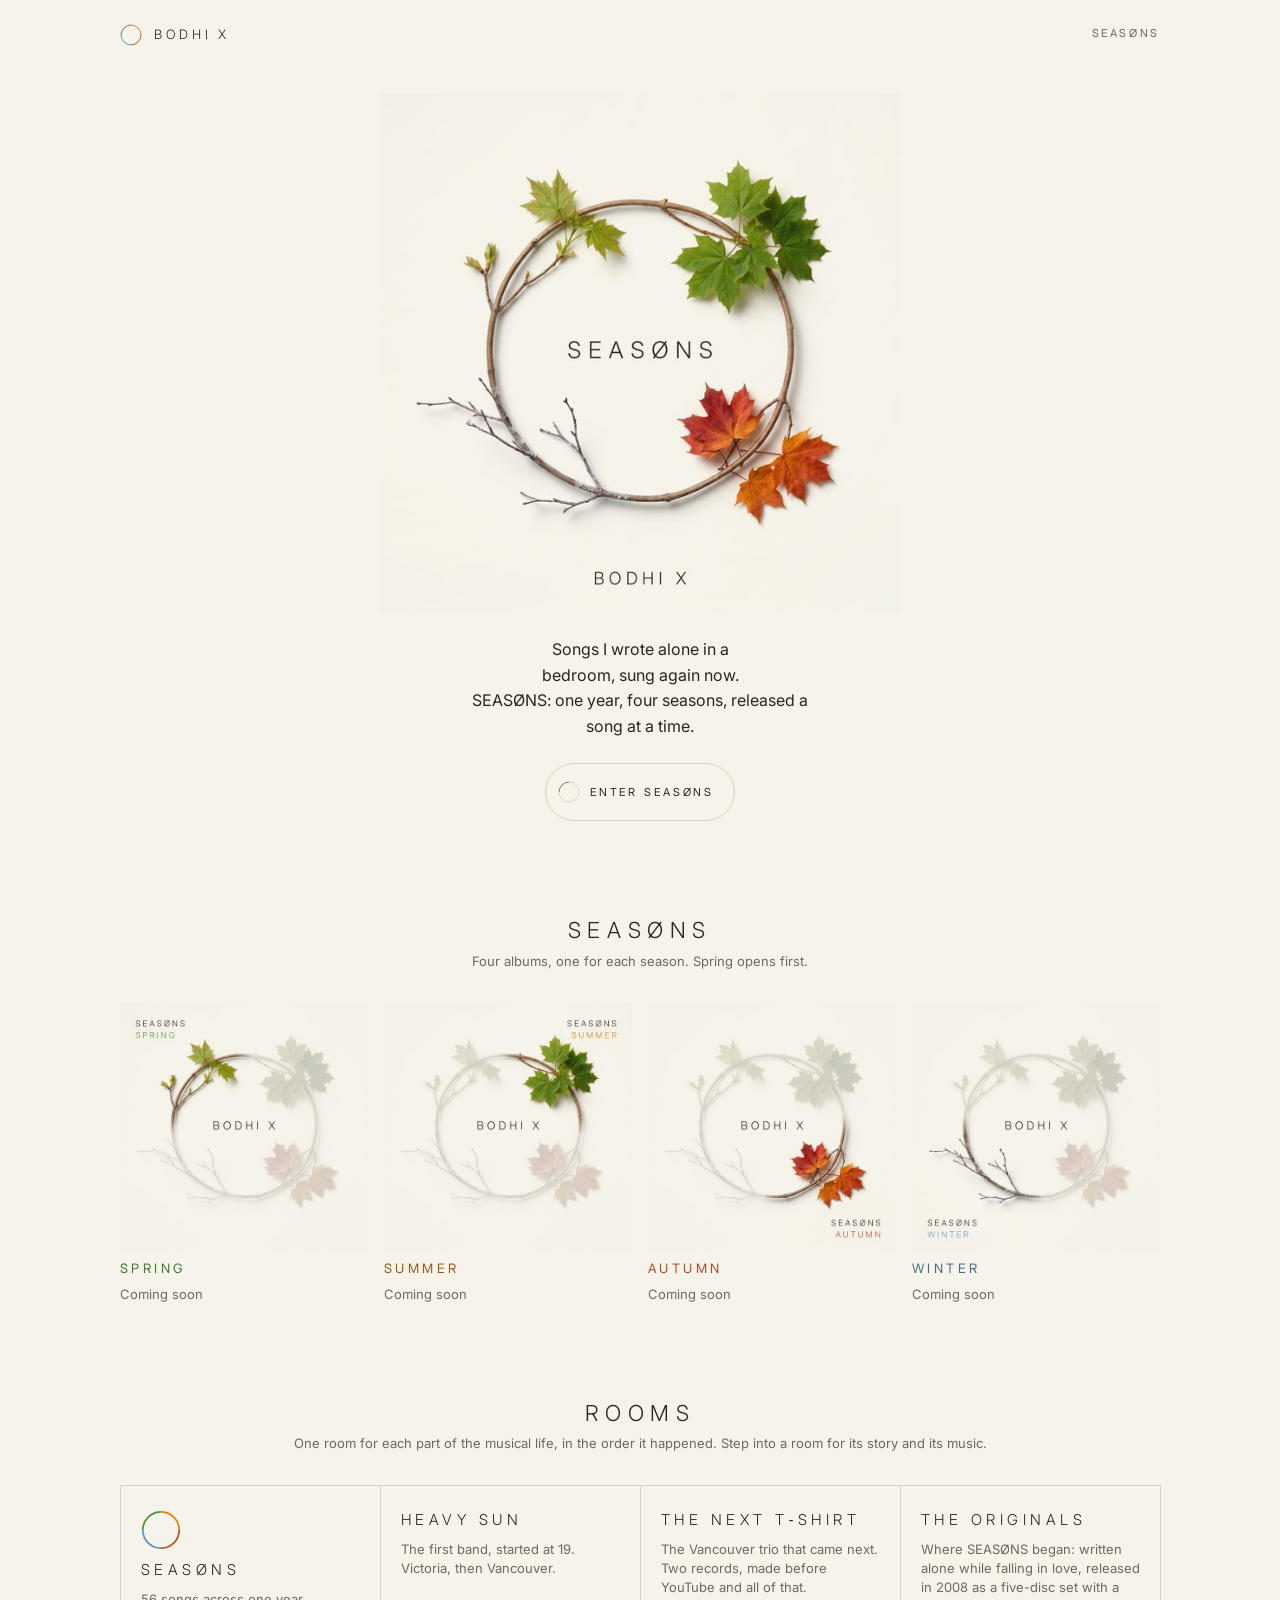
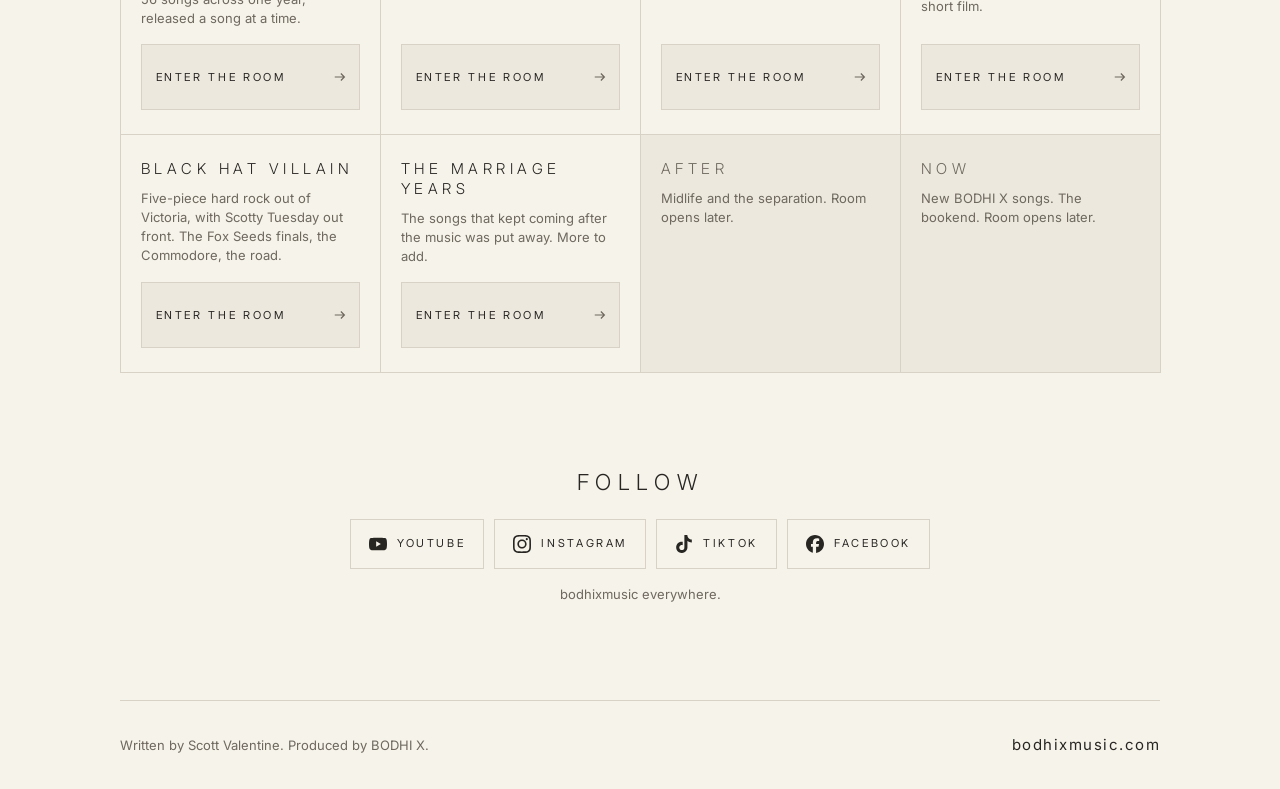
<file: index.html>
<!doctype html>
<html lang="en">
<head>
<meta charset="utf-8">
<meta name="viewport" content="width=device-width, initial-scale=1, viewport-fit=cover">
<title>BODHI X</title>
<meta name="description" content="Songs I wrote alone in a bedroom, sung again now. SEASØNS: one year, four seasons, released a song at a time.">
<link rel="canonical" href="https://bodhixmusic.com/">
<link rel="icon" type="image/svg+xml" href="/assets/marks/favicon.svg">
<link rel="apple-touch-icon" href="/assets/img/apple-touch-icon.png">
<meta name="theme-color" content="#F6F3EA">
<meta property="og:type" content="website">
<meta property="og:site_name" content="BODHI X">
<meta property="og:title" content="BODHI X">
<meta property="og:description" content="Songs I wrote alone in a bedroom, sung again now. SEASØNS: one year, four seasons, released a song at a time.">
<meta property="og:url" content="https://bodhixmusic.com/">
<meta property="og:image" content="https://bodhixmusic.com/assets/img/og-bodhixmusic-1200x630.jpg">
<meta property="og:image:width" content="1200">
<meta property="og:image:height" content="630">
<meta property="og:image:alt" content="The SEASØNS album cover: a branch bent into a circle carrying the year, with BODHI X below.">
<meta name="twitter:card" content="summary_large_image">
<link rel="preload" href="/assets/fonts/inter-variable-opsz-wght.woff2" as="font" type="font/woff2" crossorigin>
<link rel="stylesheet" href="/assets/tokens/tokens.css">
<link rel="stylesheet" href="/assets/css/bodhix.css">
<link rel="stylesheet" href="/assets/css/site.css">
<script src="/assets/js/dock.js" defer></script>
</head>
<body class="bx">
<svg class="icon-sprite" aria-hidden="true" style="position:absolute;width:0;height:0;overflow:hidden" xmlns="http://www.w3.org/2000/svg"><symbol id="i-bandcamp" viewBox="0 0 24 24"><path d="M0 18.75l7.437-13.5H24l-7.438 13.5H0z"/></symbol><symbol id="i-spotify" viewBox="0 0 24 24"><path d="M12 0C5.4 0 0 5.4 0 12s5.4 12 12 12 12-5.4 12-12S18.66 0 12 0zm5.521 17.34c-.24.359-.66.48-1.021.24-2.82-1.74-6.36-2.101-10.561-1.141-.418.122-.779-.179-.899-.539-.12-.421.18-.78.54-.9 4.56-1.021 8.52-.6 11.64 1.32.42.18.479.659.301 1.02zm1.44-3.3c-.301.42-.841.6-1.262.3-3.239-1.98-8.159-2.58-11.939-1.38-.479.12-1.02-.12-1.14-.6-.12-.48.12-1.021.6-1.141C9.6 9.9 15 10.561 18.72 12.84c.361.181.54.78.241 1.2zm.12-3.36C15.24 8.4 8.82 8.16 5.16 9.301c-.6.179-1.2-.181-1.38-.721-.18-.601.18-1.2.72-1.381 4.26-1.26 11.28-1.02 15.721 1.621.539.3.719 1.02.419 1.56-.299.421-1.02.599-1.559.3z"/></symbol><symbol id="i-youtube" viewBox="0 0 24 24"><path d="M23.498 6.186a3.016 3.016 0 0 0-2.122-2.136C19.505 3.545 12 3.545 12 3.545s-7.505 0-9.377.505A3.017 3.017 0 0 0 .502 6.186C0 8.07 0 12 0 12s0 3.93.502 5.814a3.016 3.016 0 0 0 2.122 2.136c1.871.505 9.376.505 9.376.505s7.505 0 9.377-.505a3.015 3.015 0 0 0 2.122-2.136C24 15.93 24 12 24 12s0-3.93-.502-5.814zM9.545 15.568V8.432L15.818 12l-6.273 3.568z"/></symbol><symbol id="i-instagram" viewBox="0 0 24 24"><path d="M7.0301.084c-1.2768.0602-2.1487.264-2.911.5634-.7888.3075-1.4575.72-2.1228 1.3877-.6652.6677-1.075 1.3368-1.3802 2.127-.2954.7638-.4956 1.6365-.552 2.914-.0564 1.2775-.0689 1.6882-.0626 4.947.0062 3.2586.0206 3.6671.0825 4.9473.061 1.2765.264 2.1482.5635 2.9107.308.7889.72 1.4573 1.388 2.1228.6679.6655 1.3365 1.0743 2.1285 1.38.7632.295 1.6361.4961 2.9134.552 1.2773.056 1.6884.069 4.9462.0627 3.2578-.0062 3.668-.0207 4.9478-.0814 1.28-.0607 2.147-.2652 2.9098-.5633.7889-.3086 1.4578-.72 2.1228-1.3881.665-.6682 1.0745-1.3378 1.3795-2.1284.2957-.7632.4966-1.636.552-2.9124.056-1.2809.0692-1.6898.063-4.948-.0063-3.2583-.021-3.6668-.0817-4.9465-.0607-1.2797-.264-2.1487-.5633-2.9117-.3084-.7889-.72-1.4568-1.3876-2.1228C21.2982 1.33 20.628.9208 19.8378.6165 19.074.321 18.2017.1197 16.9244.0645 15.6471.0093 15.236-.005 11.977.0014 8.718.0076 8.31.0215 7.0301.0839m.1402 21.6932c-1.17-.0509-1.8053-.2453-2.2287-.408-.5606-.216-.96-.4771-1.3819-.895-.422-.4178-.6811-.8186-.9-1.378-.1644-.4234-.3624-1.058-.4171-2.228-.0595-1.2645-.072-1.6442-.079-4.848-.007-3.2037.0053-3.583.0607-4.848.05-1.169.2456-1.805.408-2.2282.216-.5613.4762-.96.895-1.3816.4188-.4217.8184-.6814 1.3783-.9003.423-.1651 1.0575-.3614 2.227-.4171 1.2655-.06 1.6447-.072 4.848-.079 3.2033-.007 3.5835.005 4.8495.0608 1.169.0508 1.8053.2445 2.228.408.5608.216.96.4754 1.3816.895.4217.4194.6816.8176.9005 1.3787.1653.4217.3617 1.056.4169 2.2263.0602 1.2655.0739 1.645.0796 4.848.0058 3.203-.0055 3.5834-.061 4.848-.051 1.17-.245 1.8055-.408 2.2294-.216.5604-.4763.96-.8954 1.3814-.419.4215-.8181.6811-1.3783.9-.4224.1649-1.0577.3617-2.2262.4174-1.2656.0595-1.6448.072-4.8493.079-3.2045.007-3.5825-.006-4.848-.0608M16.953 5.5864A1.44 1.44 0 1 0 18.39 4.144a1.44 1.44 0 0 0-1.437 1.4424M5.8385 12.012c.0067 3.4032 2.7706 6.1557 6.173 6.1493 3.4026-.0065 6.157-2.7701 6.1506-6.1733-.0065-3.4032-2.771-6.1565-6.174-6.1498-3.403.0067-6.156 2.771-6.1496 6.1738M8 12.0077a4 4 0 1 1 4.008 3.9921A3.9996 3.9996 0 0 1 8 12.0077"/></symbol><symbol id="i-tiktok" viewBox="0 0 24 24"><path d="M12.525.02c1.31-.02 2.61-.01 3.91-.02.08 1.53.63 3.09 1.75 4.17 1.12 1.11 2.7 1.62 4.24 1.79v4.03c-1.44-.05-2.89-.35-4.2-.97-.57-.26-1.1-.59-1.62-.93-.01 2.92.01 5.84-.02 8.75-.08 1.4-.54 2.79-1.35 3.94-1.31 1.92-3.58 3.17-5.91 3.21-1.43.08-2.86-.31-4.08-1.03-2.02-1.19-3.44-3.37-3.65-5.71-.02-.5-.03-1-.01-1.49.18-1.9 1.12-3.72 2.58-4.96 1.66-1.44 3.98-2.13 6.15-1.72.02 1.48-.04 2.96-.04 4.44-.99-.32-2.15-.23-3.02.37-.63.41-1.11 1.04-1.36 1.75-.21.51-.15 1.07-.14 1.61.24 1.64 1.82 3.02 3.5 2.87 1.12-.01 2.19-.66 2.77-1.61.19-.33.4-.67.41-1.06.1-1.79.06-3.57.07-5.36.01-4.03-.01-8.05.02-12.07z"/></symbol><symbol id="i-facebook" viewBox="0 0 24 24"><path d="M9.101 23.691v-7.98H6.627v-3.667h2.474v-1.58c0-4.085 1.848-5.978 5.858-5.978.401 0 .955.042 1.468.103a8.68 8.68 0 0 1 1.141.195v3.325a8.623 8.623 0 0 0-.653-.036 26.805 26.805 0 0 0-.733-.009c-.707 0-1.259.096-1.675.309a1.686 1.686 0 0 0-.679.622c-.258.42-.374.995-.374 1.752v1.297h3.919l-.386 2.103-.287 1.564h-3.246v8.245C19.396 23.238 24 18.179 24 12.044c0-6.627-5.373-12-12-12s-12 5.373-12 12c0 5.628 3.874 10.35 9.101 11.647Z"/></symbol><symbol id="i-applemusic" viewBox="0 0 24 24"><path d="M23.994 6.124a9.23 9.23 0 00-.24-2.19c-.317-1.31-1.062-2.31-2.18-3.043a5.022 5.022 0 00-1.877-.726 10.496 10.496 0 00-1.564-.15c-.04-.003-.083-.01-.124-.013H5.986c-.152.01-.303.017-.455.026-.747.043-1.49.123-2.193.4-1.336.53-2.3 1.452-2.865 2.78-.192.448-.292.925-.363 1.408-.056.392-.088.785-.1 1.18 0 .032-.007.062-.01.093v12.223c.01.14.017.283.027.424.05.815.154 1.624.497 2.373.65 1.42 1.738 2.353 3.234 2.801.42.127.856.187 1.293.228.555.053 1.11.06 1.667.06h11.03a12.5 12.5 0 001.57-.1c.822-.106 1.596-.35 2.295-.81a5.046 5.046 0 001.88-2.207c.186-.42.293-.87.37-1.324.113-.675.138-1.358.137-2.04-.002-3.8 0-7.595-.003-11.393zm-6.423 3.99v5.712c0 .417-.058.827-.244 1.206-.29.59-.76.962-1.388 1.14-.35.1-.706.157-1.07.173-.95.045-1.773-.6-1.943-1.536a1.88 1.88 0 011.038-2.022c.323-.16.67-.25 1.018-.324.378-.082.758-.153 1.134-.24.274-.063.457-.23.51-.516a.904.904 0 00.02-.193c0-1.815 0-3.63-.002-5.443a.725.725 0 00-.026-.185c-.04-.15-.15-.243-.304-.234-.16.01-.318.035-.475.066-.76.15-1.52.303-2.28.456l-2.325.47-1.374.278c-.016.003-.032.01-.048.013-.277.077-.377.203-.39.49-.002.042 0 .086 0 .13-.002 2.602 0 5.204-.003 7.805 0 .42-.047.836-.215 1.227-.278.64-.77 1.04-1.434 1.233-.35.1-.71.16-1.075.172-.96.036-1.755-.6-1.92-1.544-.14-.812.23-1.685 1.154-2.075.357-.15.73-.232 1.108-.31.287-.06.575-.116.86-.177.383-.083.583-.323.6-.714v-.15c0-2.96 0-5.922.002-8.882 0-.123.013-.25.042-.37.07-.285.273-.448.546-.518.255-.066.515-.112.774-.165.733-.15 1.466-.296 2.2-.444l2.27-.46c.67-.134 1.34-.27 2.01-.403.22-.043.442-.088.663-.106.31-.025.523.17.554.482.008.073.012.148.012.223.002 1.91.002 3.822 0 5.732z"/></symbol></svg>
<header class="site-head">
  <a class="home" href="/" aria-label="BODHI X, home"><img src="/assets/marks/ring-year.svg" alt="" width="22" height="22"><span class="bx-caps">BODHI X</span></a>
  <nav aria-label="Main"><a class="bx-tb" href="/seasons/">SEASØNS</a></nav>
</header>

<main>
  <section class="hero" aria-labelledby="hero-title">
    <h1 id="hero-title" class="visually-hidden">BODHI X: SEASØNS</h1>
    <a class="cover" href="/seasons/">
      <img src="/assets/img/seasons-complete-cover-1200.jpg" srcset="/assets/img/seasons-complete-cover-600.jpg 600w, /assets/img/seasons-complete-cover-1200.jpg 1200w" sizes="(min-width: 640px) 520px, 92vw" width="1200" height="1200" alt="The SEASØNS album cover: a real branch bent into a circle, carrying the year from spring buds to bare winter twigs, with SEASØNS in the open centre and BODHI X below.">
    </a>
    <p class="bio">Songs I wrote alone in a bedroom, sung again now.<br>SEASØNS: one year, four seasons, released a song at a time.</p>
    <a class="bx-seed enter" href="/seasons/"><img src="/assets/marks/ring-spring.svg" alt="" width="22" height="22"><span>Enter SEASØNS</span></a>
    <!-- Pre-save: set href to the Watch You Grow HyperFollow link and remove "hidden" (by Dec 17). On release day change the label to "Listen to Watch You Grow". -->
    <p class="presave-wrap" data-presave hidden><a class="bx-seed presave" href="" target="_blank" rel="noopener"><img src="/assets/marks/ring-spring.svg" alt="" width="22" height="22"><span>Pre-save Watch You Grow</span></a></p>
  </section>

  <section class="seasons" aria-labelledby="seasons-title">
    <h2 id="seasons-title" class="bx-caps section-title">SEASØNS</h2>
    <p class="bx-note lead">Four albums, one for each season. Spring opens first.</p>
    <ul class="season-grid">
      <li><img src="/assets/img/seasons-spring-cover-600.jpg" width="600" height="600" loading="lazy" alt="SEASØNS: Spring cover, the spring quarter of the branch in colour."><span class="bx-caps bx-label bx-spring">Spring</span><span class="bx-note">Coming soon</span></li>
      <li><img src="/assets/img/seasons-summer-cover-600.jpg" width="600" height="600" loading="lazy" alt="SEASØNS: Summer cover, the summer quarter of the branch in colour."><span class="bx-caps bx-label bx-summer">Summer</span><span class="bx-note">Coming soon</span></li>
      <li><img src="/assets/img/seasons-autumn-cover-600.jpg" width="600" height="600" loading="lazy" alt="SEASØNS: Autumn cover, the autumn quarter of the branch in colour."><span class="bx-caps bx-label bx-autumn">Autumn</span><span class="bx-note">Coming soon</span></li>
      <li><img src="/assets/img/seasons-winter-cover-600.jpg" width="600" height="600" loading="lazy" alt="SEASØNS: Winter cover, the winter quarter of the branch in colour."><span class="bx-caps bx-label bx-winter">Winter</span><span class="bx-note">Coming soon</span></li>
    </ul>
  </section>

  <section class="eras-wrap" aria-labelledby="eras-title">
    <h2 id="eras-title" class="bx-caps section-title">Rooms</h2>
    <p class="bx-note lead">One room for each part of the musical life, in the order it happened. Step into a room for its story and its music.</p>
    <div class="bx-eras">
      <a class="bx-era open" href="/seasons/"><img class="mark" src="/assets/marks/ring-year.svg" alt="" width="40" height="40"><span class="bx-caps bx-title">SEASØNS</span><span class="bx-note">56 songs across one year, released a song at a time.</span><span class="era-links"><span class="room-link enter"><span class="rl-text"><span class="rl-label">Enter the room</span></span><svg class="go" aria-hidden="true" focusable="false" viewBox="0 0 16 16"><path d="M2 8h11M9 4l4 4-4 4" fill="none" stroke="currentColor" stroke-width="1.4"/></svg></span></span></a>
      <a class="bx-era open" href="/heavy-sun/"><span class="bx-caps bx-title">Heavy Sun</span><span class="bx-note">The first band, started at 19. Victoria, then Vancouver.</span><span class="era-links"><span class="room-link enter"><span class="rl-text"><span class="rl-label">Enter the room</span></span><svg class="go" aria-hidden="true" focusable="false" viewBox="0 0 16 16"><path d="M2 8h11M9 4l4 4-4 4" fill="none" stroke="currentColor" stroke-width="1.4"/></svg></span></span></a>
      <a class="bx-era open" href="/the-next-t-shirt/"><span class="bx-caps bx-title">The Next T&#8209;Shirt</span><span class="bx-note">The Vancouver trio that came next. Two records, made before YouTube and all of that.</span><span class="era-links"><span class="room-link enter"><span class="rl-text"><span class="rl-label">Enter the room</span></span><svg class="go" aria-hidden="true" focusable="false" viewBox="0 0 16 16"><path d="M2 8h11M9 4l4 4-4 4" fill="none" stroke="currentColor" stroke-width="1.4"/></svg></span></span></a>
      <a class="bx-era open" href="/the-originals/"><span class="bx-caps bx-title">The originals</span><span class="bx-note">Where SEASØNS began: written alone while falling in love, released in 2008 as a five-disc set with a short film.</span><span class="era-links"><span class="room-link enter"><span class="rl-text"><span class="rl-label">Enter the room</span></span><svg class="go" aria-hidden="true" focusable="false" viewBox="0 0 16 16"><path d="M2 8h11M9 4l4 4-4 4" fill="none" stroke="currentColor" stroke-width="1.4"/></svg></span></span></a>
      <a class="bx-era open" href="/black-hat-villain/"><span class="bx-caps bx-title">Black Hat Villain</span><span class="bx-note">Five-piece hard rock out of Victoria, with Scotty Tuesday out front. The Fox Seeds finals, the Commodore, the road.</span><span class="era-links"><span class="room-link enter"><span class="rl-text"><span class="rl-label">Enter the room</span></span><svg class="go" aria-hidden="true" focusable="false" viewBox="0 0 16 16"><path d="M2 8h11M9 4l4 4-4 4" fill="none" stroke="currentColor" stroke-width="1.4"/></svg></span></span></a>
      <a class="bx-era open" href="/the-marriage-years/"><span class="bx-caps bx-title">The marriage years</span><span class="bx-note">The songs that kept coming after the music was put away. More to add.</span><span class="era-links"><span class="room-link enter"><span class="rl-text"><span class="rl-label">Enter the room</span></span><svg class="go" aria-hidden="true" focusable="false" viewBox="0 0 16 16"><path d="M2 8h11M9 4l4 4-4 4" fill="none" stroke="currentColor" stroke-width="1.4"/></svg></span></span></a>
      <div class="bx-era closed"><span class="bx-caps bx-title">After</span><span class="bx-note">Midlife and the separation. Room opens later.</span></div>
      <div class="bx-era closed"><span class="bx-caps bx-title">Now</span><span class="bx-note">New BODHI X songs. The bookend. Room opens later.</span></div>
    </div>
  </section>

  <!-- Mailing list: a spot is kept here for later. No sign-up form yet. -->

  <section class="follow" aria-labelledby="follow-title">
    <h2 id="follow-title" class="bx-caps section-title">Follow</h2>
    <ul class="links follow-links">
      <li><a class="follow-link" href="https://www.youtube.com/@bodhixmusic" rel="me noopener" target="_blank"><svg class="ico" aria-hidden="true" focusable="false"><use href="#i-youtube"/></svg><span>YouTube</span></a></li>
      <li><a class="follow-link" href="https://www.instagram.com/bodhixmusic" rel="me noopener" target="_blank"><svg class="ico" aria-hidden="true" focusable="false"><use href="#i-instagram"/></svg><span>Instagram</span></a></li>
      <li><a class="follow-link" href="https://www.tiktok.com/@bodhixmusic" rel="me noopener" target="_blank"><svg class="ico" aria-hidden="true" focusable="false"><use href="#i-tiktok"/></svg><span>TikTok</span></a></li>
      <li><a class="follow-link" href="https://www.facebook.com/bodhixmusic" rel="me noopener" target="_blank"><svg class="ico" aria-hidden="true" focusable="false"><use href="#i-facebook"/></svg><span>Facebook</span></a></li>
    </ul>
    <p class="bx-note">bodhixmusic everywhere.</p>
  </section>
</main>

<footer class="site-foot">
  <p class="bx-note">Written by Scott Valentine. Produced by BODHI X.</p>
  <p class="bx-domain">bodhixmusic.com</p>
</footer>
</body>
</html>
</file>
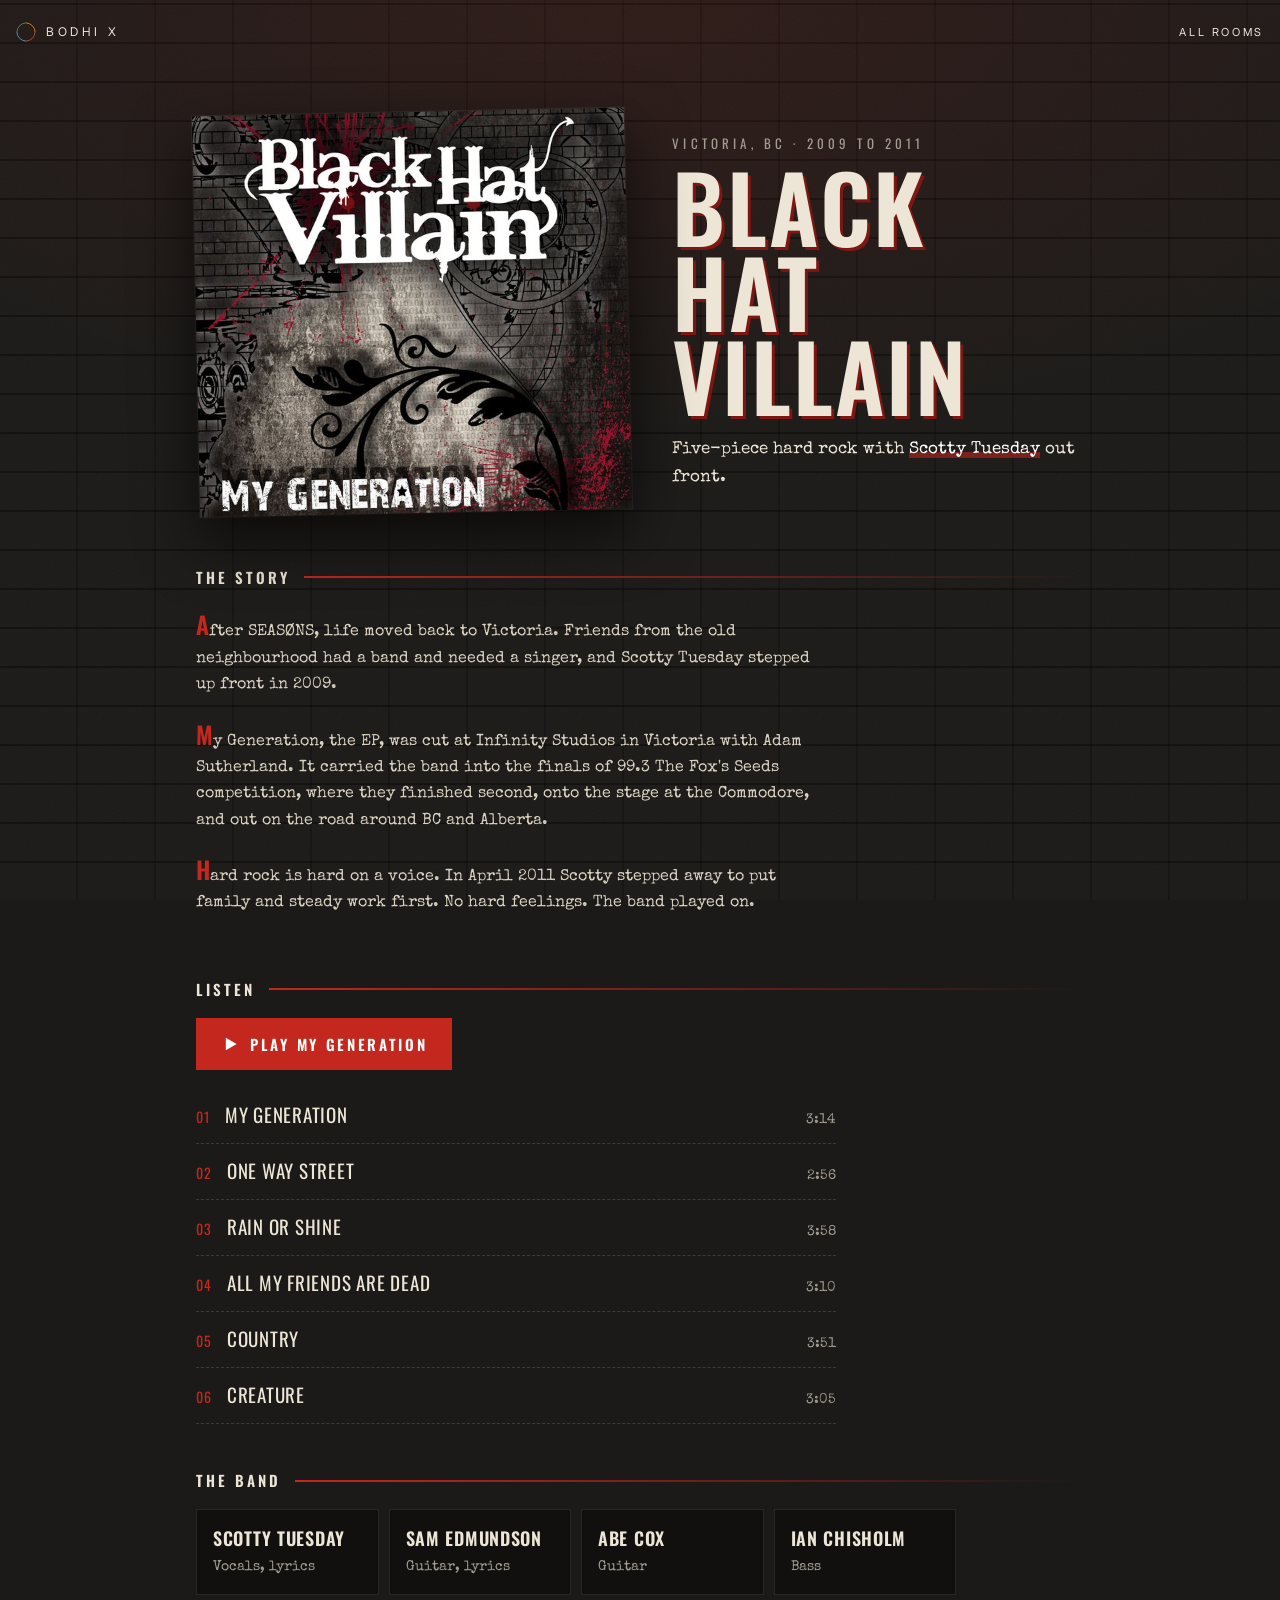
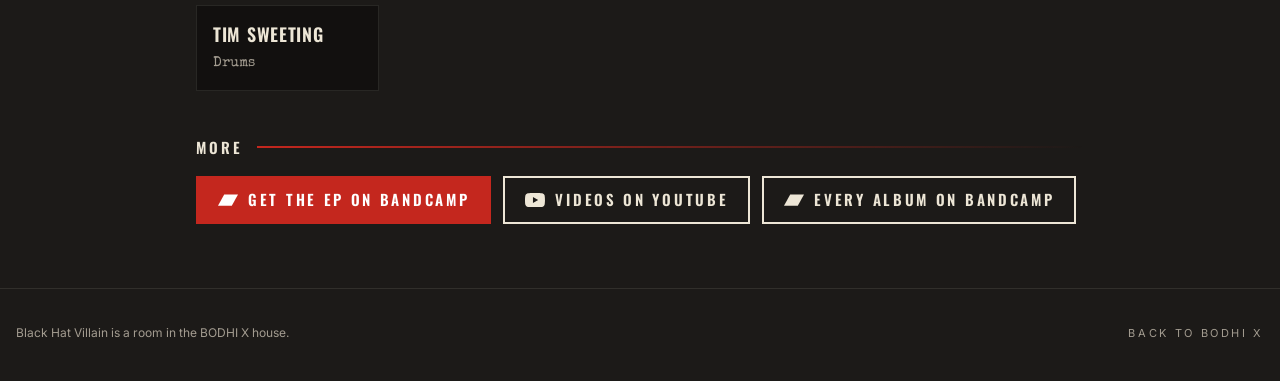
<file: black-hat-villain/index.html>
<!doctype html>
<html lang="en">
<head>
<meta charset="utf-8">
<meta name="viewport" content="width=device-width, initial-scale=1, viewport-fit=cover">
<title>Black Hat Villain | BODHI X</title>
<meta name="description" content="Black Hat Villain: five-piece hard rock out of Victoria, BC, with Scotty Tuesday out front. The My Generation EP, the Fox Seeds finals, the Commodore.">
<link rel="canonical" href="https://bodhixmusic.com/black-hat-villain/">
<link rel="icon" type="image/svg+xml" href="/assets/marks/favicon.svg">
<link rel="apple-touch-icon" href="/assets/img/apple-touch-icon.png">
<meta name="theme-color" content="#121110">
<meta property="og:type" content="website">
<meta property="og:site_name" content="BODHI X">
<meta property="og:title" content="Black Hat Villain | BODHI X">
<meta property="og:description" content="Five-piece hard rock out of Victoria, BC. The My Generation EP, the Fox Seeds finals, the Commodore.">
<meta property="og:url" content="https://bodhixmusic.com/black-hat-villain/">
<meta property="og:image" content="https://bodhixmusic.com/assets/rooms/black-hat-villain/og-black-hat-villain.jpg">
<meta property="og:image:width" content="1200">
<meta property="og:image:height" content="630">
<meta property="og:image:alt" content="The cover of My Generation by Black Hat Villain: white lettering over a dark brick wall with red splatter and black flourishes.">
<meta name="twitter:card" content="summary_large_image">
<link rel="preload" href="/assets/rooms/black-hat-villain/oswald-latin-600-normal.woff2" as="font" type="font/woff2" crossorigin>
<link rel="stylesheet" href="/assets/tokens/tokens.css">
<link rel="stylesheet" href="/assets/css/bodhix.css">
<script src="/assets/js/dock.js" defer></script>
<style>
@font-face{font-family:"Oswald";src:url("/assets/rooms/black-hat-villain/oswald-latin-400-normal.woff2") format("woff2");font-weight:400;font-display:swap}
@font-face{font-family:"Oswald";src:url("/assets/rooms/black-hat-villain/oswald-latin-600-normal.woff2") format("woff2");font-weight:600;font-display:swap}
@font-face{font-family:"Special Elite";src:url("/assets/rooms/black-hat-villain/special-elite-latin-400-normal.woff2") format("woff2");font-weight:400;font-display:swap}

:root{
  --bhv-black:#121110;
  --bhv-wall:#1C1A18;
  --bhv-ash:#2A2724;
  --bhv-bone:#EDE6D6;
  --bhv-smoke:#A39C90;
  --bhv-blood:#C4271E;
  --bhv-blood-deep:#7E1712;
  --gutter:max(16px,env(safe-area-inset-left,0px));
}
*{box-sizing:border-box}
html{background:var(--bhv-black)}
body{margin:0;min-height:100vh;color:var(--bhv-bone);font-family:"Special Elite","Courier New",monospace;font-size:16px;line-height:1.65;
  background:
    radial-gradient(120% 80% at 50% 0%,rgba(196,39,30,.10),transparent 60%),
    repeating-linear-gradient(0deg,transparent 0 37px,rgba(0,0,0,.35) 37px 39px),
    repeating-linear-gradient(90deg,transparent 0 76px,rgba(0,0,0,.22) 76px 78px),
    var(--bhv-wall);
  background-attachment:fixed;-webkit-font-smoothing:antialiased}
body::before{content:"";position:fixed;inset:0;pointer-events:none;z-index:0;opacity:.22;mix-blend-mode:overlay;
  background-image:url("data:image/svg+xml,%3Csvg xmlns='http://www.w3.org/2000/svg' width='240' height='240'%3E%3Cfilter id='n'%3E%3CfeTurbulence type='fractalNoise' baseFrequency='.9' numOctaves='3' stitchTiles='stitch'/%3E%3CfeColorMatrix values='0 0 0 0 1 0 0 0 0 1 0 0 0 0 1 0 0 0 .9 0'/%3E%3C/filter%3E%3Crect width='100%25' height='100%25' filter='url(%23n)'/%3E%3C/svg%3E")}
a{color:inherit}
.wrap{position:relative;z-index:1;max-width:920px;margin:0 auto;padding:0 var(--gutter)}

/* BODHI X spine strip: the way home, same on every page */
.spine{position:relative;z-index:2;display:flex;justify-content:space-between;align-items:center;padding:calc(env(safe-area-inset-top,0px) + 10px) var(--gutter) 10px;font-family:"Inter",system-ui,sans-serif}
.spine a{display:inline-flex;align-items:center;gap:10px;min-height:44px;text-decoration:none;color:var(--bhv-bone);font-size:11px;letter-spacing:.24em;text-transform:uppercase;font-variation-settings:"opsz" 32}
.spine a:hover,.spine a:focus-visible{color:#fff}
.spine .home span{font-size:12px;letter-spacing:.30em}
.spine img{display:block}

/* hero */
.hero{display:grid;gap:28px;align-items:center;padding:28px 0 8px}
@media (min-width:760px){.hero{grid-template-columns:minmax(0,1.05fr) minmax(0,1fr);gap:44px;padding-top:48px}}
.cover{margin:0;position:relative}
.cover img{display:block;width:100%;height:auto;box-shadow:0 24px 60px rgba(0,0,0,.65),0 0 0 1px rgba(237,230,214,.08);transform:rotate(-1.2deg)}
.cover figcaption{position:absolute;right:-6px;bottom:-14px;transform:rotate(2deg);background:var(--bhv-blood);color:#fff;font-family:"Oswald",sans-serif;font-weight:600;font-size:13px;letter-spacing:.18em;text-transform:uppercase;padding:6px 12px;box-shadow:0 6px 16px rgba(0,0,0,.5)}
.kicker{font-family:"Oswald",sans-serif;font-weight:400;font-size:13px;letter-spacing:.32em;text-transform:uppercase;color:var(--bhv-smoke);margin:0 0 10px}
h1{font-family:"Oswald",sans-serif;font-weight:600;text-transform:uppercase;font-size:clamp(46px,11vw,92px);line-height:.92;letter-spacing:.02em;margin:0;color:var(--bhv-bone);text-shadow:3px 3px 0 var(--bhv-blood-deep)}
.lede{font-size:17px;margin:18px 0 0;color:var(--bhv-bone)}
.lede strong{font-weight:400;color:#fff;background:linear-gradient(transparent 62%,rgba(196,39,30,.55) 62%)}

/* sections */
section{padding:44px 0 0}
h2{font-family:"Oswald",sans-serif;font-weight:600;text-transform:uppercase;letter-spacing:.2em;font-size:15px;margin:0 0 16px;color:var(--bhv-bone);display:flex;align-items:center;gap:14px}
h2::after{content:"";flex:1;height:2px;background:linear-gradient(90deg,var(--bhv-blood),transparent)}
.story p{margin:0 0 16px;max-width:62ch;color:#D9D1C1}
.story p:first-letter{font-family:"Oswald",sans-serif;font-weight:600;font-size:1.5em;color:var(--bhv-blood)}

.listen .player{border:0;width:100%;max-width:640px;height:120px;display:block;background:var(--bhv-ash)}
.tracks{list-style:none;margin:0;padding:0;max-width:640px;counter-reset:t}
.tracks li{counter-increment:t;display:flex;align-items:baseline;gap:14px;padding:11px 0;border-bottom:1px dashed rgba(237,230,214,.16)}
.tracks li::before{content:counter(t,decimal-leading-zero);font-family:"Oswald",sans-serif;color:var(--bhv-blood);font-size:14px;letter-spacing:.1em;min-width:2ch}
.tracks .t{flex:1;font-family:"Oswald",sans-serif;font-weight:400;font-size:19px;letter-spacing:.04em;text-transform:uppercase}
.tracks .d{color:var(--bhv-smoke);font-size:14px}
.note{color:var(--bhv-smoke);font-size:14px;margin:14px 0 0;max-width:62ch}

.lineup{display:grid;grid-template-columns:repeat(auto-fit,minmax(min(170px,100%),1fr));gap:10px;max-width:760px;margin:0;padding:0;list-style:none}
.lineup li{background:rgba(0,0,0,.35);border:1px solid rgba(237,230,214,.1);padding:14px 16px}
.lineup b{display:block;font-family:"Oswald",sans-serif;font-weight:600;font-size:18px;letter-spacing:.04em;text-transform:uppercase;color:var(--bhv-bone)}
.lineup span{color:var(--bhv-smoke);font-size:14px}

.go{display:flex;flex-wrap:wrap;gap:12px}
.go a{display:inline-flex;align-items:center;gap:10px;min-height:48px;padding:0 20px;text-decoration:none;font-family:"Oswald",sans-serif;font-weight:600;font-size:15px;letter-spacing:.18em;text-transform:uppercase;border:2px solid var(--bhv-bone);color:var(--bhv-bone);transition:background .2s,color .2s,border-color .2s}
.go .ico{width:20px;height:20px;fill:currentColor;flex:none}
.go button{display:inline-flex;align-items:center;gap:10px;min-height:52px;padding:0 22px;font-family:"Oswald",sans-serif;font-weight:600;font-size:15px;letter-spacing:.18em;text-transform:uppercase;border:2px solid var(--bhv-blood);background:var(--bhv-blood);color:#fff;cursor:pointer}
.go button.is-loaded{background:transparent;color:var(--bhv-bone);border-color:var(--bhv-bone)}
.play-row{margin:0 0 18px}
h1[tabindex="-1"]:focus{outline:none}
.go a.hot{background:var(--bhv-blood);border-color:var(--bhv-blood);color:#fff}
.go a:hover,.go a:focus-visible{background:var(--bhv-bone);border-color:var(--bhv-bone);color:var(--bhv-black)}
a:focus-visible{outline:2px solid var(--bhv-blood);outline-offset:3px}

.foot{position:relative;z-index:1;margin-top:64px;padding:22px var(--gutter) calc(env(safe-area-inset-bottom,0px) + 26px);border-top:1px solid rgba(237,230,214,.1);display:flex;flex-wrap:wrap;gap:8px 24px;justify-content:space-between;align-items:center;font-family:"Inter",system-ui,sans-serif;font-size:12px;color:var(--bhv-smoke)}
.foot a{text-decoration:none;letter-spacing:.24em;text-transform:uppercase;font-size:11px;min-height:44px;display:inline-flex;align-items:center}
.foot a:hover{color:var(--bhv-bone)}
@media (prefers-reduced-motion:reduce){*{transition:none!important}}
</style>
</head>
<body>
<svg class="icon-sprite" aria-hidden="true" style="position:absolute;width:0;height:0;overflow:hidden" xmlns="http://www.w3.org/2000/svg"><symbol id="i-bandcamp" viewBox="0 0 24 24"><path d="M0 18.75l7.437-13.5H24l-7.438 13.5H0z"/></symbol><symbol id="i-youtube" viewBox="0 0 24 24"><path d="M23.498 6.186a3.016 3.016 0 0 0-2.122-2.136C19.505 3.545 12 3.545 12 3.545s-7.505 0-9.377.505A3.017 3.017 0 0 0 .502 6.186C0 8.07 0 12 0 12s0 3.93.502 5.814a3.016 3.016 0 0 0 2.122 2.136c1.871.505 9.376.505 9.376.505s7.505 0 9.377-.505a3.015 3.015 0 0 0 2.122-2.136C24 15.93 24 12 24 12s0-3.93-.502-5.814zM9.545 15.568V8.432L15.818 12l-6.273 3.568z"/></symbol></svg>
<header class="spine">
  <a class="home" href="/" aria-label="BODHI X home"><img src="/assets/marks/ring-year.svg" alt="" width="20" height="20"><span>BODHI X</span></a>
  <a href="/#eras-title">All rooms</a>
</header>

<main class="wrap">
  <div class="hero">
    <figure class="cover">
      <img src="/assets/rooms/black-hat-villain/my-generation-1200.jpg" srcset="/assets/rooms/black-hat-villain/my-generation-600.jpg 600w, /assets/rooms/black-hat-villain/my-generation-1200.jpg 1200w" sizes="(min-width:760px) 460px, 92vw" width="1200" height="1112" alt="The cover of My Generation: Black Hat Villain in white lettering over a dark brick wall, red splatter and black flourishes.">
    </figure>
    <div>
      <p class="kicker">Victoria, BC · 2009 to 2011</p>
      <h1>Black Hat Villain</h1>
      <p class="lede">Five-piece hard rock with <strong>Scotty Tuesday</strong> out front.</p>
    </div>
  </div>

  <section class="story" aria-labelledby="story-h">
    <h2 id="story-h">The story</h2>
    <p>After SEASØNS, life moved back to Victoria. Friends from the old neighbourhood had a band and needed a singer, and Scotty Tuesday stepped up front in 2009.</p>
    <p>My Generation, the EP, was cut at Infinity Studios in Victoria with Adam Sutherland. It carried the band into the finals of 99.3 The Fox's Seeds competition, where they finished second, onto the stage at the Commodore, and out on the road around BC and Alberta.</p>
    <p>Hard rock is hard on a voice. In April 2011 Scotty stepped away to put family and steady work first. No hard feelings. The band played on.</p>
  </section>

  <section class="listen" aria-labelledby="listen-h">
    <h2 id="listen-h">Listen</h2>
    <div class="go play-row"><button type="button" class="hot play-album" data-album="2894257248" data-title="My Generation" data-room="Black Hat Villain" data-room-href="/black-hat-villain/" data-cover="/assets/rooms/black-hat-villain/my-generation-600.jpg"><svg class="ico" aria-hidden="true" focusable="false" viewBox="0 0 24 24"><path d="M7 4.5v15l13-7.5z" fill="currentColor"/></svg><span class="pa-label">Play My Generation</span></button></div>
    <ol class="tracks" aria-label="My Generation track list">
      <li><span class="t">My Generation</span><span class="d">3:14</span></li>
      <li><span class="t">One Way Street</span><span class="d">2:56</span></li>
      <li><span class="t">Rain or Shine</span><span class="d">3:58</span></li>
      <li><span class="t">All My Friends Are Dead</span><span class="d">3:10</span></li>
      <li><span class="t">Country</span><span class="d">3:51</span></li>
      <li><span class="t">Creature</span><span class="d">3:05</span></li>
    </ol>
  </section>

  <section aria-labelledby="band-h">
    <h2 id="band-h">The band</h2>
    <ul class="lineup">
      <li><b>Scotty Tuesday</b><span>Vocals, lyrics</span></li>
      <li><b>Sam Edmundson</b><span>Guitar, lyrics</span></li>
      <li><b>Abe Cox</b><span>Guitar</span></li>
      <li><b>Ian Chisholm</b><span>Bass</span></li>
      <li><b>Tim Sweeting</b><span>Drums</span></li>
    </ul>
  </section>

  <section aria-labelledby="more-h">
    <h2 id="more-h">More</h2>
    <div class="go">
      <a class="hot" href="https://scottytuesday.bandcamp.com/album/my-generation" target="_blank" rel="me noopener"><svg class="ico" aria-hidden="true" focusable="false"><use href="#i-bandcamp"/></svg>Get the EP on Bandcamp</a>
      <a href="https://www.youtube.com/@TheBlackHatNation" target="_blank" rel="me noopener"><svg class="ico" aria-hidden="true" focusable="false"><use href="#i-youtube"/></svg>Videos on YouTube</a>
      <a href="https://scottytuesday.bandcamp.com" target="_blank" rel="me noopener"><svg class="ico" aria-hidden="true" focusable="false"><use href="#i-bandcamp"/></svg>Every album on Bandcamp</a>
    </div>
  </section>
</main>

<footer class="foot">
  <span>Black Hat Villain is a room in the BODHI X house.</span>
  <a href="/">Back to BODHI X</a>
</footer>
</body>
</html>
</file>
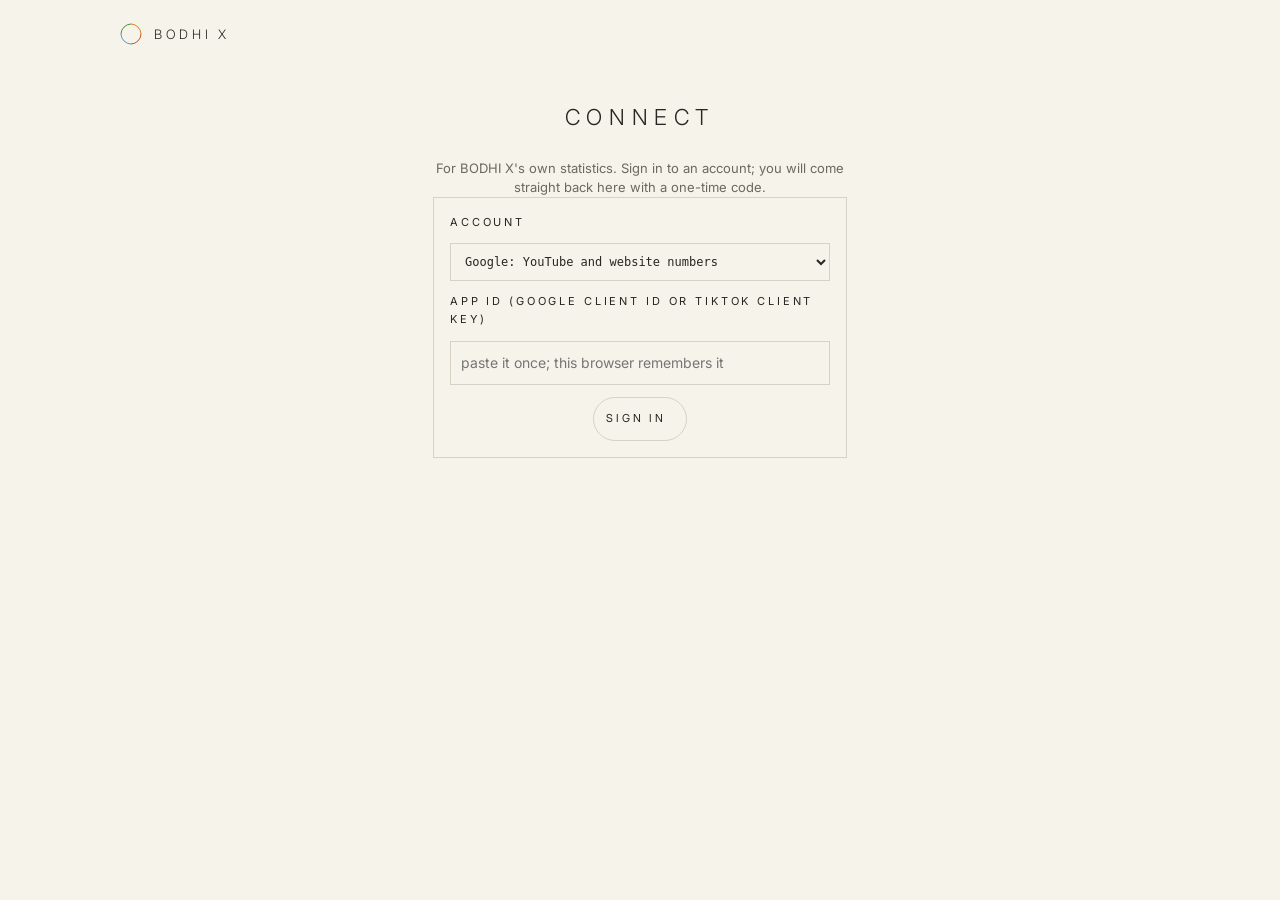
<file: connect/index.html>
<!doctype html>
<html lang="en">
<head>
<meta charset="utf-8">
<meta name="viewport" content="width=device-width, initial-scale=1, viewport-fit=cover">
<title>Connect | BODHI X</title>
<meta name="robots" content="noindex, nofollow">
<meta name="referrer" content="no-referrer">
<link rel="icon" type="image/svg+xml" href="/assets/marks/favicon.svg">
<link rel="stylesheet" href="/assets/tokens/tokens.css">
<link rel="stylesheet" href="/assets/css/bodhix.css">
<link rel="stylesheet" href="/assets/css/site.css">
<style>
.wrap{max-width:46ch;margin:0 auto;display:grid;gap:var(--space-5);padding:var(--space-6) 0 var(--space-9);text-align:center}
.wrap h1{margin:0;font-size:22px;letter-spacing:.30em;font-weight:300}
.wrap p{margin:0}
.box{display:grid;gap:var(--space-3);text-align:left;border:1px solid var(--ghost);padding:var(--space-4)}
.box label{font-size:11px;letter-spacing:.26em;text-transform:uppercase}
.box input,.code{width:100%;box-sizing:border-box;font:inherit;font-size:14px;padding:10px;border:1px solid var(--ghost);background:var(--paper);color:var(--ink)}
.code{font-family:ui-monospace,Menlo,monospace;font-size:12px;word-break:break-all;min-height:60px}
.row{display:flex;gap:var(--space-3);flex-wrap:wrap;justify-content:center}
[hidden]{display:none!important}
</style>
</head>
<body class="bx">
<header class="site-head">
  <a class="home" href="/" aria-label="BODHI X, home"><img src="/assets/marks/ring-year.svg" alt="" width="22" height="22"><span class="bx-caps">BODHI X</span></a>
</header>
<main>
  <section class="wrap">
    <h1 class="bx-caps">Connect</h1>

    <!-- Step 1: start a sign-in -->
    <div id="start">
      <p class="bx-note">For BODHI X's own statistics. Sign in to an account; you will come straight back here with a one-time code.</p>
      <div class="box">
        <label for="svc">Account</label>
        <select id="svc" class="code" style="min-height:0">
          <option value="google">Google: YouTube and website numbers</option>
          <option value="tiktok">TikTok</option>
        </select>
        <label for="cid">App ID (Google client ID or TikTok client key)</label>
        <input id="cid" autocomplete="off" spellcheck="false" placeholder="paste it once; this browser remembers it">
        <div class="row"><button class="bx-seed" id="go" type="button"><span>Sign in</span></button></div>
      </div>
    </div>

    <!-- Step 2: back from the sign-in -->
    <div id="back" hidden>
      <p id="msg"></p>
      <div class="box">
        <label>One-time code</label>
        <div class="code" id="code"></div>
        <div class="row">
          <button class="bx-seed" id="copy" type="button"><span>Copy code</span></button>
          <a class="bx-seed" id="run" href="https://github.com/aicontentnow/bodhixmusic-analytics/actions/workflows/connect.yml"><span>Open Connect</span></a>
        </div>
      </div>
      <p class="bx-note">In Connect: Run workflow, pick <b id="svcname"></b>, paste the code, Run. It works for a few minutes only.</p>
    </div>
  </section>
</main>
<script>
(function () {
  var REDIRECT = "https://bodhixmusic.com/connect/";
  var CFG = {
    google: {
      auth: "https://accounts.google.com/o/oauth2/v2/auth",
      params: function (id, state) {
        return { client_id: id, redirect_uri: REDIRECT, response_type: "code",
          access_type: "offline", prompt: "consent", include_granted_scopes: "true", state: state,
          scope: ["https://www.googleapis.com/auth/youtube.readonly",
                  "https://www.googleapis.com/auth/yt-analytics.readonly",
                  "https://www.googleapis.com/auth/analytics.readonly"].join(" ") };
      }
    },
    tiktok: {
      auth: "https://www.tiktok.com/v2/auth/authorize/",
      params: function (id, state) {
        return { client_key: id, redirect_uri: REDIRECT, response_type: "code", state: state,
          scope: "user.info.basic,user.info.stats,video.list" };
      }
    }
  };
  function store(k, v) { try { if (v === undefined) return localStorage.getItem(k); localStorage.setItem(k, v); } catch (e) { return null; } }
  function sess(k, v) { try { if (v === undefined) return sessionStorage.getItem(k); sessionStorage.setItem(k, v); } catch (e) { return null; } }
  var svc = document.getElementById("svc"), cid = document.getElementById("cid");
  function fill() { cid.value = store("bx-connect-" + svc.value) || ""; }
  svc.addEventListener("change", fill); fill();

  document.getElementById("go").addEventListener("click", function () {
    var id = cid.value.trim(); if (!id) { cid.focus(); return; }
    store("bx-connect-" + svc.value, id);
    var rnd = Array.from(crypto.getRandomValues(new Uint8Array(12)), function (b) { return b.toString(16).padStart(2, "0"); }).join("");
    var state = svc.value + "." + rnd; sess("bx-connect-state", state);
    var p = CFG[svc.value].params(id, state);
    location.href = CFG[svc.value].auth + "?" + new URLSearchParams(p).toString();
  });

  var q = new URLSearchParams(location.search);
  if (q.has("code") || q.has("error")) {
    document.getElementById("start").hidden = true; document.getElementById("back").hidden = false;
    var state = q.get("state") || "", which = state.split(".")[0];
    var msg = document.getElementById("msg");
    document.getElementById("svcname").textContent = which || "the account";
    if (q.has("error")) {
      msg.textContent = "The sign-in didn't finish (" + (q.get("error_description") || q.get("error")) + "). Try again.";
      document.getElementById("code").textContent = "";
    } else {
      var ok = state && state === sess("bx-connect-state");
      msg.textContent = ok ? "Signed in. Copy this code and paste it into Connect." :
        "This code didn't start from this browser. Only use it if you just signed in yourself.";
      document.getElementById("code").textContent = q.get("code");
    }
    // Keep the code out of the address bar and history once it is shown.
    history.replaceState(null, "", "/connect/");
    document.getElementById("copy").addEventListener("click", function () {
      var t = document.getElementById("code").textContent;
      if (navigator.clipboard) navigator.clipboard.writeText(t).then(function () {
        document.querySelector("#copy span").textContent = "Copied";
      });
    });
  }
})();
</script>
</body>
</html>
</file>
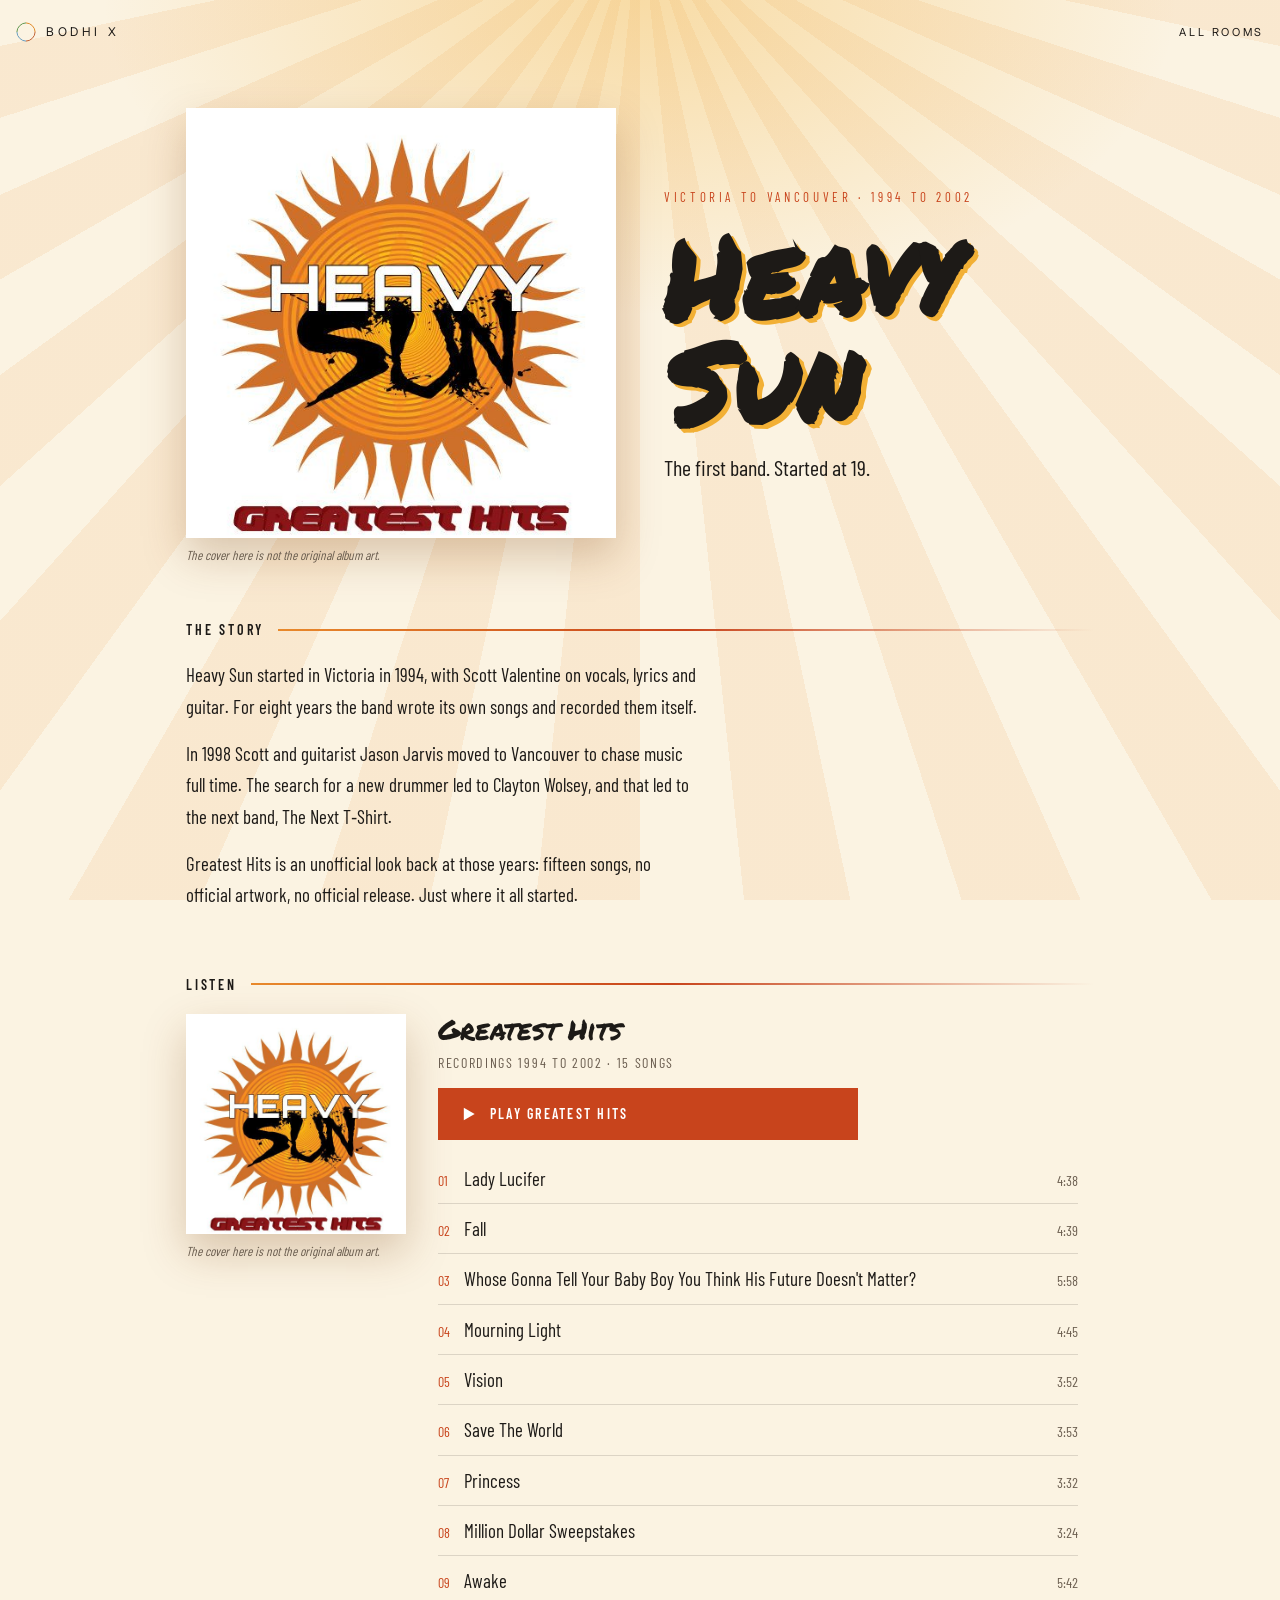
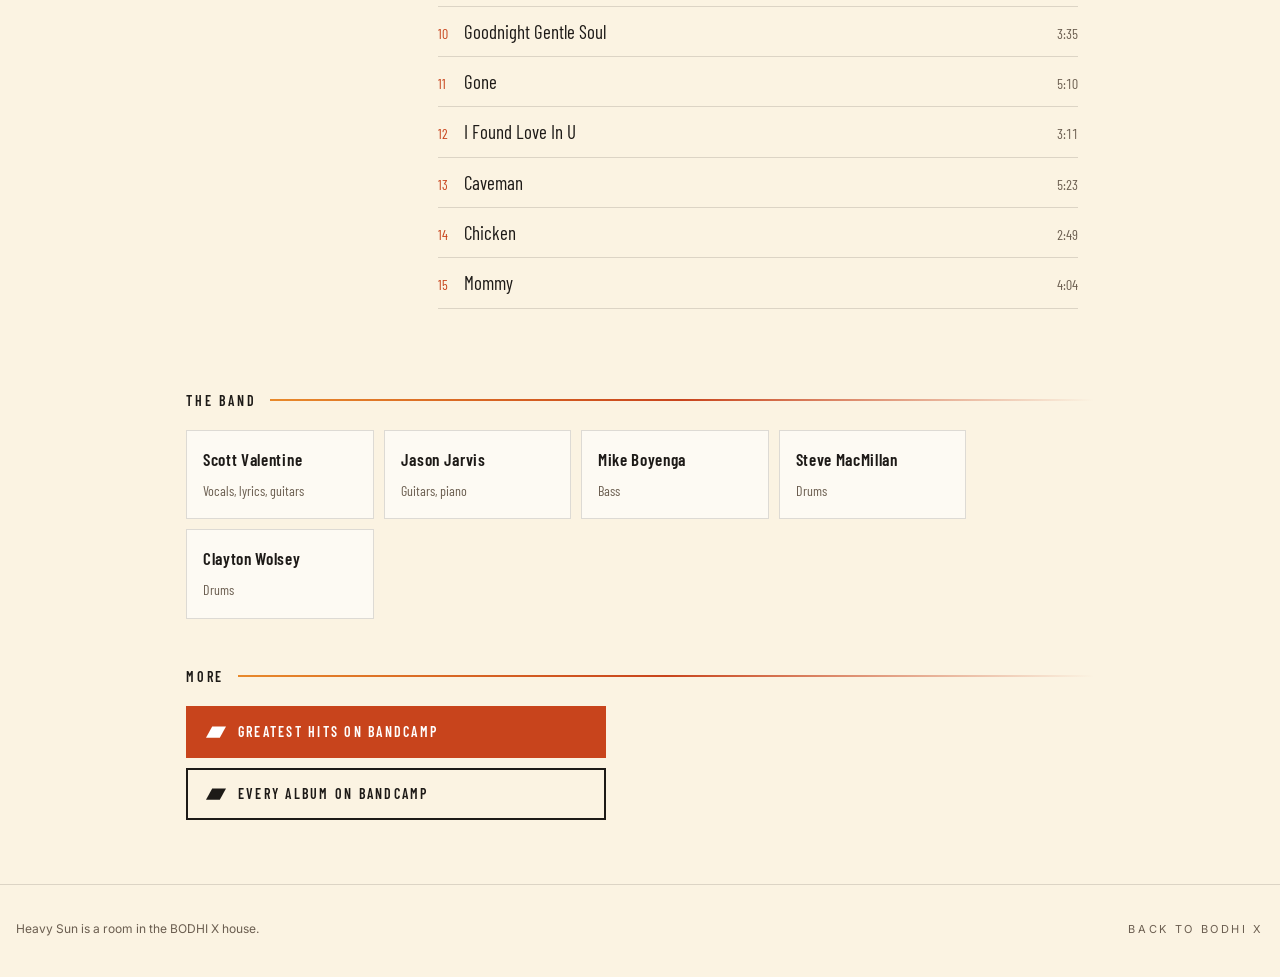
<file: heavy-sun/index.html>
<!doctype html>
<html lang="en">
<head>
<meta charset="utf-8">
<meta name="viewport" content="width=device-width, initial-scale=1, viewport-fit=cover">
<title>Heavy Sun | BODHI X</title>
<meta name="description" content="Heavy Sun: the first band. Victoria to Vancouver, 1994 to 2002. Greatest Hits on Bandcamp.">
<link rel="canonical" href="https://bodhixmusic.com/heavy-sun/">
<link rel="icon" type="image/svg+xml" href="/assets/marks/favicon.svg">
<link rel="apple-touch-icon" href="/assets/img/apple-touch-icon.png">
<meta name="theme-color" content="#FBF3E2">
<meta property="og:type" content="website">
<meta property="og:site_name" content="BODHI X">
<meta property="og:title" content="Heavy Sun | BODHI X">
<meta property="og:description" content="Heavy Sun: the first band. Victoria to Vancouver, 1994 to 2002. Greatest Hits on Bandcamp.">
<meta property="og:url" content="https://bodhixmusic.com/heavy-sun/">
<meta property="og:image" content="https://bodhixmusic.com/assets/rooms/heavy-sun/og-heavy-sun.jpg">
<meta property="og:image:width" content="1200">
<meta property="og:image:height" content="630">
<meta name="twitter:card" content="summary_large_image">
<link rel="preload" href="/assets/rooms/fonts/permanent-marker-latin-400-normal.woff2" as="font" type="font/woff2" crossorigin>
<link rel="stylesheet" href="/assets/tokens/tokens.css">
<link rel="stylesheet" href="/assets/css/bodhix.css">
<script src="/assets/js/dock.js" defer></script>
<style>
@font-face{font-family:"Permanent Marker";src:url("/assets/rooms/fonts/permanent-marker-latin-400-normal.woff2") format("woff2");font-weight:400;font-style:normal;font-display:swap}
@font-face{font-family:"Barlow Condensed";src:url("/assets/rooms/fonts/barlow-condensed-latin-400-normal.woff2") format("woff2");font-weight:400;font-style:normal;font-display:swap}
@font-face{font-family:"Barlow Condensed";src:url("/assets/rooms/fonts/barlow-condensed-latin-600-normal.woff2") format("woff2");font-weight:600;font-style:normal;font-display:swap}
:root{--bg:#FBF3E2;--ink:#1D1A17;--ink-2:#6B5E50;--title:#1D1A17;--accent:#C8441C;--on-accent:#fff;--rule:linear-gradient(90deg,#E8892B,#C8441C,transparent);--line:rgba(29,26,23,.14);--card:rgba(255,255,255,.6);--player-bg:#fff;--spine:#1D1A17;--cover-shadow:0 18px 40px rgba(120,60,10,.25);--title-font:"Permanent Marker",cursive;--label-font:"Barlow Condensed",sans-serif;--body-font:"Barlow Condensed",sans-serif;--page-bg:radial-gradient(60% 50% at 50% 0%,rgba(242,176,53,.35),transparent 70%),repeating-conic-gradient(from 0deg at 50% -10%,rgba(232,137,43,.10) 0 6deg,transparent 6deg 12deg),#FBF3E2}

*{box-sizing:border-box}
html{background:var(--bg)}
body{margin:0;min-height:100vh;color:var(--ink);font-family:var(--body-font);font-size:17px;line-height:1.65;background:var(--page-bg);-webkit-font-smoothing:antialiased}
a{color:inherit}
.wrap{position:relative;z-index:1;max-width:940px;margin:0 auto;padding:0 max(16px,env(safe-area-inset-left,0px))}
.spine{position:relative;z-index:2;display:flex;justify-content:space-between;align-items:center;padding:calc(env(safe-area-inset-top,0px) + 10px) max(16px,env(safe-area-inset-left,0px)) 10px;font-family:"Inter",system-ui,sans-serif}
.spine a{display:inline-flex;align-items:center;gap:10px;min-height:44px;text-decoration:none;color:var(--spine);font-size:11px;letter-spacing:.24em;text-transform:uppercase;font-variation-settings:"opsz" 32}
.spine .home span{font-size:12px;letter-spacing:.30em}
.spine img{display:block}
.hero{display:grid;gap:28px;align-items:center;padding:28px 0 8px}
@media (min-width:760px){.hero{grid-template-columns:minmax(0,1fr) minmax(0,1fr);gap:48px;padding-top:44px}}
.cover{margin:0}
.cover img{display:block;width:100%;height:auto;box-shadow:var(--cover-shadow)}
.kicker{font-family:var(--label-font);font-size:13px;letter-spacing:.28em;text-transform:uppercase;color:var(--ink-2);margin:0 0 10px}
h1{font-family:var(--title-font);margin:0;line-height:.95;color:var(--title)}
.lede{font-size:19px;margin:18px 0 0}
section{padding:46px 0 0}
h2{font-family:var(--label-font);font-weight:var(--h2-weight,600);text-transform:uppercase;letter-spacing:.2em;font-size:14px;margin:0 0 18px;display:flex;align-items:center;gap:14px;color:var(--ink)}
h2::after{content:"";flex:1;height:2px;background:var(--rule)}
h3{font-family:var(--title-font);font-weight:400;margin:0 0 6px;font-size:28px;line-height:1.1;color:var(--title)}
.story p{margin:0 0 16px;max-width:64ch}
.album{display:grid;gap:22px;margin:0 0 34px}
@media (min-width:760px){.album{grid-template-columns:220px minmax(0,1fr);gap:32px;align-items:start}}
.album .cover img{box-shadow:var(--cover-shadow)}
.meta{color:var(--ink-2);font-size:14px;margin:0 0 14px;font-family:var(--label-font);letter-spacing:.12em;text-transform:uppercase}
.player{border:0;width:100%;max-width:640px;display:block;background:var(--player-bg);margin:0 0 6px}
.tracks{list-style:none;margin:0;padding:0;max-width:640px;counter-reset:t}
.tracks li{counter-increment:t;display:flex;align-items:baseline;gap:14px;padding:9px 0;border-bottom:1px solid var(--line)}
.tracks li::before{content:counter(t,decimal-leading-zero);font-family:var(--label-font);color:var(--accent);font-size:14px;min-width:2ch}
.tracks .t{flex:1}
.tracks .d{color:var(--ink-2);font-size:14px;font-variant-numeric:tabular-nums}
.more-tracks summary{cursor:pointer;min-height:44px;display:inline-flex;align-items:center;font-family:var(--label-font);letter-spacing:.18em;text-transform:uppercase;font-size:13px;color:var(--accent);border-bottom:1px solid currentColor}
.more-tracks[open] summary{margin-bottom:10px}
.note{color:var(--ink-2);font-size:15px;margin:14px 0 0;max-width:64ch}
.lineup{display:grid;grid-template-columns:repeat(auto-fit,minmax(min(180px,100%),1fr));gap:10px;max-width:780px;margin:0;padding:0;list-style:none}
.lineup li{background:var(--card);border:1px solid var(--line);padding:14px 16px}
.lineup b{display:block;font-family:var(--label-font);font-weight:600;font-size:17px;letter-spacing:.04em;color:var(--ink)}
.lineup span{color:var(--ink-2);font-size:14px}
.btns{display:flex;flex-direction:column;gap:10px;max-width:420px}
.btn{display:flex;align-items:center;gap:12px;min-height:52px;padding:0 18px;text-decoration:none;font-family:var(--label-font);font-weight:600;font-size:14px;letter-spacing:.16em;text-transform:uppercase;border:2px solid var(--ink);color:var(--ink);background:transparent;transition:background .2s,color .2s,border-color .2s}
.btn .ico{width:20px;height:20px;fill:currentColor;flex:none}
.btn.hot{background:var(--accent);border-color:var(--accent);color:var(--on-accent)}
button.btn{font:inherit;font-family:var(--label-font);font-weight:600;font-size:14px;letter-spacing:.16em;text-transform:uppercase;width:100%;cursor:pointer;text-align:left}
.play-album.is-loaded{background:transparent;color:var(--ink);border-color:var(--ink)}
.play-row{margin:0 0 14px}
.cover-note{margin:8px 0 0;font-size:13px;color:var(--ink-2);font-style:italic;line-height:1.4}
h1[tabindex="-1"]:focus{outline:none}
.btn:hover,.btn:focus-visible{background:var(--ink);border-color:var(--ink);color:var(--bg)}
a:focus-visible,summary:focus-visible{outline:2px solid var(--accent);outline-offset:3px}
.foot{position:relative;z-index:1;margin-top:64px;padding:22px max(16px,env(safe-area-inset-left,0px)) calc(env(safe-area-inset-bottom,0px) + 26px);border-top:1px solid var(--line);display:flex;flex-wrap:wrap;gap:8px 24px;justify-content:space-between;align-items:center;font-family:"Inter",system-ui,sans-serif;font-size:12px;color:var(--ink-2)}
.foot a{text-decoration:none;letter-spacing:.24em;text-transform:uppercase;font-size:11px;min-height:44px;display:inline-flex;align-items:center}
@media (prefers-reduced-motion:reduce){*{transition:none!important}}

body{font-size:19px;background-attachment:fixed}h1{font-size:clamp(56px,13vw,112px);color:#1D1A17;transform:rotate(-2deg);text-shadow:4px 4px 0 #F2B035}.lede{font-size:22px}.tracks .t{font-size:19px}.kicker{color:#C8441C}
</style>
</head>
<body>
<svg class="icon-sprite" aria-hidden="true" style="position:absolute;width:0;height:0;overflow:hidden" xmlns="http://www.w3.org/2000/svg"><symbol id="i-bandcamp" viewBox="0 0 24 24"><path d="M0 18.75l7.437-13.5H24l-7.438 13.5H0z"/></symbol></svg>
<header class="spine">
  <a class="home" href="/" aria-label="BODHI X home"><img src="/assets/marks/ring-year.svg" alt="" width="20" height="20"><span>BODHI X</span></a>
  <a href="/#eras-title">All rooms</a>
</header>
<main class="wrap">
<div class="hero">
  <figure class="cover"><img src="/assets/rooms/heavy-sun/greatest-hits-1200.jpg" srcset="/assets/rooms/heavy-sun/greatest-hits-600.jpg 600w, /assets/rooms/heavy-sun/greatest-hits-1200.jpg 500w" sizes="(min-width:760px) 440px, 92vw" width="500" height="500" alt="Heavy Sun Greatest Hits cover: a blazing orange sun with HEAVY SUN across it."><figcaption class="cover-note">The cover here is not the original album art.</figcaption></figure>
  <div><p class="kicker">Victoria to Vancouver · 1994 to 2002</p><h1>Heavy Sun</h1><p class="lede">The first band. Started at 19.</p></div>
</div>
<section class="story" aria-labelledby="s1"><h2 id="s1">The story</h2>
<p>Heavy Sun started in Victoria in 1994, with Scott Valentine on vocals, lyrics and guitar. For eight years the band wrote its own songs and recorded them itself.</p>
<p>In 1998 Scott and guitarist Jason Jarvis moved to Vancouver to chase music full time. The search for a new drummer led to Clayton Wolsey, and that led to the next band, The Next T&#8209;Shirt.</p>
<p>Greatest Hits is an unofficial look back at those years: fifteen songs, no official artwork, no official release. Just where it all started.</p>
</section>
<section aria-labelledby="s2"><h2 id="s2">Listen</h2>
<div class="album">
  <figure class="cover"><img src="/assets/rooms/heavy-sun/greatest-hits-1200.jpg" srcset="/assets/rooms/heavy-sun/greatest-hits-600.jpg 600w, /assets/rooms/heavy-sun/greatest-hits-1200.jpg 500w" sizes="(min-width:760px) 220px, 92vw" width="500" height="500" alt="Cover of Greatest Hits" loading="lazy"><figcaption class="cover-note">The cover here is not the original album art.</figcaption></figure>
  <div>
    <h3>Greatest Hits</h3>
    <p class="meta">Recordings 1994 to 2002 · 15 songs</p>
    <div class="btns play-row"><button type="button" class="btn hot play-album" data-album="3177103140" data-title="Greatest Hits" data-room="Heavy Sun" data-room-href="/heavy-sun/" data-cover="/assets/rooms/heavy-sun/greatest-hits-600.jpg"><svg class="ico" aria-hidden="true" focusable="false" viewBox="0 0 24 24"><path d="M7 4.5v15l13-7.5z" fill="currentColor"/></svg><span class="pa-label">Play Greatest Hits</span></button></div>
    <ol class="tracks" aria-label="Greatest Hits track list"><li><span class="t">Lady Lucifer</span><span class="d">4:38</span></li><li><span class="t">Fall</span><span class="d">4:39</span></li><li><span class="t">Whose Gonna Tell Your Baby Boy You Think His Future Doesn&#x27;t Matter?</span><span class="d">5:58</span></li><li><span class="t">Mourning Light</span><span class="d">4:45</span></li><li><span class="t">Vision</span><span class="d">3:52</span></li><li><span class="t">Save The World</span><span class="d">3:53</span></li><li><span class="t">Princess</span><span class="d">3:32</span></li><li><span class="t">Million Dollar Sweepstakes</span><span class="d">3:24</span></li><li><span class="t">Awake</span><span class="d">5:42</span></li><li><span class="t">Goodnight Gentle Soul</span><span class="d">3:35</span></li><li><span class="t">Gone</span><span class="d">5:10</span></li><li><span class="t">I Found Love In U</span><span class="d">3:11</span></li><li><span class="t">Caveman</span><span class="d">5:23</span></li><li><span class="t">Chicken</span><span class="d">2:49</span></li><li><span class="t">Mommy</span><span class="d">4:04</span></li></ol>
    
    
  </div>
</div>
</section>
<section aria-labelledby="s3"><h2 id="s3">The band</h2>
<ul class="lineup"><li><b>Scott Valentine</b><span>Vocals, lyrics, guitars</span></li><li><b>Jason Jarvis</b><span>Guitars, piano</span></li><li><b>Mike Boyenga</b><span>Bass</span></li><li><b>Steve MacMillan</b><span>Drums</span></li><li><b>Clayton Wolsey</b><span>Drums</span></li></ul>
</section>
<section aria-labelledby="s4"><h2 id="s4">More</h2><div class="btns">
<a class="btn hot" href="https://scottytuesday.bandcamp.com/album/greatest-hits" target="_blank" rel="me noopener"><svg class="ico" aria-hidden="true" focusable="false"><use href="#i-bandcamp"/></svg><span>Greatest Hits on Bandcamp</span></a>
<a class="btn" href="https://scottytuesday.bandcamp.com" target="_blank" rel="me noopener"><svg class="ico" aria-hidden="true" focusable="false"><use href="#i-bandcamp"/></svg><span>Every album on Bandcamp</span></a>
</div></section>
</main>
<footer class="foot">
  <span>Heavy Sun is a room in the BODHI X house.</span>
  <a href="/">Back to BODHI X</a>
</footer>
</body>
</html>
</file>
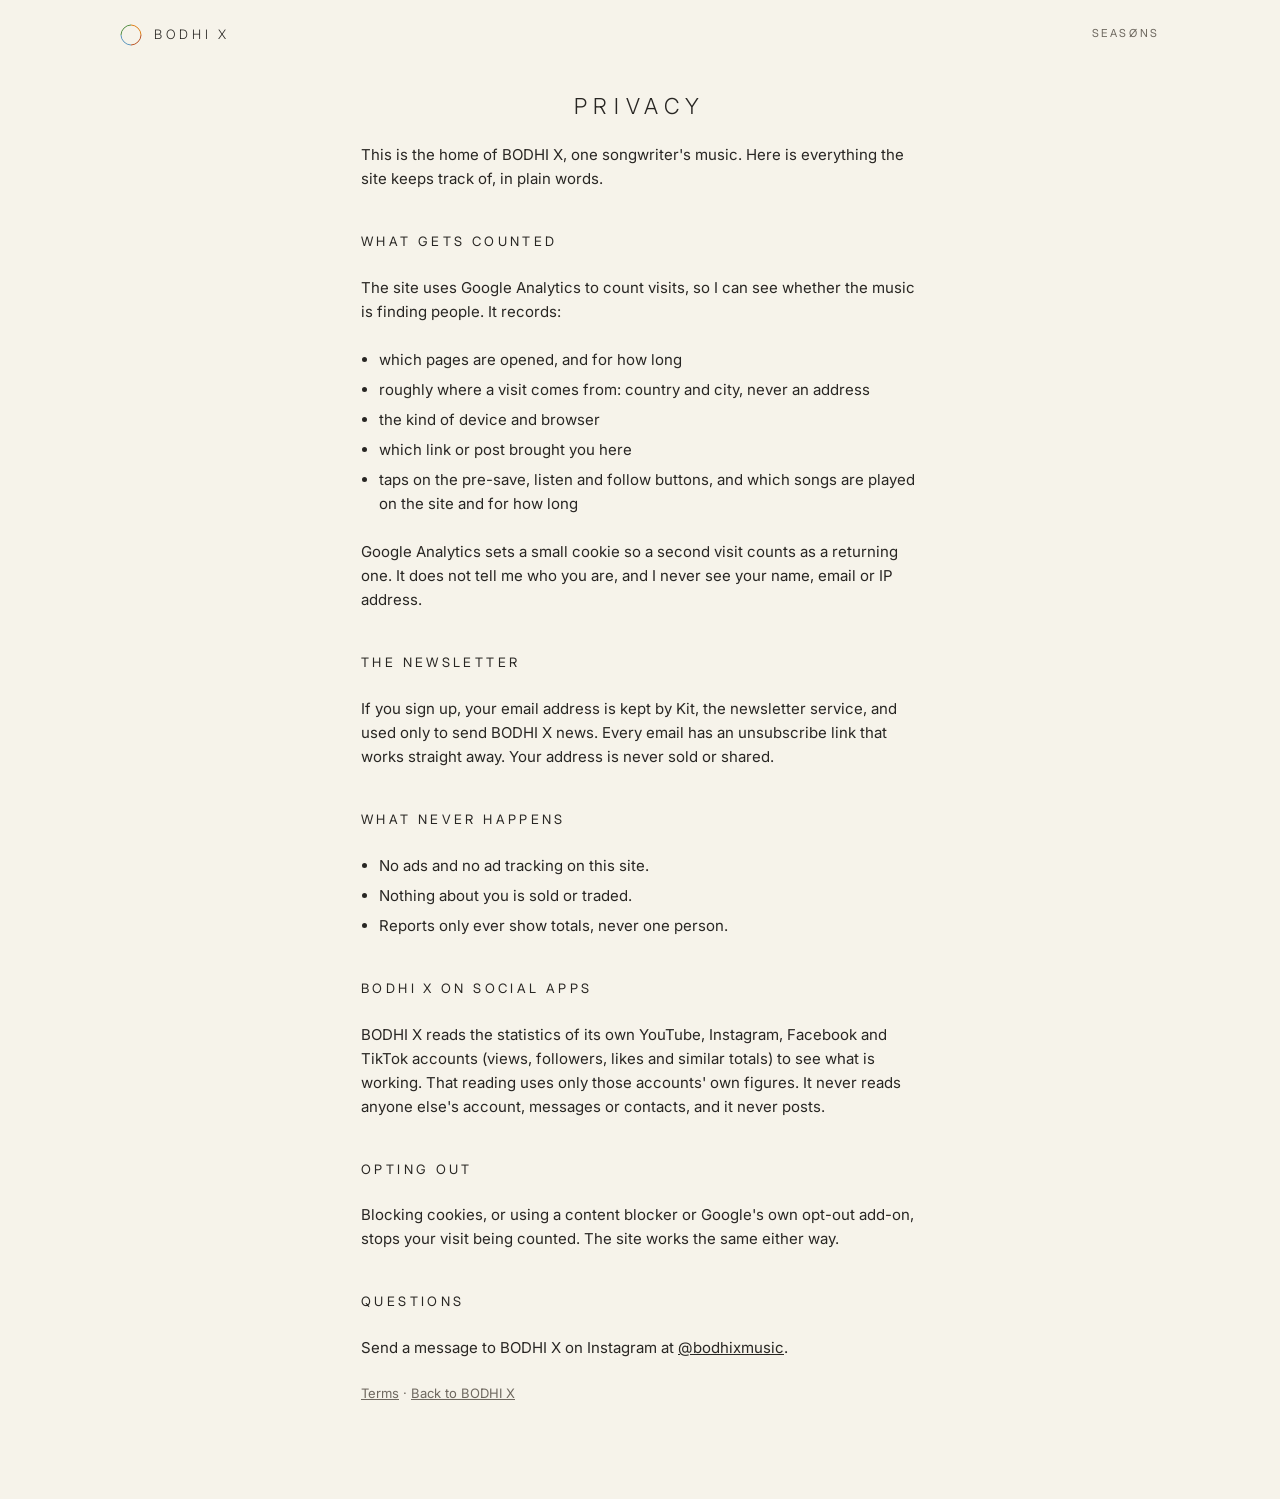
<file: privacy/index.html>
<!doctype html>
<html lang="en">
<head>
<meta charset="utf-8">
<meta name="viewport" content="width=device-width, initial-scale=1, viewport-fit=cover">
<title>Privacy | BODHI X</title>
<meta name="description" content="What bodhixmusic.com counts, what it never collects, and how to opt out.">
<link rel="canonical" href="https://bodhixmusic.com/privacy/">
<link rel="icon" type="image/svg+xml" href="/assets/marks/favicon.svg">
<link rel="stylesheet" href="/assets/tokens/tokens.css">
<link rel="stylesheet" href="/assets/css/bodhix.css">
<link rel="stylesheet" href="/assets/css/site.css">
<style>
.prose{max-width:62ch;margin:0 auto;display:grid;gap:var(--space-5);padding-bottom:var(--space-9)}
.prose h1{margin:var(--space-5) 0 0;font-size:22px;line-height:1.2;letter-spacing:.30em;font-weight:300;text-align:center}
.prose h2{margin:var(--space-4) 0 0;font-size:13px;letter-spacing:.26em;font-weight:400}
.prose p,.prose ul{margin:0}
.prose ul{padding-left:1.2em;display:grid;gap:6px}
</style>
<script src="/assets/js/dock.js" defer></script>
</head>
<body class="bx">
<header class="site-head">
  <a class="home" href="/" aria-label="BODHI X, home"><img src="/assets/marks/ring-year.svg" alt="" width="22" height="22"><span class="bx-caps">BODHI X</span></a>
  <nav aria-label="Main"><a class="bx-tb" href="/seasons/">SEASØNS</a></nav>
</header>
<main>
  <article class="prose">
    <h1 class="bx-caps">Privacy</h1>
    <p>This is the home of BODHI X, one songwriter's music. Here is everything the site keeps track of, in plain words.</p>

    <h2 class="bx-caps">What gets counted</h2>
    <p>The site uses Google Analytics to count visits, so I can see whether the music is finding people. It records:</p>
    <ul>
      <li>which pages are opened, and for how long</li>
      <li>roughly where a visit comes from: country and city, never an address</li>
      <li>the kind of device and browser</li>
      <li>which link or post brought you here</li>
      <li>taps on the pre-save, listen and follow buttons, and which songs are played on the site and for how long</li>
    </ul>
    <p>Google Analytics sets a small cookie so a second visit counts as a returning one. It does not tell me who you are, and I never see your name, email or IP address.</p>

    <h2 class="bx-caps">The newsletter</h2>
    <p>If you sign up, your email address is kept by Kit, the newsletter service, and used only to send BODHI X news. Every email has an unsubscribe link that works straight away. Your address is never sold or shared.</p>

    <h2 class="bx-caps">What never happens</h2>
    <ul>
      <li>No ads and no ad tracking on this site.</li>
      <li>Nothing about you is sold or traded.</li>
      <li>Reports only ever show totals, never one person.</li>
    </ul>

    <h2 class="bx-caps">BODHI X on social apps</h2>
    <p>BODHI X reads the statistics of its own YouTube, Instagram, Facebook and TikTok accounts (views, followers, likes and similar totals) to see what is working. That reading uses only those accounts' own figures. It never reads anyone else's account, messages or contacts, and it never posts.</p>

    <h2 class="bx-caps">Opting out</h2>
    <p>Blocking cookies, or using a content blocker or Google's own opt-out add-on, stops your visit being counted. The site works the same either way.</p>

    <h2 class="bx-caps">Questions</h2>
    <p>Send a message to BODHI X on Instagram at <a href="https://www.instagram.com/bodhixmusic">@bodhixmusic</a>.</p>

    <p class="bx-note"><a href="/terms/">Terms</a> · <a href="/">Back to BODHI X</a></p>
  </article>
</main>
</body>
</html>
</file>
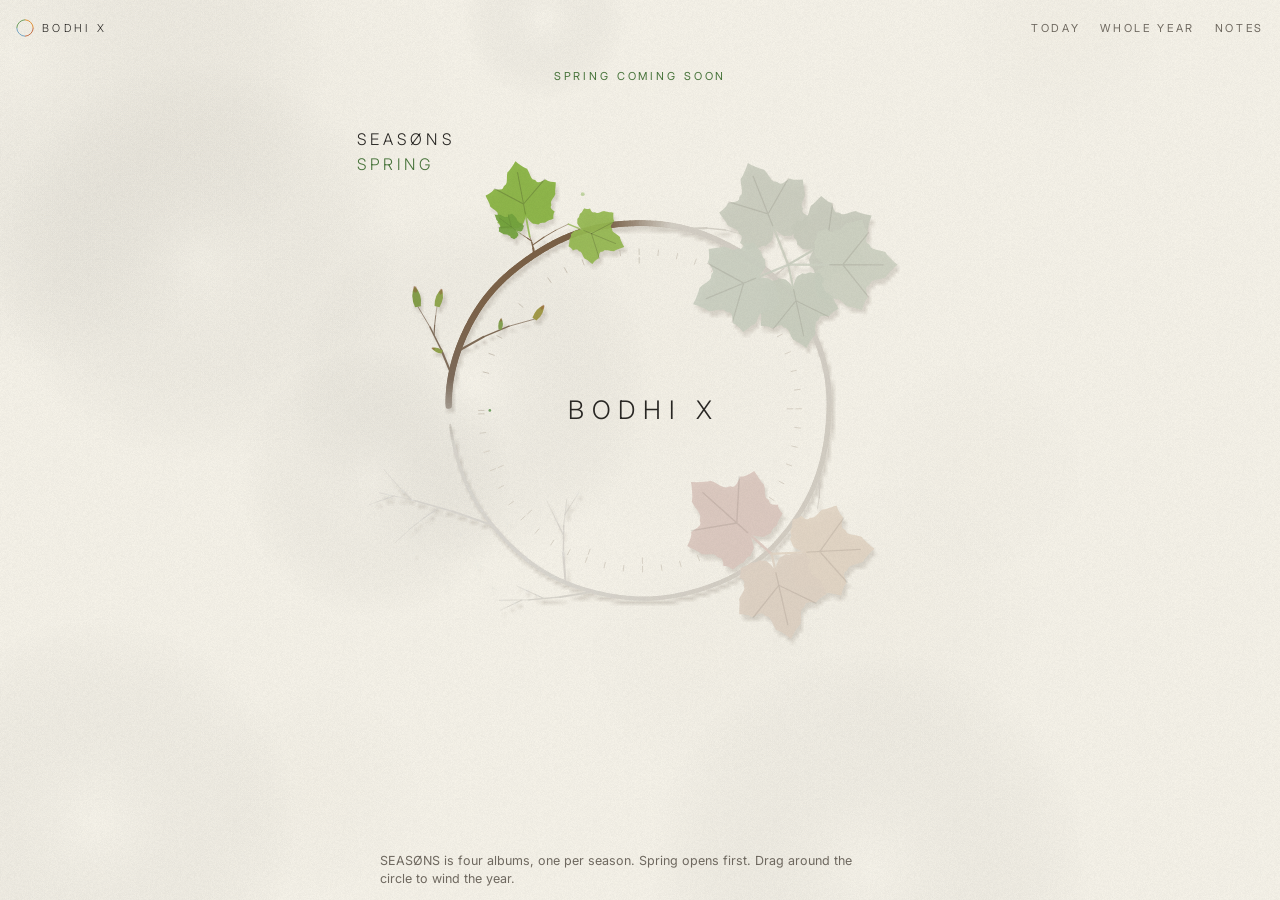
<file: seasons/index.html>
<!doctype html>
<html lang="en">
<head>
<meta charset="utf-8">
<meta name="viewport" content="width=device-width, initial-scale=1, viewport-fit=cover">
<title>SEASØNS | BODHI X</title>
<meta name="description" content="SEASØNS by BODHI X. One year, four seasons, 56 songs, released a song at a time. Wind the year around the ring.">
<link rel="canonical" href="https://bodhixmusic.com/seasons/">
<link rel="icon" type="image/svg+xml" href="/assets/marks/favicon.svg">
<link rel="apple-touch-icon" href="/assets/img/apple-touch-icon.png">
<meta name="theme-color" content="#F6F3EA">
<meta property="og:type" content="music.album">
<meta property="og:site_name" content="BODHI X">
<meta property="og:title" content="SEASØNS | BODHI X">
<meta property="og:description" content="One year, four seasons, 56 songs, released a song at a time.">
<meta property="og:url" content="https://bodhixmusic.com/seasons/">
<meta property="og:image" content="https://bodhixmusic.com/assets/img/og-seasons-1200x630.jpg">
<meta property="og:image:width" content="1200">
<meta property="og:image:height" content="630">
<meta property="og:image:alt" content="The SEASØNS: Spring cover: the spring quarter of a branch ring in colour, with BODHI X in the centre.">
<meta name="twitter:card" content="summary_large_image">
<link rel="preload" href="/assets/fonts/inter-variable-opsz-wght.woff2" as="font" type="font/woff2" crossorigin>
<link rel="stylesheet" href="/assets/tokens/tokens.css">
<link rel="stylesheet" href="/assets/css/bodhix.css">
<style>
html,body{margin:0}
/* Layout: the branch circle is the whole interface. Title in the open centre, season label in its own corner, a quiet dock at the foot. Single paper theme by choice: the object is ink and leaves on warm paper. */
:root{
  /* BODHI X tokens (tokens/tokens.css). Cover colours for the ring and marks; -text shades for season text under 24 px */
  --paper:#F6F3EA; --paper-deep:#ECE8DE; --ink:#282623; --ink-2:#6E685F; --ink2:var(--ink-2); --ghost:#D8D2C6;
  --spring:#528E42; --summer:#DE8018; --autumn:#BA5426; --winter:#5C96BE;
  --spring-text:#47733A; --summer-text:#935B1D; --autumn-text:#A84E26; --winter-text:#496D85;
  --radius-pill:999px; --radius-round:50%;
  --font-inter:Inter,"Helvetica Neue",Arial,sans-serif; --face:var(--font-inter);
  color-scheme:light;
}
html,body{height:100%}
[hidden]{display:none!important}
body{background:var(--paper);color:var(--ink);font-family:var(--face);overflow:hidden;-webkit-tap-highlight-color:transparent;-webkit-font-smoothing:antialiased}
#c{position:fixed;inset:0;width:100%;height:100%;display:block;touch-action:none;outline:none;cursor:grab}
#c.drag{cursor:grabbing}
.caps{text-transform:uppercase;font-weight:300;font-variation-settings:"opsz" 32;letter-spacing:.26em}
button{font:inherit;color:inherit}
.tb{background:none;border:0;padding:0;min-height:44px;cursor:pointer;color:var(--ink2);font-size:11px;font-weight:400;letter-spacing:.24em;text-transform:uppercase;font-variation-settings:"opsz" 32;transition:color .3s}
.tb:hover{color:var(--ink)}
:focus-visible{outline:2px solid var(--ink);outline-offset:4px}

.top{position:fixed;top:0;left:0;right:0;display:flex;justify-content:space-between;align-items:center;pointer-events:none;z-index:3;
  padding-top:calc(env(safe-area-inset-top,0px) + 6px);padding-left:max(16px,env(safe-area-inset-left,0px));padding-right:max(16px,env(safe-area-inset-right,0px))}
.top .tb{pointer-events:auto}
.views{display:flex;gap:20px}
.top-r{display:flex;align-items:center;gap:20px}
.home-link{display:inline-flex;align-items:center;gap:8px;text-decoration:none;color:inherit}.home-link img{display:block}
@media (max-width:420px){.top-r,.views{gap:14px}}
@media (max-width:359px){.home-link .bx-caps{display:none}}
.sheet-home{text-decoration:none;display:inline-flex}
.sh-follows{list-style:none;margin:0 0 10px;padding:0;display:grid;grid-template-columns:1fr 1fr;gap:8px}
.sh-follow{display:flex;align-items:center;gap:10px;min-height:44px;padding:0 12px;border:1px solid var(--ghost,#D8D2C6);color:inherit;text-decoration:none;font-size:11px;letter-spacing:.24em;text-transform:uppercase}
.sh-follow:hover,.sh-follow:focus-visible{background:var(--ink,#282623);color:var(--paper,#F6F3EA)}
.sh-follow .ico{width:18px;height:18px;fill:currentColor;flex:none}
#sheet p a{color:inherit;text-underline-offset:3px;text-decoration-color:var(--ghost,#D8D2C6)}

#centre{position:fixed;left:50%;top:40%;transform:translateX(-50%);display:flex;flex-direction:column;align-items:center;text-align:center;pointer-events:none;z-index:2}
#ctitle{white-space:nowrap;margin:0;font-size:22px;line-height:1.2;letter-spacing:.30em;margin-right:-.30em;font-weight:300;transition:opacity .45s ease,color .6s ease,transform .45s ease}
#lyric{margin:0;font-weight:300;line-height:1.5;letter-spacing:.01em;text-wrap:balance;transition:text-shadow .6s}
#lyric:empty{display:none}
#lyric.bx-lyric .w{opacity:0;transition:opacity .35s ease}
#lyric.bx-lyric .w.on{opacity:1}
#csub{margin:.55em 0 0;font-size:12px;line-height:1.45;color:var(--ink2);text-wrap:balance;min-height:1.45em;transition:opacity .4s}
.cta{position:fixed;left:50%;transform:translateX(-50%);top:calc(env(safe-area-inset-top,0px) + 54px);z-index:3;display:flex;justify-content:center;max-width:calc(100% - 32px)}
.cta-btn{display:inline-flex;align-items:center;gap:10px;min-height:44px;padding:6px 20px 6px 12px;border:1px solid var(--ghost);border-radius:999px;background:var(--paper);color:var(--ink);cursor:pointer;transition:border-color .3s}
.cta-btn:hover{border-color:var(--ink2)}
.cta-btn svg{width:26px;height:26px;overflow:visible}
.cta-btn .lbl{font-size:11px;letter-spacing:.26em;text-transform:uppercase;font-weight:400;font-variation-settings:"opsz" 32;white-space:nowrap}
@media (prefers-reduced-motion:no-preference){.cta-btn svg{animation:breathe 4.8s ease-in-out infinite}}
@keyframes breathe{0%,100%{transform:rotate(-6deg) translateY(0)}50%{transform:rotate(5deg) translateY(-2px)}}
.cta-soon{margin:0;display:flex;flex-direction:column;align-items:center;gap:3px;text-align:center;min-height:44px;justify-content:center}
#soonName{font-size:11px;letter-spacing:.26em;text-transform:uppercase;font-weight:400;font-variation-settings:"opsz" 32}
#soonDate{font-size:12px;color:var(--ink2)}
.fade{opacity:0!important;pointer-events:none!important}

#artist{position:fixed;left:50%;transform:translateX(-50%);margin:0;font-size:13px;letter-spacing:.30em;margin-right:-.30em;pointer-events:none;z-index:2;transition:opacity .8s;white-space:nowrap}
.corner{position:fixed;margin:0;pointer-events:none;opacity:0;transition:opacity 1.1s ease;line-height:1.55;z-index:2;font-size:12px}
.corner.on{opacity:1}
.corner span{display:block}
.corner.tr,.corner.br{text-align:right}

.dock{position:fixed;left:0;right:0;bottom:0;z-index:3;pointer-events:none;
  padding-bottom:calc(env(safe-area-inset-bottom,0px) + 12px);padding-left:max(16px,env(safe-area-inset-left,0px));padding-right:max(16px,env(safe-area-inset-right,0px))}
.home-row{gap:16px;flex-wrap:wrap}.home-row .bx-tb{text-decoration:none;display:inline-flex;align-items:center}.dock-note{margin:0}
.dock-in{max-width:520px;margin:0 auto;display:grid;gap:6px;pointer-events:auto}
.row{display:flex;align-items:center;gap:14px;min-width:0}
#play{flex:none;width:46px;height:46px;border-radius:50%;border:1px solid var(--ghost);background:transparent;cursor:pointer;display:grid;place-items:center;color:var(--ink);transition:border-color .3s}
#play:hover{border-color:var(--ink2)}
#play svg{width:18px;height:18px}
.trk{flex:1;min-width:0}
#trackName{margin:0;font-size:11px;letter-spacing:.26em;font-weight:400;white-space:nowrap;overflow:hidden;text-overflow:ellipsis}
#trackMeta{margin:2px 0 0;font-size:12px;color:var(--ink2);white-space:nowrap;overflow:hidden;text-overflow:ellipsis}
#stop{flex:none;width:40px;height:40px;border-radius:50%;border:1px solid var(--ghost);background:transparent;cursor:pointer;display:grid;place-items:center;color:var(--ink2)}
#stop svg{width:12px;height:12px}
#stop:hover{color:var(--ink);border-color:var(--ink2)}
#time{flex:none;font-size:12px;color:var(--ink2);font-variant-numeric:tabular-nums}
.modes{display:flex;gap:20px}
.mode{min-height:36px;border-bottom:1px solid transparent}
.mode[aria-pressed="true"]{color:var(--ink);border-bottom-color:currentColor}
#msg{margin:0;font-size:12.5px;line-height:1.45;color:var(--ink2);min-height:2.9em;max-width:62ch}

#sheet{position:fixed;z-index:5;left:0;right:0;bottom:0;max-height:82%;overflow:auto;background:var(--paper);border-top:1px solid var(--ghost);box-shadow:0 -24px 48px rgba(40,38,35,.07);
  padding-block:22px calc(env(safe-area-inset-bottom,0px) + 28px);padding-left:max(20px,env(safe-area-inset-left,0px));padding-right:max(20px,env(safe-area-inset-right,0px))}
@media (min-width:860px){#sheet{left:auto;top:0;width:400px;max-height:none;border-top:0;border-left:1px solid var(--ghost);box-shadow:-24px 0 48px rgba(40,38,35,.06);padding-top:calc(env(safe-area-inset-top,0px) + 22px)}}
.sh-in{max-width:520px;margin:0 auto;display:grid;gap:22px}
.sh-head{display:flex;justify-content:space-between;align-items:flex-start;gap:12px}
#sheet h2{margin:0;font-size:17px;letter-spacing:.30em;font-weight:300}
#sheet h3{margin:0 0 6px;font-size:10.5px;letter-spacing:.26em;text-transform:uppercase;font-weight:400;color:var(--ink2)}
#sheet p{margin:0;font-size:14.5px;line-height:1.6;max-width:62ch}
.cred{display:grid;grid-template-columns:auto 1fr;gap:4px 18px;font-size:14px;margin:0}
.cred dt{color:var(--ink2)}
.cred dd{margin:0}
.pick{display:flex;gap:18px;flex-wrap:wrap}
.file{display:inline-flex;align-items:center;min-height:44px;cursor:pointer;font-size:11px;letter-spacing:.24em;font-variation-settings:"opsz" 32;text-transform:uppercase;color:var(--ink);border-bottom:1px solid var(--ink2);width:max-content}
.file input{position:absolute;width:1px;height:1px;opacity:0}
#lyricsSheet{margin-top:14px;display:grid;gap:14px}
#lyricsSheet h4{margin:0 0 4px;font-size:10px;letter-spacing:.24em;text-transform:uppercase;font-weight:400;color:var(--ink2)}
#lyricsSheet p{font-size:14px;line-height:1.55}
.season-dot{display:inline-block;width:7px;height:7px;border-radius:50%;margin-right:8px;vertical-align:1px}
</style>

<meta name="bx-isolate" content="1">
<script src="/assets/js/dock.js" defer></script>
</head>
<body>
<svg class="icon-sprite" aria-hidden="true" style="position:absolute;width:0;height:0;overflow:hidden" xmlns="http://www.w3.org/2000/svg"><symbol id="i-youtube" viewBox="0 0 24 24"><path d="M23.498 6.186a3.016 3.016 0 0 0-2.122-2.136C19.505 3.545 12 3.545 12 3.545s-7.505 0-9.377.505A3.017 3.017 0 0 0 .502 6.186C0 8.07 0 12 0 12s0 3.93.502 5.814a3.016 3.016 0 0 0 2.122 2.136c1.871.505 9.376.505 9.376.505s7.505 0 9.377-.505a3.015 3.015 0 0 0 2.122-2.136C24 15.93 24 12 24 12s0-3.93-.502-5.814zM9.545 15.568V8.432L15.818 12l-6.273 3.568z"/></symbol><symbol id="i-instagram" viewBox="0 0 24 24"><path d="M7.0301.084c-1.2768.0602-2.1487.264-2.911.5634-.7888.3075-1.4575.72-2.1228 1.3877-.6652.6677-1.075 1.3368-1.3802 2.127-.2954.7638-.4956 1.6365-.552 2.914-.0564 1.2775-.0689 1.6882-.0626 4.947.0062 3.2586.0206 3.6671.0825 4.9473.061 1.2765.264 2.1482.5635 2.9107.308.7889.72 1.4573 1.388 2.1228.6679.6655 1.3365 1.0743 2.1285 1.38.7632.295 1.6361.4961 2.9134.552 1.2773.056 1.6884.069 4.9462.0627 3.2578-.0062 3.668-.0207 4.9478-.0814 1.28-.0607 2.147-.2652 2.9098-.5633.7889-.3086 1.4578-.72 2.1228-1.3881.665-.6682 1.0745-1.3378 1.3795-2.1284.2957-.7632.4966-1.636.552-2.9124.056-1.2809.0692-1.6898.063-4.948-.0063-3.2583-.021-3.6668-.0817-4.9465-.0607-1.2797-.264-2.1487-.5633-2.9117-.3084-.7889-.72-1.4568-1.3876-2.1228C21.2982 1.33 20.628.9208 19.8378.6165 19.074.321 18.2017.1197 16.9244.0645 15.6471.0093 15.236-.005 11.977.0014 8.718.0076 8.31.0215 7.0301.0839m.1402 21.6932c-1.17-.0509-1.8053-.2453-2.2287-.408-.5606-.216-.96-.4771-1.3819-.895-.422-.4178-.6811-.8186-.9-1.378-.1644-.4234-.3624-1.058-.4171-2.228-.0595-1.2645-.072-1.6442-.079-4.848-.007-3.2037.0053-3.583.0607-4.848.05-1.169.2456-1.805.408-2.2282.216-.5613.4762-.96.895-1.3816.4188-.4217.8184-.6814 1.3783-.9003.423-.1651 1.0575-.3614 2.227-.4171 1.2655-.06 1.6447-.072 4.848-.079 3.2033-.007 3.5835.005 4.8495.0608 1.169.0508 1.8053.2445 2.228.408.5608.216.96.4754 1.3816.895.4217.4194.6816.8176.9005 1.3787.1653.4217.3617 1.056.4169 2.2263.0602 1.2655.0739 1.645.0796 4.848.0058 3.203-.0055 3.5834-.061 4.848-.051 1.17-.245 1.8055-.408 2.2294-.216.5604-.4763.96-.8954 1.3814-.419.4215-.8181.6811-1.3783.9-.4224.1649-1.0577.3617-2.2262.4174-1.2656.0595-1.6448.072-4.8493.079-3.2045.007-3.5825-.006-4.848-.0608M16.953 5.5864A1.44 1.44 0 1 0 18.39 4.144a1.44 1.44 0 0 0-1.437 1.4424M5.8385 12.012c.0067 3.4032 2.7706 6.1557 6.173 6.1493 3.4026-.0065 6.157-2.7701 6.1506-6.1733-.0065-3.4032-2.771-6.1565-6.174-6.1498-3.403.0067-6.156 2.771-6.1496 6.1738M8 12.0077a4 4 0 1 1 4.008 3.9921A3.9996 3.9996 0 0 1 8 12.0077"/></symbol><symbol id="i-tiktok" viewBox="0 0 24 24"><path d="M12.525.02c1.31-.02 2.61-.01 3.91-.02.08 1.53.63 3.09 1.75 4.17 1.12 1.11 2.7 1.62 4.24 1.79v4.03c-1.44-.05-2.89-.35-4.2-.97-.57-.26-1.1-.59-1.62-.93-.01 2.92.01 5.84-.02 8.75-.08 1.4-.54 2.79-1.35 3.94-1.31 1.92-3.58 3.17-5.91 3.21-1.43.08-2.86-.31-4.08-1.03-2.02-1.19-3.44-3.37-3.65-5.71-.02-.5-.03-1-.01-1.49.18-1.9 1.12-3.72 2.58-4.96 1.66-1.44 3.98-2.13 6.15-1.72.02 1.48-.04 2.96-.04 4.44-.99-.32-2.15-.23-3.02.37-.63.41-1.11 1.04-1.36 1.75-.21.51-.15 1.07-.14 1.61.24 1.64 1.82 3.02 3.5 2.87 1.12-.01 2.19-.66 2.77-1.61.19-.33.4-.67.41-1.06.1-1.79.06-3.57.07-5.36.01-4.03-.01-8.05.02-12.07z"/></symbol><symbol id="i-facebook" viewBox="0 0 24 24"><path d="M9.101 23.691v-7.98H6.627v-3.667h2.474v-1.58c0-4.085 1.848-5.978 5.858-5.978.401 0 .955.042 1.468.103a8.68 8.68 0 0 1 1.141.195v3.325a8.623 8.623 0 0 0-.653-.036 26.805 26.805 0 0 0-.733-.009c-.707 0-1.259.096-1.675.309a1.686 1.686 0 0 0-.679.622c-.258.42-.374.995-.374 1.752v1.297h3.919l-.386 2.103-.287 1.564h-3.246v8.245C19.396 23.238 24 18.179 24 12.044c0-6.627-5.373-12-12-12s-12 5.373-12 12c0 5.628 3.874 10.35 9.101 11.647Z"/></symbol></svg>
<canvas id="c" tabindex="0" aria-label="The SEASØNS branch circle. Drag around it, or use the arrow keys, to wind through the year."></canvas>

<div class="top">
  <a class="bx-tb tb home-link" href="/" aria-label="BODHI X home"><img src="/assets/marks/ring-year.svg" alt="" width="18" height="18"><span class="bx-caps">BODHI X</span></a>
  <div class="top-r">
  <div class="views" role="group" aria-label="What the circle lights">
    <button class="bx-tb tb mode" id="todayBtn" type="button" aria-pressed="false">Today</button>
    <button class="bx-tb tb mode" id="wholeBtn" type="button" aria-pressed="false">Whole year</button>
  </div>
  <button class="bx-tb tb" id="notesBtn" type="button" aria-expanded="false" aria-controls="sheet">Notes</button>
  </div>
</div>

<div id="centre">
  <h1 id="ctitle" class="caps">BODHI X</h1>
  <p id="lyric" class="bx-lyric"></p>
  <p id="csub"></p>
</div>

<div class="cta" id="cta">
  <button id="seed" class="bx-seed cta-btn" type="button" aria-label="Plant the seed and play Watch You Grow">
    <svg viewBox="-20 -20 40 40" aria-hidden="true"><path d="M.6 6.5C.4 1.5-.6-3.2 1.4-8.4" fill="none" stroke="#6f9a46" stroke-width="1.7" stroke-linecap="round"/><path d="M1.2-7.8C-2.6-11.8-7.4-11.6-9.6-9.4c3 2.6 7 3.6 10.8 1.6Z" fill="#8db35a"/><path d="M1.6-8.6C4.4-13.4 9.4-14.6 12-12.8c-2.4 3.4-6.6 5.2-10.4 4.2Z" fill="#7aa64c"/><ellipse cx="0" cy="10.5" rx="7.4" ry="5" fill="#8a6a46"/><path d="M-4.6 8.8c1.8-1.6 5-2 7.4-1" fill="none" stroke="#b39672" stroke-width="1.1" stroke-linecap="round"/></svg>
    <span class="lbl" id="seedLbl">Plant the seed</span>
  </button>
  <p id="soon" class="cta-soon" hidden><span id="soonName"></span><span id="soonDate" hidden></span></p>
</div>

<p id="artist" class="caps fade">BODHI X</p>
<p class="corner caps tl" data-s="0"><span>SEASØNS</span><span class="bx-spring">SPRING</span></p>
<p class="corner caps tr" data-s="1"><span>SEASØNS</span><span class="bx-summer">SUMMER</span></p>
<p class="corner caps br" data-s="2"><span>SEASØNS</span><span class="bx-autumn">AUTUMN</span></p>
<p class="corner caps bl" data-s="3"><span>SEASØNS</span><span class="bx-winter">WINTER</span></p>

<div class="dock">
  <div class="dock-in">
    <p id="msg" aria-live="polite"></p>
  </div>
</div>
<div hidden><button id="play" type="button"><svg id="playIcon"></svg></button><span id="trackMeta"></span><span id="time"></span><button id="stop" type="button"></button><input id="fileIn" type="file"><div class="modes"><button class="mode" data-m="song"></button></div><p id="soundNote"></p><div id="lyricsSheet"></div></div>

<aside id="sheet" hidden aria-label="Notes">
  <div class="sh-in">
    <div class="sh-head">
      <div>
        <h2 class="caps">SEASØNS</h2>
        <p style="color:var(--ink2);font-size:13.5px;margin-top:6px">BODHI X</p>
      </div>
      <button class="bx-tb tb" id="closeSheet" type="button">Close</button>
    </div>
    <div>
      <p>Songs I wrote alone in a bedroom, sung again now. One year, four seasons, released a song at a time. Each season is its own album: Spring, Summer, Autumn and Winter.</p>
    </div>
    <div>
      <h3>Spring</h3>
      <ul class="bx-songs">
        <li class="bx-song waiting"><span class="n">SPRING 01</span><span class="t">Watch You Grow</span><span class="s"><span class="bx-dot spring"></span>Soon</span></li>
        <li class="bx-song waiting"><span class="n">SPRING 02</span><span class="t">Cheerleader</span><span class="s"><span class="bx-dot"></span>Soon</span></li>
        <li class="bx-song waiting"><span class="n">SPRING 03</span><span class="t">Jukebox</span><span class="s"><span class="bx-dot"></span>Soon</span></li>
        <li class="bx-song waiting"><span class="n">SPRING 04</span><span class="t">Freak in You</span><span class="s"><span class="bx-dot"></span>Soon</span></li>
        <li class="bx-song waiting"><span class="n">SPRING 05</span><span class="t">Rewind</span><span class="s"><span class="bx-dot"></span>Soon</span></li>
        <li class="bx-song waiting"><span class="n">SPRING 06</span><span class="t">Once Upon A Moment</span><span class="s"><span class="bx-dot"></span>Soon</span></li>
        <li class="bx-song waiting"><span class="n">SPRING 07</span><span class="t">Believe in This</span><span class="s"><span class="bx-dot"></span>Soon</span></li>
        <li class="bx-song waiting"><span class="n">SPRING 08</span><span class="t">You're a Star</span><span class="s"><span class="bx-dot"></span>Soon</span></li>
        <li class="bx-song waiting"><span class="n">SPRING 09</span><span class="t">Sweet Freedom</span><span class="s"><span class="bx-dot"></span>Soon</span></li>
      </ul>
    </div>
    <div>
      <h3>Credits</h3>
      <dl class="bx-credits cred">
        <dt>Primary artist</dt><dd>BODHI X</dd>
        <dt>Songwriter</dt><dd>Scott Valentine</dd>
        <dt>Producer</dt><dd>BODHI X</dd>
      </dl>
      <p class="presave-wrap" data-presave hidden><a class="bx-seed presave" href="" target="_blank" rel="noopener"><img src="/assets/marks/ring-spring.svg" alt="" width="22" height="22"><span>Pre-save Watch You Grow</span></a></p>
      <p class="bx-note" style="margin-top:10px">Vocals, guitars, mandolin and piano are the artist's own performances. Some drums and other instrument parts were added with AI tools, which also helped polish the EQ and overall production quality.</p>
    </div>
    <div>
      <h3>The ring</h3>
      <p style="margin-bottom:8px">The ring is the year. 56 marks sit inside it, one per song, in the order they come out. They light as each one arrives.</p>
      <div class="pick" role="group" aria-label="Show the marks">
        <button class="bx-tb tb mode" type="button" data-v="today" aria-pressed="true">Out so far</button>
        <button class="bx-tb tb mode" type="button" data-v="end" aria-pressed="false">The whole album</button>
      </div>
    </div>
    <div>
      <h3>How to play</h3>
      <p id="howto">Drag around the circle to wind the year. Let go and it stays there a while, then settles back to Spring, or to today's season when Today is on. Drag anywhere else to blow wind through the branch.</p>
    </div>
    <div>
      <h3>Follow</h3>
      <ul class="sh-follows"><li><a class="sh-follow" href="https://www.youtube.com/@bodhixmusic" target="_blank" rel="me noopener"><svg class="ico" aria-hidden="true" focusable="false"><use href="#i-youtube"/></svg><span>YouTube</span></a></li><li><a class="sh-follow" href="https://www.instagram.com/bodhixmusic" target="_blank" rel="me noopener"><svg class="ico" aria-hidden="true" focusable="false"><use href="#i-instagram"/></svg><span>Instagram</span></a></li><li><a class="sh-follow" href="https://www.tiktok.com/@bodhixmusic" target="_blank" rel="me noopener"><svg class="ico" aria-hidden="true" focusable="false"><use href="#i-tiktok"/></svg><span>TikTok</span></a></li><li><a class="sh-follow" href="https://www.facebook.com/bodhixmusic" target="_blank" rel="me noopener"><svg class="ico" aria-hidden="true" focusable="false"><use href="#i-facebook"/></svg><span>Facebook</span></a></li></ul><p>bodhixmusic everywhere.</p>
    </div>
    <div>
      <p><a class="bx-seed sheet-home" href="/"><img src="/assets/marks/ring-year.svg" alt="" width="20" height="20"><span>Back to BODHI X</span></a></p>
    </div>
  </div>
</aside>

<script>
(() => {
"use strict";
const PUBLIC = true;   // bodhixmusic.com: no unreleased audio, no lyrics, no dates
const TAU = Math.PI * 2;
const clamp = (x, a, b) => x < a ? a : x > b ? b : x;
const lerp = (a, b, t) => a + (b - a) * t;
const sstep = t => { t = clamp(t, 0, 1); return t * t * (3 - 2 * t); };
const wrap1 = x => ((x % 1) + 1) % 1;
const cdist = (a, b) => { const d = Math.abs(wrap1(a) - wrap1(b)); return Math.min(d, 1 - d); };
const cdelta = (from, to) => { let d = wrap1(to) - wrap1(from); if (d > .5) d -= 1; if (d < -.5) d += 1; return d; };
const REDUCE = matchMedia("(prefers-reduced-motion: reduce)").matches;
const HOVER = matchMedia("(hover: hover)").matches;
const MS = REDUCE ? 0.35 : 1;

function rng(seed) { return () => { seed |= 0; seed = seed + 0x6D2B79F5 | 0; let t = Math.imul(seed ^ seed >>> 15, 1 | seed); t = t + Math.imul(t ^ t >>> 7, 61 | t) ^ t; return ((t ^ t >>> 14) >>> 0) / 4294967296; }; }
const rnd = rng(20080319);
const pick = a => a[(rnd() * a.length) | 0];

const PAPER = [246, 243, 234], INK = [40, 38, 35];
const SEASON_TEXT = [[71, 115, 58], [147, 91, 29], [168, 78, 38], [73, 109, 133]];   // spring-text, summer-text, autumn-text, winter-text
const SEASONS = [
  { name: "Spring", col: [82, 142, 66] },
  { name: "Summer", col: [222, 128, 24] },
  { name: "Autumn", col: [186, 84, 38] },
  { name: "Winter", col: [92, 150, 190] }
];
const seasonOf = p => Math.floor(wrap1(p) * 4) % 4;

/* ---------- the calendar: circle starts at the left on the first Spring Friday ---------- */
const DAY = 86400000, YEAR = 365.25;
function cycleStart(d) { let s = new Date(d.getFullYear(), 2, 19); if (d < s) s = new Date(d.getFullYear() - 1, 2, 19); return s; }
const pOfDate = d => wrap1((d - cycleStart(d)) / DAY / YEAR);
const MONTHS = ["January","February","March","April","May","June","July","August","September","October","November","December"];
function dateOfP(p) { const d = new Date(2027, 2, 19); d.setDate(d.getDate() + Math.round(wrap1(p) * YEAR)); return d; }
const TODAY = new Date();
const TODAY_P = pOfDate(TODAY);
const SONG_SEASON = 0, SONG_P = .125;   // Watch You Grow is Spring 1
const SEASON_OPENS = ["Friday, March 19, 2027", "Friday, June 18, 2027", "Friday, September 17, 2027", "Friday, December 17, 2027"];

const RAW = {
  Spring: ["2027-03-19","2027-04-02","2027-04-09","2027-04-16","2027-04-30","2027-05-14","2027-05-21","2027-05-28","2027-06-11"],
  Summer: ["2027-06-18","2027-06-18","2027-06-25","2027-07-02","2027-07-09","2027-07-16","2027-07-23","2027-07-30","2027-07-30","2027-08-06","2027-08-13","2027-08-20","2027-08-27","2027-09-03","2027-09-10"],
  Autumn: ["2027-09-17","2027-09-17","2027-09-24","2027-10-01","2027-10-08","2027-10-15","2027-10-22","2027-10-29","2027-11-05","2027-11-12","2027-11-19","2027-11-26","2027-12-03","2027-12-10"],
  Winter: ["2027-12-17","2027-12-17","2027-12-24","2027-12-31","2028-01-07","2028-01-07","2028-01-14","2028-01-21","2028-01-28","2028-02-04","2028-02-04","2028-02-11","2028-02-18","2028-02-25","2028-02-25","2028-03-03","2028-03-10","2028-03-17"]
};
const TITLES = { "Spring 1": "Watch You Grow", "Spring 2": "Cheerleader", "Spring 3": "Jukebox", "Spring 4": "Freak in You", "Spring 5": "Rewind", "Spring 6": "Once Upon A Moment", "Spring 7": "Believe in This", "Spring 8": "You're a Star", "Spring 9": "Sweet Freedom", "Winter 18": "Ain't That the Truth Part 2" };
const RELEASES = [];
Object.entries(RAW).forEach(([s, list], si) => list.forEach((iso, i) => {
  const [y, m, d] = iso.split("-").map(Number); const date = new Date(y, m - 1, d);
  RELEASES.push({ season: si, label: s.toUpperCase() + " " + String(i + 1).padStart(2, "0"), title: TITLES[s + " " + (i + 1)] || "", date, p: wrap1((date - new Date(2027, 2, 19)) / DAY / YEAR) });
}));
const REL_GROUPS = [];
RELEASES.forEach(r => { const g = REL_GROUPS.find(g => +g.date === +r.date); if (g) g.items.push(r); else REL_GROUPS.push({ date: r.date, p: r.p, items: [r] }); });
let viewDate = TODAY;

/* ---------- colour ---------- */
const GS = 0.25;
function ghostOf(c) { const g = (c[0] + c[1] + c[2]) / 3; return PAPER.map((P, i) => P - GS * (P - (.45 * c[i] + .55 * g))); }
function mixc(a, b, t) { return [lerp(a[0], b[0], t), lerp(a[1], b[1], t), lerp(a[2], b[2], t)]; }
const css = c => "rgb(" + (c[0] | 0) + "," + (c[1] | 0) + "," + (c[2] | 0) + ")";
function colourer(c) { const g = ghostOf(c), cache = new Array(25); return w => { const q = Math.round(w * 24); return cache[q] || (cache[q] = css(mixc(g, c, q / 24))); }; }
const jit = (c, a = 10) => c.map(v => clamp(v + (rnd() - .5) * 2 * a, 0, 255));

/* ---------- the branch, in unit space (ring radius 1) ---------- */
const P0 = 0.004, P1 = 0.99;
const ph = Array.from({ length: 5 }, () => rnd() * TAU);
const radAt = p => 1 + .008 * Math.sin(TAU * 2 * p + ph[0]) + .005 * Math.sin(TAU * 3 * p + ph[1]) + .003 * Math.sin(TAU * 5 * p + ph[2]) + .0015 * Math.sin(TAU * 11 * p + ph[3]);
const angAt = p => Math.PI + p * TAU;
const ptAt = p => { const a = angAt(p), r = radAt(p); return [Math.cos(a) * r, Math.sin(a) * r]; };
const thickAt = p => .016 + .018 * Math.pow(1 - (p - P0) / (P1 - P0), .8);

const BARK = [[124, 98, 72], [116, 94, 70], [122, 92, 66], [128, 126, 128]];
function barkAt(p) { const x = wrap1(p) * 4 - .5; const i = Math.floor(x); const t = sstep(x - i); return mixc(BARK[(i + 4) % 4], BARK[(i + 5) % 4], t); }

const STEM = [];
for (let p = P0; p <= P1 + 1e-6; p += 0.0024) { const pt = ptAt(p); STEM.push({ p, x: pt[0], y: pt[1], w: thickAt(p), col: colourer(barkAt(p)) }); }

/* The cover composition, placed by hand: one sparse cluster per season on a thin ring.
   Angles are screen degrees (0 = right, 90 = down). Positions are measured off the album cover. */
const D = Math.PI / 180;
const C = {
  bud: [[146, 168, 82], [158, 150, 78], [134, 160, 76]],
  spring: [[134, 178, 70], [152, 188, 84], [120, 166, 64]],
  summer: [[62, 120, 50], [52, 108, 46], [74, 132, 56], [58, 112, 48], [68, 126, 52]],
  autumn: [[190, 54, 36], [214, 112, 38], [204, 96, 34]],
  frost: [[150, 182, 206], [186, 206, 222]]
};
const SPEC = [
  // Spring: two bud twigs and one twig with three young leaves
  { p: .03, dir: 252, len: .4, bend: -.15, subs: [{ t: .55, da: 28, len: .15, bend: .1 }],
    leaves: [{ t: 1, ang: 258, size: .055, kind: "bud" }, { sub: 0, t: 1, ang: 286, size: .048, kind: "bud" }, { t: .3, ang: 200, size: .03, kind: "bud" }] },
  { p: .05, dir: 318, len: .44, bend: .25, inside: true,
    leaves: [{ t: 1, ang: 300, size: .045, kind: "bud" }, { t: .55, ang: 268, size: .03, kind: "bud" }] },
  { p: .155, dir: 265, len: .1, bend: -.2, subs: [{ t: .5, da: 60, len: .22, bend: .2 }, { t: .75, da: -40, len: .07, bend: 0 }],
    leaves: [{ t: 1, ang: 255, size: .27, pet: .5, c: 0 }, { sub: 0, t: 1, ang: 20, size: .22, pet: .45, c: 1, fold: .95 }, { sub: 1, t: 1, ang: 215, size: .13, pet: .3, c: 2, fold: .65 }] },
  // Summer: one full cluster of big leaves
  { p: .29, dir: 345, len: .3, bend: .3 },
  { p: .375, dir: 320, len: .1, bend: 0,
    leaves: [{ t: 1, ang: 250, size: .34, pet: .7, c: 0 }, { t: 1, ang: 330, size: .32, pet: .6, c: 1 }, { t: 1, ang: 0, size: .34, pet: .7, c: 2 }, { t: 1, ang: 80, size: .3, pet: .5, c: 3 }, { t: 1, ang: 160, size: .34, pet: .6, c: 4 }] },
  // Autumn: three large maple leaves
  { p: .555, dir: 75, len: .18, bend: .3 },
  { p: .62, dir: 120, len: .08, bend: 0,
    leaves: [{ t: 1, ang: 225, size: .38, pet: .5, c: 0 }, { t: 1, ang: 0, size: .34, pet: .6, c: 1 }, { t: 1, ang: 80, size: .34, pet: .35, c: 2 }] },
  // Winter: three bare, frosted twigs
  { p: .895, dir: 200, len: .62, bend: -.12, subs: [{ t: .45, da: -45, len: .3, bend: -.2 }, { t: .7, da: 28, len: .22, bend: .1 }, { t: .86, da: -30, len: .14, bend: 0 }], frost: 10 },
  { p: .815, dir: 254, len: .44, bend: .2, inside: true, subs: [{ t: .55, da: -30, len: .2, bend: 0 }, { t: .8, da: 25, len: .14, bend: 0 }], frost: 6 },
  { p: .79, dir: 168, len: .5, bend: .15, subs: [{ t: .5, da: 30, len: .16, bend: 0 }, { t: .75, da: -25, len: .12, bend: 0 }], frost: 6 }
];
const TWIGS = [], LEAVES = [], FROST = [];
SPEC.forEach(sp => {
  const tw = {
    p: sp.p, base: ptAt(sp.p), dir: sp.dir * D, len: sp.len, bend: sp.bend || 0,
    w: .011, ph: rnd() * TAU, sw: .6 + .5 * rnd(),
    col: colourer(mixc(barkAt(sp.p), [150, 132, 112], .12)), cur: null,
    subs: (sp.subs || []).map(s => ({ t: s.t, da: s.da * D, len: s.len, bend: s.bend || 0, cur: null }))
  };
  TWIGS.push(tw);
  const s = seasonOf(sp.p);
  (sp.leaves || []).forEach(l => {
    const kind = l.kind || "maple";
    const base = kind === "bud" ? pick(C.bud) : s === 0 ? C.spring[l.c || 0] : s === 1 ? C.summer[l.c || 0] : C.autumn[l.c || 0];
    LEAVES.push({ tw, sub: l.sub == null ? -1 : l.sub, t: l.t, abs: l.ang * D, size: l.size, kind, fold: l.fold || 1, pet: l.pet || .32,
      ph: rnd() * TAU, pop: 0, p: sp.p + .01, c: base, col: colourer(jit(base, 6)) });
  });
  for (let k = 0; k < (sp.frost || 0); k++) FROST.push({ tw, sub: rnd() < .45 && tw.subs.length ? (rnd() * tw.subs.length) | 0 : -1, t: .2 + .8 * rnd(), star: rnd() < .3, size: .01 + .008 * rnd(), col: colourer(pick(C.frost)), ph: rnd() * TAU, p: sp.p });
});
// frost on the ring itself and loose flakes beside the winter twigs, as on the cover
for (let k = 0; k < 14; k++) { const p = .8 + rnd() * .14, pt = ptAt(p); FROST.push({ fixed: [pt[0] + (rnd() - .5) * .02, pt[1] + (rnd() - .5) * .02], star: false, size: .009 + .006 * rnd(), col: colourer(pick(C.frost)), ph: rnd() * TAU, p }); }
[[-.95, .66], [-1.12, .56], [-.86, .82], [-1.2, .76], [-.7, .6], [-1.02, .92], [-.6, .78], [-1.27, .46], [-.78, .94]].forEach(([x, y], k) =>
  FROST.push({ fixed: [x, y], star: true, size: .014 + .006 * (k % 3), col: colourer(C.frost[k % 2]), ph: rnd() * TAU, p: .87 }));
const AUTUMN_LEAVES = LEAVES.filter(l => l.kind === "maple" && seasonOf(l.p) === 2);

/* maple leaf, unit: base near (0,.07), tip at (0,-1) */
const MAPLE = (() => {
  const path = new Path2D(), N = 132;
  for (let i = 0; i <= N; i++) {
    const th = -Math.PI + i / N * TAU;
    const g = (c, w, a) => a * Math.exp(-((th - c) ** 2) / (2 * w * w));
    let env = .38 + g(0, .3, .62) + g(.98, .3, .46) + g(-.98, .3, .46) + g(1.9, .26, .22) + g(-1.9, .26, .22);
    env *= 1 - .75 * Math.exp(-((Math.abs(th) - Math.PI) ** 2) / (2 * .26 * .26));
    const r = env * (1 - .07 * Math.pow(Math.abs(Math.sin(th * 12.5)), .7));
    const x = Math.sin(th) * r, y = -Math.cos(th) * r;
    i ? path.lineTo(x, y) : path.moveTo(x, y);
  }
  path.closePath();
  return path;
})();

/* ---------- canvases ---------- */
const cv = document.getElementById("c"), ctx = cv.getContext("2d");
const layer = document.createElement("canvas"), lx = layer.getContext("2d");
const small = document.createElement("canvas"), sx = small.getContext("2d");
const paper = document.createElement("canvas"), px = paper.getContext("2d");
const grain = document.createElement("canvas"); grain.width = grain.height = 180;
(() => { const g = grain.getContext("2d"), im = g.createImageData(180, 180); for (let i = 0; i < im.data.length; i += 4) { const v = 150 + Math.random() * 105; im.data[i] = v; im.data[i + 1] = v * .99; im.data[i + 2] = v * .96; im.data[i + 3] = 255; } g.putImageData(im, 0, 0); })();
let grainPat = null;

let W = 0, H = 0, DPR = 1, CX = 0, CY = 0, R = 120, centreTop = 0;
const elCentre = document.getElementById("centre"), elTitle = document.getElementById("ctitle"), elSub = document.getElementById("csub"), elLyric = document.getElementById("lyric");
const elArtist = document.getElementById("artist"), corners = [...document.querySelectorAll(".corner")];
const elSeed = document.getElementById("seed"), elSeedLbl = document.getElementById("seedLbl");
const elSoon = document.getElementById("soon"), elSoonName = document.getElementById("soonName"), elSoonDate = document.getElementById("soonDate");

function layout() {
  DPR = Math.min(2, window.devicePixelRatio || 1);
  W = innerWidth; H = innerHeight;
  for (const c of [cv, layer]) { c.width = Math.round(W * DPR); c.height = Math.round(H * DPR); }
  small.width = Math.max(1, Math.round(W * DPR / 4)); small.height = Math.max(1, Math.round(H * DPR / 4));
  paper.width = cv.width; paper.height = cv.height;
  const topH = 112, dockH = Math.min(176, H * .3);
  const avail = H - topH - dockH;
  R = Math.min((W - 28) / 2 / 1.55, avail / 2 / 1.62, 300);
  CX = W / 2; CY = topH + avail / 2 - R * .04;
  // paper texture
  px.fillStyle = css(PAPER); px.fillRect(0, 0, paper.width, paper.height);
  const pr = rng(7);
  for (let i = 0; i < 14; i++) {
    const x = pr() * paper.width, y = pr() * paper.height, rr = (60 + pr() * 260) * DPR;
    const gr = px.createRadialGradient(x, y, 0, x, y, rr);
    const dark = pr() < .5; gr.addColorStop(0, dark ? "rgba(180,165,135,.022)" : "rgba(255,253,246,.1)"); gr.addColorStop(1, "rgba(0,0,0,0)");
    px.fillStyle = gr; px.fillRect(x - rr, y - rr, rr * 2, rr * 2);
  }
  px.globalAlpha = .05; px.globalCompositeOperation = "multiply"; px.fillStyle = px.createPattern(grain, "repeat"); px.fillRect(0, 0, paper.width, paper.height);
  px.globalAlpha = 1; px.globalCompositeOperation = "source-over";
  grainPat = ctx.createPattern(grain, "repeat");
  // type
  const tf = clamp(R * .135, 15, 34);
  elCentre.style.left = CX + "px"; elCentre.style.top = (CY - tf * .6) + "px";
  elTitle.style.fontSize = tf + "px"; elSub.style.maxWidth = (R * 1.15) + "px";
  elLyric.style.maxWidth = (R * 1.42) + "px"; elLyric.style.fontSize = clamp(R * .112, 13, 24) + "px";
  centreTop = CY - tf * .6;
  elArtist.style.fontSize = (tf * .62) + "px"; elArtist.style.top = (CY + R * 1.42) + "px";
  const cf = clamp(R * .085, 10, 16), off = R * 1.5, g = 16;
  corners.forEach(el => {
    el.style.fontSize = cf + "px"; el.style.left = el.style.right = el.style.top = el.style.bottom = "auto";
    const cls = el.classList;
    if (cls.contains("tl") || cls.contains("bl")) el.style.left = Math.max(g, CX - off) + "px"; else el.style.right = Math.max(g, W - CX - off) + "px";
    if (cls.contains("tl") || cls.contains("tr")) el.style.top = Math.max(112, CY - off) + "px"; else el.style.top = Math.min(H - 190, CY + off - cf * 3.1) + "px";
  });
}
addEventListener("resize", layout);
layout();

/* ---------- state ---------- */
let time = 0, last = performance.now();
let mode = "idle";       // idle | planting | playing | paused | done
let view = "song";       // song (the track's own season) | today | whole
let songRev = 1, holdT = 0, holdUntil = 0;
let T = SONG_P, Tv = 0, Hw = .125, rev = 1, doneUntil = 0;
let dragging = false, keyTimer = 0, dragT = 0, lastSeasonDrag = -1, lastTickDrag = -1;
const wind = { x: 0, y: 0, tx: 0, ty: 0 };
const par = { x: 0, y: 0, tx: 0, ty: 0 };
let bassEnv = 0, padEnv = 0, padTarget = 0, widen = 0;
let seedAnim = null;
const ripples = [], parts = [];

function litW(p) { const F = .055; return clamp((Hw + F / 2 - cdist(p, T)) / F, 0, 1); }
function grow(p) { return sstep((rev - p) / .035); }

/* ---------- audio: placeholder sketch + swappable master ---------- */
let ac = null, master = null, room = null, analyser = null, fbuf = null;
let songStart = 0, useFile = false, audioEl = null, fileName = "";
const EIGHTH = .27, BAR = EIGHTH * 6;
const FORM = [["A", 4, .5, 0], ["A", 8, .72, 0], ["B", 8, .82, .5], ["A", 8, .74, 0], ["B", 8, .84, .55], ["C", 8, .86, 1], ["B", 8, .9, .75], ["O", 4, .55, .2]];
const BARS = FORM.reduce((a, f) => a + f[1], 0);
const SKETCH_DUR = BARS * BAR + 2.2;
const PROG = { A: ["G", "Em", "C", "D"], B: ["C", "G", "D", "Em"], C: ["Em", "C", "G", "D"], O: ["G", "C", "G", "G"] };
const PICK = { G: [98, 196, 246.94, 392, 246.94, 196], Em: [82.41, 196, 246.94, 329.63, 246.94, 196], C: [130.81, 196, 293.66, 329.63, 293.66, 196], D: [146.83, 220, 293.66, 369.99, 293.66, 220] };
const ROOT = { G: 49, Em: 41.2, C: 65.41, D: 73.42 };
const PADN = { G: [196, 246.94, 293.66], Em: [164.81, 196, 246.94], C: [130.81, 164.81, 196], D: [146.83, 185, 220] };
const ksCache = {};
let schedI = 0, schedTimer = 0, padVoices = [], tapeSrc = null;
let SONG = null, hasMap = false, gi = 0, bi = 0, lastRip = 0, vocalE = 0, doubleE = 0, lineIdx = -1;
const vq = [];

function songDur() { if (hasMap && SONG) return SONG.duration; return useFile && audioEl && isFinite(audioEl.duration) ? audioEl.duration : SKETCH_DUR; }
function songTime() {
  if (useFile && audioEl) return audioEl.currentTime;
  if (!ac || mode === "idle" || mode === "done") return 0;
  return Math.max(0, ac.currentTime - songStart);
}
function sectionAt(bar) { let b = 0; for (let i = 0; i < FORM.length; i++) { if (bar < b + FORM[i][1]) return { i, f: FORM[i], bar: bar - b }; b += FORM[i][1]; } return { i: FORM.length - 1, f: FORM[FORM.length - 1], bar: 0 }; }

function ensureAudio() {
  if (ac) return true;
  const AC = window.AudioContext || window.webkitAudioContext;
  if (!AC) { say("This browser cannot play sound here, but the branch still grows."); return false; }
  ac = new AC();
  const comp = ac.createDynamicsCompressor(); comp.threshold.value = -14; comp.ratio.value = 3;
  master = ac.createGain(); master.gain.value = .9;
  master.connect(comp); comp.connect(ac.destination);
  analyser = ac.createAnalyser(); analyser.fftSize = 1024; fbuf = new Uint8Array(analyser.frequencyBinCount);
  master.connect(analyser);
  room = ac.createConvolver();
  const n = Math.floor(ac.sampleRate * .55), ir = ac.createBuffer(2, n, ac.sampleRate);
  for (let ch = 0; ch < 2; ch++) { const d = ir.getChannelData(ch); for (let i = 0; i < n; i++) d[i] = (Math.random() * 2 - 1) * Math.pow(1 - i / n, 3.2); }
  room.buffer = ir; const wet = ac.createGain(); wet.gain.value = .16; room.connect(wet); wet.connect(master);
  return true;
}
function ks(f) {
  const key = f.toFixed(2); if (ksCache[key]) return ksCache[key];
  const sr = ac.sampleRate, n = Math.floor(sr * 3.2), b = ac.createBuffer(1, n, sr), d = b.getChannelData(0);
  const N = Math.max(2, Math.round(sr / f)), buf = new Float32Array(N);
  let lastv = 0; const bright = f > 300 ? .55 : .42;
  for (let i = 0; i < N; i++) { lastv += bright * ((Math.random() * 2 - 1) - lastv); buf[i] = lastv; }
  const decay = f < 120 ? .9965 : .9978;
  let idx = 0, peak = 0;
  for (let i = 0; i < n; i++) { const nx = (idx + 1) % N, v = buf[idx]; d[i] = v; buf[idx] = decay * .5 * (v + buf[nx]); idx = nx; const a = Math.abs(v); if (a > peak) peak = a; }
  const fade = Math.floor(sr * .4);
  for (let i = 0; i < n; i++) { d[i] = d[i] / (peak || 1) * .8; if (i > n - fade) d[i] *= (n - i) / fade; }
  return (ksCache[key] = b);
}
function pluck(f, t, v, pan) {
  const s = ac.createBufferSource(); s.buffer = ks(f);
  const g = ac.createGain(); g.gain.value = v * .32;
  const lp = ac.createBiquadFilter(); lp.type = "lowpass"; lp.frequency.value = 2600 + v * 1400;
  const pn = ac.createStereoPanner ? ac.createStereoPanner() : null;
  s.connect(lp); lp.connect(g);
  if (pn) { pn.pan.value = pan; g.connect(pn); pn.connect(master); pn.connect(room); } else { g.connect(master); g.connect(room); }
  s.start(t);
}
function pulse(f, t, v) {
  const o = ac.createOscillator(), o2 = ac.createOscillator(), g = ac.createGain(), lp = ac.createBiquadFilter();
  o.frequency.value = f * 2; o2.frequency.value = f * 4; o.type = "sine"; o2.type = "triangle";
  lp.type = "lowpass"; lp.frequency.value = 260;
  const g2 = ac.createGain(); g2.gain.value = .25;
  o.connect(g); o2.connect(g2); g2.connect(g); g.connect(lp); lp.connect(master);
  g.gain.setValueAtTime(0, t); g.gain.linearRampToValueAtTime(v * .2, t + .015); g.gain.exponentialRampToValueAtTime(.0008, t + .85);
  o.start(t); o2.start(t); o.stop(t + .9); o2.stop(t + .9);
}
function pad(chord, t, dur, lvl) {
  if (lvl <= 0) return;
  const lp = ac.createBiquadFilter(); lp.type = "lowpass"; lp.frequency.value = 760 + lvl * 520; lp.Q.value = .4;
  const g = ac.createGain(); g.gain.setValueAtTime(0, t); g.gain.linearRampToValueAtTime(.026 * lvl, t + dur * .45); g.gain.linearRampToValueAtTime(0, t + dur + 1.2);
  lp.connect(g); g.connect(master); g.connect(room);
  PADN[chord].forEach((f, i) => [1, 2].forEach((oct, j) => {
    const o = ac.createOscillator(); o.type = j ? "triangle" : "sawtooth"; o.frequency.value = f * oct; o.detune.value = (i - 1) * 6 + (j ? 4 : -3);
    const og = ac.createGain(); og.gain.value = j ? .5 : .35; o.connect(og); og.connect(lp); o.start(t); o.stop(t + dur + 1.4);
    padVoices.push(o);
  }));
}
function startTape(t) {
  const n = ac.sampleRate * 2, b = ac.createBuffer(1, n, ac.sampleRate), d = b.getChannelData(0);
  for (let i = 0; i < n; i++) d[i] = Math.random() * 2 - 1;
  tapeSrc = ac.createBufferSource(); tapeSrc.buffer = b; tapeSrc.loop = true;
  const f = ac.createBiquadFilter(); f.type = "bandpass"; f.frequency.value = 3200; f.Q.value = .5;
  const g = ac.createGain(); g.gain.value = .012; tapeSrc.connect(f); f.connect(g); g.connect(master); tapeSrc.start(t);
}
function schedule() {
  if (!ac || mode !== "playing" || useFile) return;
  const ahead = ac.currentTime + .25;
  while (schedI < BARS * 6) {
    const bar = Math.floor(schedI / 6), e = schedI % 6;
    const t0 = songStart + schedI * EIGHTH;
    if (t0 > ahead) break;
    const sec = sectionAt(bar), [key, , vel, padL] = sec.f;
    const chord = PROG[key][sec.bar % 4];
    const last = bar === BARS - 1;
    if (e === 0) {
      const lvlFade = key === "O" ? (1 - sec.bar / 4) * padL : padL;
      if (lvlFade > 0) pad(chord, t0, BAR, lvlFade);
    }
    if (last) {
      if (e === 0) { [98, 146.83, 196, 246.94, 392, 587.33].forEach((f, k) => { pluck(f, t0 + k * .03, .62 - k * .05, (k - 2.5) * .12); }); vq.push({ t: t0, k: "pluck", v: 1, s: 0 }); vq.push({ t: t0 + .2, k: "bass", v: .9 }); }
    } else {
      let t = t0 + (e % 2 ? .014 : 0) + (Math.random() - .5) * .012;
      let v = vel * (e === 0 ? 1.08 : e === 3 ? .98 : .8) * (.86 + Math.random() * .26);
      if (key === "O") v *= 1 - sec.bar / 5;
      if (bar < 1) v *= .7;
      const f = PICK[chord][e];
      pluck(f, t, v, e === 0 ? -.15 : (e % 3 - 1) * .32);
      vq.push({ t, k: "pluck", v, s: e });
      if (key === "C" && e === 0 && sec.bar % 2 === 0) { pluck(PICK[chord][3] * 2, t + EIGHTH * 1.5, .5, .4); vq.push({ t: t + EIGHTH * 1.5, k: "pluck", v: .9, s: 6 }); }
      if (bar >= 2 && key !== "O" && (e === 0 || (e === 3 && key !== "A"))) { pulse(ROOT[chord], t0, e === 0 ? .9 : .5); vq.push({ t: t0, k: "bass", v: e === 0 ? 1 : .55 }); }
    }
    schedI++;
  }
}

function startSong() {
  if (!ensureAudio()) { mode = "playing"; songStart = performance.now() / 1000 + 1.4; return; }
  if (ac.state === "suspended") ac.resume();
  const lead = 1.45;
  if (useFile && audioEl) {
    audioEl.currentTime = 0; gi = 0; bi = 0; lineIdx = -1;
    const unlock = audioEl.play(); if (unlock && unlock.then) unlock.then(() => { if (seedAnim) audioEl.pause(); }).catch(() => {});
    setTimeout(() => { if (mode === "planting" || mode === "playing") { try { audioEl.currentTime = 0; } catch (e) {} audioEl.play().catch(() => say("Tap play to start the song.")); } }, lead * 1000);
  } else {
    songStart = ac.currentTime + lead; schedI = 0; vq.length = 0; startTape(songStart - .6);
    clearInterval(schedTimer); schedTimer = setInterval(schedule, 40);
  }
}
function stopSketch() {
  clearInterval(schedTimer); vq.length = 0;
  if (tapeSrc) { try { tapeSrc.stop(); } catch (e) {} tapeSrc = null; }
  padVoices.forEach(o => { try { o.stop(); } catch (e) {} }); padVoices = [];
}

/* ---------- controls ---------- */
const stopBtn = document.getElementById("stop"), playBtn = document.getElementById("play"), playIcon = document.getElementById("playIcon"), elTime = document.getElementById("time"), elMsg = document.getElementById("msg");
const ICON = {
  seed: '<path d="M6.4 15.2c-1.8-.6-2.6-2.4-2-4.1.6-1.7 2.4-2.4 4-1.9 1.5.5 2.3 2.3 1.7 3.9-.5 1.6-2.1 2.6-3.7 2.1Z" fill="currentColor"/><path d="M9.6 10.2C11 6.8 13.5 3.6 17.6 1.6" fill="none" stroke="currentColor" stroke-width="1.1" stroke-linecap="round"/>',
  pause: '<rect x="5" y="4" width="2.2" height="12" fill="currentColor"/><rect x="12.8" y="4" width="2.2" height="12" fill="currentColor"/>',
  play: '<path d="M6 3.8v12.4L16 10Z" fill="currentColor"/>'
};
function setIcon() {
  const k = mode === "playing" || mode === "planting" ? "pause" : mode === "paused" ? "play" : "start";
  playIcon.innerHTML = ICON[k === "start" ? "play" : k];
  playBtn.setAttribute("aria-label", k === "pause" ? "Pause" : k === "play" ? "Play" : "Plant the seed and play");
  stopBtn.hidden = !(mode === "planting" || mode === "playing" || mode === "paused");
}
setIcon();
let msgTimer = 0;
function say(t, ms = 6500) { elMsg.textContent = t; clearTimeout(msgTimer); if (ms) msgTimer = setTimeout(() => { elMsg.textContent = ""; }, ms); }
const fmt = s => { s = Math.max(0, Math.round(s)); return Math.floor(s / 60) + ":" + String(s % 60).padStart(2, "0"); };

function plant() {
  if (PUBLIC) return;
  if (mode === "planting" || mode === "playing") return;
  view = "song"; syncViews();
  mode = "planting"; doneUntil = 0;
  const sr = elSeed.getBoundingClientRect();
  seedAnim = { t0: time, from: [(sr.left + 25 - CX) / R, (sr.top + sr.height * .6 - CY) / R], to: ptAt(P0 + .002) };
  startSong(); setIcon();
}
function togglePlay() {
  if (mode === "idle" || mode === "done") return plant();
  if (mode === "playing" || mode === "planting") {
    mode = "paused";
    if (useFile && audioEl) audioEl.pause(); else if (ac) ac.suspend();
  } else if (mode === "paused") {
    mode = "playing";
    if (useFile && audioEl) audioEl.play(); else if (ac) ac.resume();
  }
  setIcon();
}
function stopSong(quiet) {
  if (!(mode === "planting" || mode === "playing" || mode === "paused")) return;
  if (useFile && audioEl) { audioEl.pause(); try { audioEl.currentTime = 0; } catch (e) {} }
  stopSketch();
  if (ac && ac.state === "suspended") ac.resume();
  mode = "idle"; doneUntil = 0; seedAnim = null; elSeedLbl.textContent = "Plant the seed"; gi = 0; bi = 0; setLyric(-1);
  setIcon();
  if (!quiet) say("Stopped. Plant the seed to hear it again.");
}
stopBtn.addEventListener("click", () => stopSong());
addEventListener("keydown", e => { if (e.key === "Escape" && sheet.hidden) stopSong(); });
elSeed.addEventListener("click", plant);
playBtn.addEventListener("click", togglePlay);
addEventListener("keydown", e => { if (e.code === "Space" && e.target === document.body || (e.code === "Space" && e.target === cv)) { e.preventDefault(); togglePlay(); } });

const wholeBtn = document.getElementById("wholeBtn"), todayBtn = document.getElementById("todayBtn");
function syncViews() { wholeBtn.setAttribute("aria-pressed", view === "whole"); todayBtn.setAttribute("aria-pressed", view === "today"); }
function setView(v) {
  holdUntil = 0;
  view = view === v ? "song" : v; doneUntil = 0; syncViews();
  const ssn = SEASONS[seasonOf(TODAY_P)].name;
  const si = seasonOf(TODAY_P);
  if (view === "today") say("Today is " + MONTHS[TODAY.getMonth()] + " " + TODAY.getDate() + ", so " + ssn + " is lit." + (si === SONG_SEASON ? "" : " SEASØNS: " + ssn + " is album " + (si + 1) + " of 4, coming soon.") + " Tap Today again to go back to Spring.", 11000);
  else if (view === "whole") say("The whole year, as on the album cover.");
  else say("Watch You Grow is a Spring song, so Spring is lit.");
}
wholeBtn.addEventListener("click", () => setView("whole"));
todayBtn.addEventListener("click", () => setView("today"));

document.querySelectorAll(".modes .mode").forEach(b => b.addEventListener("click", () => {
  document.querySelectorAll(".modes .mode").forEach(x => x.setAttribute("aria-pressed", x === b));
  const m = b.dataset.m;
  if (m === "song") say("One song draws the whole year around the circle.");
  else if (m === "season") say("Spring plays its nine songs in order, each one drawing its stretch of the branch. For now, Watch You Grow plays as the preview.", 9000);
  else say("All 56 straight through, the branch flowing from track to track. It fills in one song at a time. For now, Watch You Grow plays as the preview.", 9000);
}));

const sheet = document.getElementById("sheet"), notesBtn = document.getElementById("notesBtn");
function openSheet(o) { sheet.hidden = !o; notesBtn.setAttribute("aria-expanded", o); if (o) document.getElementById("closeSheet").focus(); else notesBtn.focus(); }
notesBtn.addEventListener("click", () => openSheet(sheet.hidden));
document.getElementById("closeSheet").addEventListener("click", () => openSheet(false));
addEventListener("keydown", e => { if (e.key === "Escape" && !sheet.hidden) openSheet(false); });
sheet.querySelectorAll("[data-v]").forEach(b => b.addEventListener("click", () => {
  sheet.querySelectorAll("[data-v]").forEach(x => x.setAttribute("aria-pressed", x === b));
  viewDate = b.dataset.v === "end" ? new Date(2028, 2, 18) : TODAY;
}));
document.getElementById("howto").textContent = HOVER ? "Drag around the circle to wind the year. Let go and it stays there a while, then settles back to Spring. Move the mouse to blow wind through the branch. The arrow keys step a week at a time." : "Drag around the circle to wind the year. Let go and it stays there a while, then settles back to Spring. Drag anywhere else to blow wind through the branch.";

document.getElementById("fileIn").addEventListener("change", e => {
  const f = e.target.files && e.target.files[0]; if (!f) return;
  if (!ensureAudio()) return;
  if (mode !== "idle" && mode !== "done") { stopSketch(); if (audioEl) audioEl.pause(); mode = "idle"; rev = 1; setIcon(); }
  audioEl = new Audio(); audioEl.preload = "auto"; hasMap = false;
  const msrc = ac.createMediaElementSource(audioEl); msrc.connect(master);
  audioEl.addEventListener("ended", finish);
  audioEl.src = URL.createObjectURL(f); useFile = true; fileName = f.name;
  document.getElementById("trackMeta").textContent = "SPRING 01. " + f.name;
  document.getElementById("soundNote").textContent = "Playing " + f.name + ". The branch now listens to it: lows breathe the ring, plucks and onsets unfold leaves.";
  audioEl.addEventListener("loadedmetadata", () => { elTime.textContent = fmt(audioEl.duration); }, { once: true });
  say("Master loaded. Plant the seed to hear it grow the branch.");
});

function finish() {
  if (mode === "idle" || mode === "done") return;
  mode = "done"; doneUntil = time + 10; stopSketch(); setIcon(); rev = 1;
  elSeedLbl.textContent = "Plant it again";
}

/* ---------- pointer: wind and winding the clock ---------- */
let lastPt = null, lastPtTime = 0;
function local(e) { return [e.clientX, e.clientY]; }
function pOfPointer(x, y) { return wrap1((Math.atan2(y - CY, x - CX) - Math.PI) / TAU); }
cv.addEventListener("pointerdown", e => {
  const [x, y] = local(e); lastPt = [x, y]; lastPtTime = performance.now();
  const d = Math.hypot(x - CX, y - CY) / R;
  if (d > .55 && d < 1.55) { dragging = true; dragT = T + cdelta(T, pOfPointer(x, y)); cv.classList.add("drag"); lastSeasonDrag = seasonOf(dragT); }
  cv.setPointerCapture(e.pointerId);
});
cv.addEventListener("pointermove", e => {
  const [x, y] = local(e), now = performance.now();
  if (e.pointerType === "mouse" || e.buttons) {
    if (lastPt) {
      const dt = Math.max(8, now - lastPtTime) / 16.7;
      const vx = (x - lastPt[0]) / dt, vy = (y - lastPt[1]) / dt;
      if (!dragging || e.pointerType === "mouse") { wind.tx = clamp(wind.tx + vx * .22, -14, 14); wind.ty = clamp(wind.ty + vy * .22, -14, 14); }
      else { wind.tx = clamp(wind.tx + vx * .08, -6, 6); wind.ty = clamp(wind.ty + vy * .08, -6, 6); }
    }
    lastPt = [x, y]; lastPtTime = now;
  }
  if (e.pointerType === "mouse") { par.tx = (x / W - .5) * -10; par.ty = (y / H - .5) * -8; }
  if (dragging) {
    dragT = dragT + cdelta(dragT, pOfPointer(x, y));
    const s = seasonOf(dragT);
    if (s !== lastSeasonDrag) { lastSeasonDrag = s; buzz(10); }
    const near = nearestRelease(dragT); const id = near ? +near.date : -1;
    if (near && id !== lastTickDrag && cdist(near.p, dragT) < .004) { lastTickDrag = id; buzz(4); }
  }
});
function endDrag() { if (dragging) { dragging = false; cv.classList.remove("drag"); Tv = 0; holdT = dragT; holdUntil = time + (mode === "idle" || mode === "done" ? 8 : 15); } lastPt = null; }
cv.addEventListener("pointerup", endDrag); cv.addEventListener("pointercancel", endDrag);
cv.addEventListener("pointerleave", e => { if (e.pointerType === "mouse") { par.tx = par.ty = 0; } });
cv.addEventListener("keydown", e => {
  if (e.key !== "ArrowLeft" && e.key !== "ArrowRight") return;
  e.preventDefault();
  if (!dragging) { dragT = T; }
  dragging = true; dragT += (e.key === "ArrowRight" ? 7 : -7) / YEAR;
  clearTimeout(keyTimer); keyTimer = setTimeout(() => { dragging = false; holdT = dragT; holdUntil = time + 8; }, 1600);
});
function buzz(ms) { try { navigator.vibrate && navigator.vibrate(ms); } catch (e) {} }
function nearestRelease(p) { let best = null, bd = 1; REL_GROUPS.forEach(g => { const d = cdist(g.p, p); if (d < bd) { bd = d; best = g; } }); return bd < 3.6 / YEAR ? best : null; }

/* ---------- visual events from sound ---------- */
function tipXY() { const pt = ptAt(clamp(songRev, P0, P1)); return pt; }
function onPluck(v, s) {
  for (const l of LEAVES) { const d = songRev - l.p; if (d > -.01 && d < .05) l.pop = Math.max(l.pop, v * (1 - Math.abs(d - .02) * 14)); }
  if ((v > .7 || s === 0) && time - lastRip > .45) { lastRip = time; const [x, y] = tipXY(); ripples.push({ x, y, t0: time, c: SEASONS[seasonOf(songRev)].col, big: s === 0 }); }
  if (s === 6) { const [x, y] = tipXY(); spawnMote(x, y, seasonOf(rev)); }
}
function onBass(v) { bassEnv = Math.max(bassEnv, v); }

let prevMid = 0, fluxAvg = 6, lastOnset = 0;
function readAnalyser() {
  if (!useFile || hasMap || !analyser || mode !== "playing") return;
  analyser.getByteFrequencyData(fbuf);
  let low = 0, mid = 0; for (let i = 1; i < 5; i++) low += fbuf[i]; for (let i = 8; i < 70; i++) mid += fbuf[i];
  low /= 4 * 255; mid /= 62;
  bassEnv = Math.max(bassEnv, sstep((low - .45) / .45));
  const flux = Math.max(0, mid - prevMid); prevMid = mid;
  fluxAvg = lerp(fluxAvg, flux, .05);
  if (flux > fluxAvg * 2.2 + 2.5 && time - lastOnset > .13) { lastOnset = time; onPluck(clamp(flux / 22, .3, 1), flux > fluxAvg * 4 ? 0 : 1); }
  padTarget = clamp((mid - 60) / 90, 0, 1);
}

/* ---------- particles: falling leaves, snow, motes ---------- */
function spawnMote(x, y, s) {
  if (parts.length > 70) return;
  const col = s === 0 ? [150, 190, 104] : s === 1 ? [226, 168, 78] : s === 3 ? [160, 192, 214] : [200, 120, 60];
  parts.push({ k: "mote", ux: x, uy: y, x: CX + x * R, y: CY + y * R, vx: (Math.random() - .5) * .2, vy: -.12 - Math.random() * .2, sz: .9 + Math.random() * 1.2, c: col, life: 0, max: 5 + Math.random() * 5, ph: Math.random() * TAU });
}
function spawnFall(l) {
  if (!l.cur || parts.filter(p => p.k === "leaf").length > 16) return;
  parts.push({ k: "leaf", x: CX + l.cur.x * R, y: CY + l.cur.y * R, vx: (Math.random() - .5) * .3, vy: .1, rot: l.cur.a, vr: (Math.random() - .5) * .03, flip: Math.random() * TAU, fr: 1.4 + Math.random() * 1.8, sz: l.size * R * .55, c: css(l.c), life: 0, max: 16, ph: Math.random() * TAU });
}
function spawnSnow() {
  if (parts.length > 90) return;
  parts.push({ k: "snow", x: CX + (-1.55 + Math.random() * 1.2) * R, y: CY + (.15 + Math.random() * .35) * R, vx: (Math.random() - .5) * .2, vy: .25 + Math.random() * .35, sz: .7 + Math.random() * 1.5, c: [150, 184, 210], life: 0, max: 6 + Math.random() * 4, ph: Math.random() * TAU });
}
function particles(dt) {
  const aW = litW(.625), wW = litW(.875), sW = litW(.125), uW = litW(.375), wm = Math.hypot(wind.x, wind.y);
  const visible = Hw < .4 ? 1 : .55;
  let fallRate = (.12 * aW + wm * .05 * aW) * MS * visible;
  if ((mode === "playing") && songRev > .64 && songRev < .78) fallRate += .5 * MS;
  if (Math.random() < fallRate * dt) {
    const cand = AUTUMN_LEAVES.filter(l => l.cur && grow(l.p) > .9 && litW(l.p) > .35 && (mode !== "playing" || l.p < songRev - .03));
    if (cand.length) spawnFall(pick(cand));
  }
  if (Math.random() < 1.6 * wW * dt * MS * visible) spawnSnow();
  const moteAt = (s, w) => { if (Math.random() < 1.1 * w * dt * MS * visible) { const p = s * .25 + Math.random() * .25; const a = angAt(p), rr = 1 + (Math.random() * .35 - .05); spawnMote(Math.cos(a) * rr, Math.sin(a) * rr, s); } };
  moteAt(0, sW); moteAt(1, uW);
  for (let i = parts.length - 1; i >= 0; i--) {
    const q = parts[i]; q.life += dt;
    const f = dt * 60;
    if (q.k === "leaf") {
      q.vy = Math.min(q.vy + .006 * f, .55 + Math.sin(time * q.fr + q.ph) * .12);
      q.vx += (Math.sin(time * 1.1 + q.ph) * .012 + wind.x * .004) * f; q.vx *= .985;
      q.vy += wind.y * .002 * f; q.rot += q.vr * f + Math.sin(time * 2 + q.ph) * .01;
    } else if (q.k === "snow") {
      q.vx += (Math.sin(time * .7 + q.ph) * .004 + wind.x * .003) * f; q.vx *= .98; q.vy = lerp(q.vy, .32 + wind.y * .02, .02);
    } else {
      q.vx += (Math.sin(time * .9 + q.ph) * .003 + wind.x * .003) * f; q.vx *= .98; q.vy = lerp(q.vy, -.18 + wind.y * .02, .02);
    }
    q.x += q.vx * f; q.y += q.vy * f;
    if (q.life > q.max || q.y > H + 30 || q.y < -30 || q.x < -40 || q.x > W + 40) parts.splice(i, 1);
  }
}

/* ---------- the real song: guitar picks, bass, voice and shape from song_map.json ---------- */
function mapEvents(t) {
  const G = SONG.guitar, B = SONG.bass;
  while (gi < G.length && G[gi][0] <= t) { const v = G[gi][1] / 127; onPluck(v, v > .82 ? 0 : 1); gi++; }
  while (bi < B.length && B[bi][0] <= t) { onBass(B[bi][1] / 127); bi++; }
  const C = SONG.curves, k = Math.max(0, Math.min(C.master.length - 1, Math.floor(t * SONG.fps)));
  vocalE = C.Vocals[k]; doubleE = C["Backing Vocals"][k];
}
function mapShape(t) {
  const C = SONG.curves, k = Math.max(0, Math.min(C.master.length - 1, Math.floor(t * SONG.fps)));
  padTarget = C.Synth[k] * .9; widen = 0;
  const sec = SONG.sections.find(x => t >= x.start && t < x.end);
  if (sec && sec.name === "Bridge") widen = .6;
  if (t >= 192 && t < 210) { widen = -.45; padTarget *= .2; }   // the whisper
  else if (t >= 210 && t < 221) widen = 5.8;                     // the soar: the whole year opens
}
function setLyric(i) {
  lineIdx = i; elLyric.textContent = "";
  if (i < 0 || !SONG) { elCentre.style.top = centreTop + "px"; return; }
  const ws = SONG.lines[i].words;
  ws.forEach((w, j) => { const sp = document.createElement("span"); sp.className = "w"; sp.textContent = w[0]; elLyric.appendChild(sp); if (j < ws.length - 1) elLyric.appendChild(document.createTextNode(" ")); });
  elCentre.style.top = (CY - elLyric.offsetHeight / 2) + "px";
}
function currentLine(t) {
  const L = SONG.lines;
  for (let i = 0; i < L.length; i++) {
    const w = L[i].words, s0 = w[0][1], e0 = w[w.length - 1][2], next = L[i + 1] ? L[i + 1].words[0][1] : Infinity;
    if (t >= s0 - .6 && t < Math.min(next - .35, e0 + 2.4)) return i;
  }
  return -1;
}

/* ---------- update ---------- */
function update(dt) {
  // sound events
  const at = ac ? ac.currentTime : 0;
  while (vq.length && vq[0].t <= at) { const e = vq.shift(); if (mode === "playing") e.k === "pluck" ? onPluck(e.v, e.s) : onBass(e.v); }
  readAnalyser();
  if (hasMap && mode === "playing") mapEvents(songTime());
  bassEnv *= Math.pow(.02, dt);

  // song progress
  const st = songTime(), dur = songDur(), prog = clamp(st / dur, 0, 1);
  if (mode === "planting") {
    rev = lerp(rev, 0, 1 - Math.pow(.02, dt)); songRev = 0;
    if (!useFile && ac && ac.currentTime >= songStart) mode = "playing";
    if (useFile && audioEl && !audioEl.paused && !seedAnim) mode = "playing";
    if (!ac && performance.now() / 1000 >= songStart) mode = "playing";
  }
  if (mode === "playing") {
    songRev = Math.max(0, prog * (P1 + .02));
    rev = lerp(rev, view === "song" ? songRev : 1, 1 - Math.pow(.04, dt));
    if (view === "song" && Math.abs(rev - songRev) < .003) rev = songRev;
    if (hasMap) mapShape(st);
    if (useFile && audioEl && (audioEl.ended || (audioEl.paused && songDur() - songTime() < .3 && songTime() > 1))) finish();
    if (!useFile && ac) {
      const sec = sectionAt(Math.floor(st / BAR));
      padTarget = sec.f[3]; widen = sec.f[0] === "C" ? 1 : 0;
      if (st >= SKETCH_DUR) finish();
    }
    if (!ac && !useFile) { /* silent fallback */ const s2 = performance.now() / 1000 - songStart; rev = clamp(s2 / SKETCH_DUR, 0, 1) * (P1 + .02); if (s2 > SKETCH_DUR) finish(); }
  } else if (mode === "idle" || mode === "done") { rev = lerp(rev, 1, 1 - Math.pow(.2, dt)); songRev = rev; padTarget = 0; widen = 0; }
  padEnv = lerp(padEnv, padTarget, 1 - Math.pow(.25, dt));

  // the hand and the lit window
  const live = mode === "planting" || mode === "playing" || mode === "paused";
  let target = view === "today" ? TODAY_P : SONG_P, hwT = .125;
  if (live && view === "song") { target = clamp(songRev, 0, 1) - .018; hwT = .125 + widen * .07; }
  if (mode === "done" && time < doneUntil) hwT = .62;
  if (mode === "done" && time >= doneUntil) { mode = "idle"; }
  if (view === "whole") hwT = .62;
  if (time < holdUntil) { target = holdT; hwT = .125; }
  if (dragging) { T = dragT; hwT = .125; }
  else {
    Tv += cdelta(T, target) * (mode === "playing" ? .12 : .035) * dt * 60; Tv *= Math.pow(mode === "playing" ? .55 : .82, dt * 60); T += Tv * dt * 60 * .5;
  }
  Hw = lerp(Hw, hwT, 1 - Math.pow(.25, dt));

  // wind: pointer gusts plus a slow breeze
  wind.tx *= Math.pow(.25, dt); wind.ty *= Math.pow(.25, dt);
  const breeze = (Math.sin(time * .13) * Math.sin(time * .37 + 1.3) * 1.6 + Math.sin(time * .9) * .25) * MS;
  wind.x = lerp(wind.x, wind.tx + breeze, 1 - Math.pow(.05, dt));
  wind.y = lerp(wind.y, wind.ty + breeze * .2, 1 - Math.pow(.05, dt));
  par.x = lerp(par.x, par.tx, 1 - Math.pow(.1, dt)); par.y = lerp(par.y, par.ty, 1 - Math.pow(.1, dt));
  for (const l of LEAVES) l.pop *= Math.pow(.08, dt);
  particles(dt);
}

/* ---------- geometry per frame ---------- */
function twigPose(tw) {
  const g = grow(tw.p);
  const sway = (Math.sin(time * .55 * tw.sw + tw.ph) * .03 + Math.sin(time * 1.3 * tw.sw + tw.ph * 2) * .008) * (.5 + Math.min(tw.len, .35) * 4) * MS;
  const dx = Math.cos(tw.dir), dy = Math.sin(tw.dir);
  const wa = clamp((dx * wind.y - dy * wind.x) * .05 * (.4 + Math.min(tw.len, .4) * 4), -.4, .4);
  const A = tw.dir + sway + wa, L = tw.len * (.15 + .85 * g);
  const [bx, by] = tw.base;
  const cxp = bx + Math.cos(A + tw.bend * .35) * L * .55, cyp = by + Math.sin(A + tw.bend * .35) * L * .55;
  const ex = bx + Math.cos(A + tw.bend) * L, ey = by + Math.sin(A + tw.bend) * L;
  tw.cur = { bx, by, cx: cxp, cy: cyp, ex, ey, g, wa, A };
  tw.subs.forEach((s, k) => {
    const [sxp, syp] = qpt(tw.cur, s.t), ta = qang(tw.cur, s.t);
    const a = ta + s.da + wa * .5 + Math.sin(time * .9 + tw.ph + k) * .03 * MS, sl = s.len * g;
    s.cur = { bx: sxp, by: syp, cx: sxp + Math.cos(a + s.bend * .4) * sl * .5, cy: syp + Math.sin(a + s.bend * .4) * sl * .5, ex: sxp + Math.cos(a + s.bend) * sl, ey: syp + Math.sin(a + s.bend) * sl };
  });
}
function qpt(q, t) { const u = 1 - t; return [u * u * q.bx + 2 * u * t * q.cx + t * t * q.ex, u * u * q.by + 2 * u * t * q.cy + t * t * q.ey]; }
function qang(q, t) { const u = 1 - t; return Math.atan2(2 * u * (q.cy - q.by) + 2 * t * (q.ey - q.cy), 2 * u * (q.cx - q.bx) + 2 * t * (q.ex - q.cx)); }

/* ---------- draw ---------- */
function strokeQuad(c, q, w0, w1) {
  let [x0, y0] = [q.bx, q.by];
  for (let i = 1; i <= 3; i++) { const t = i / 3, [x, y] = qpt(q, t); c.lineWidth = lerp(w0, w1, (i - 1) / 2); c.beginPath(); c.moveTo(x0, y0); c.lineTo(x, y); c.stroke(); x0 = x; y0 = y; }
}
function drawBranch(c, k, ox, oy) {
  const base = [k, 0, 0, k, ox, oy];
  c.setTransform(...base); c.lineCap = "round"; c.lineJoin = "round";
  // twigs
  for (const tw of TWIGS) {
    twigPose(tw);
    const g = tw.cur.g, w = litW(tw.p);
    c.globalAlpha = .26 + .74 * g; c.strokeStyle = g > .02 ? tw.col(w) : tw.col(0);
    strokeQuad(c, tw.cur, tw.w * (.6 + .4 * g), tw.w * .35);
    for (const s of tw.subs) strokeQuad(c, s.cur, tw.w * .55, tw.w * .25);
  }
  // stem
  for (let i = 0; i < STEM.length - 1; i++) {
    const a = STEM[i], b = STEM[i + 1], g = grow(a.p);
    c.globalAlpha = .3 + .7 * g; c.strokeStyle = a.col(g > .02 ? litW(a.p) : 0);
    c.lineWidth = a.w * (.55 + .45 * g) * (a.p > rev - .02 && mode !== "idle" ? sstep((rev - a.p + .02) / .03) * .8 + .2 : 1);
    c.beginPath(); c.moveTo(a.x, a.y); c.lineTo(b.x, b.y); c.stroke();
  }
  c.globalAlpha = 1;
  // leaves
  const wm = Math.hypot(wind.x, wind.y);
  for (const l of LEAVES) {
    const g = grow(l.p); if (g < .01) { l.cur = null; continue; }
    const tw = l.tw, q = l.sub < 0 ? tw.cur : tw.subs[l.sub].cur;
    const [x, y] = qpt(q, l.t); let a = l.abs + (tw.cur.A - tw.dir);
    const dx = Math.cos(a), dy = Math.sin(a);
    a += clamp((dx * wind.y - dy * wind.x) * .03, -.35, .35) + (Math.sin(time * 1.6 + l.ph) * .045 + wm * .008 * Math.sin(time * 9 + l.ph)) * MS;
    const w = litW(l.p), sz = l.size * g * (1 + .28 * l.pop);
    l.cur = { x, y, a };
    c.fillStyle = l.col(w);
    if (l.kind === "bud") {
      c.setTransform(...base); c.save(); c.translate(x, y); c.rotate(a);
      c.beginPath(); c.moveTo(0, -sz * .28); c.quadraticCurveTo(sz * 1.2, -sz * .62 * (1 + .3 * l.pop), sz * 2, 0); c.quadraticCurveTo(sz * 1.2, sz * .62 * (1 + .3 * l.pop), 0, sz * .28); c.closePath(); c.fill();
      c.globalAlpha = .35; c.fillStyle = "rgb(150,70,52)"; c.beginPath(); c.ellipse(sz * 1.7, 0, sz * .32, sz * .2, 0, 0, TAU); c.fill(); c.globalAlpha = 1;
      c.restore(); continue;
    }
    // petiole
    const ra = a + Math.PI / 2, sc = k * sz;
    const lx0 = x + Math.cos(a) * sz * l.pet, ly0 = y + Math.sin(a) * sz * l.pet;
    c.setTransform(...base); c.strokeStyle = l.col(w * .85); c.lineWidth = Math.max(.004, sz * .035); c.globalAlpha = .9;
    c.beginPath(); c.moveTo(x, y); c.lineTo(lx0, ly0); c.stroke();
    const fold = l.fold;
    c.setTransform(sc * fold * Math.cos(ra), sc * fold * Math.sin(ra), -sc * Math.sin(ra), sc * Math.cos(ra), ox + k * lx0, oy + k * ly0);
    c.globalAlpha = .93; c.fill(MAPLE);
    if (sz > .045) { c.globalAlpha = .1 + .12 * w; c.strokeStyle = "rgb(40,34,24)"; c.lineWidth = .02; c.beginPath(); c.moveTo(0, .05); c.lineTo(0, -.78); c.moveTo(0, -.15); c.lineTo(.5, -.55); c.moveTo(0, -.15); c.lineTo(-.5, -.55); c.stroke(); }
    c.globalAlpha = 1;
  }
  // frost
  c.setTransform(...base);
  for (const f of FROST) {
    const g = grow(f.p); if (g < .5) continue;
    const [x, y] = f.fixed || qpt(f.sub < 0 ? f.tw.cur : f.tw.subs[f.sub].cur, f.t), w = litW(f.p);
    c.globalAlpha = (.5 + .5 * Math.sin(time * .8 + f.ph) * .3) * g; c.strokeStyle = c.fillStyle = f.col(w);
    if (f.star) { c.lineWidth = .0022; c.beginPath(); for (let j = 0; j < 3; j++) { const aa = j * Math.PI / 3 + f.ph; c.moveTo(x - Math.cos(aa) * f.size, y - Math.sin(aa) * f.size); c.lineTo(x + Math.cos(aa) * f.size, y + Math.sin(aa) * f.size); } c.stroke(); }
    else { c.beginPath(); c.arc(x, y, f.size * .32, 0, TAU); c.fill(); }
  }
  c.globalAlpha = 1;
}

function drawMarks(c, k, ox, oy) {
  c.setTransform(k, 0, 0, k, ox, oy); c.lineCap = "round";
  // release marks inside the ring: one tick per song, at its real Friday
  for (const g of REL_GROUPS) {
    const a = angAt(g.p), ca = Math.cos(a), sa = Math.sin(a);
    g.items.forEach((r, j) => {
      const out = g.date <= viewDate, r0 = .855 - j * .045, r1 = r0 - .03;
      const col = SEASONS[r.season].col, w = litW(g.p);
      c.strokeStyle = out ? css(mixc(ghostOf(col), col, .35 + .65 * w)) : css(mixc(PAPER, [190, 182, 168], .55 + .25 * w));
      c.lineWidth = out ? .0075 : .005;
      c.beginPath(); c.moveTo(ca * r0, sa * r0); c.lineTo(ca * r1, sa * r1); c.stroke();
      if (r.title === "Watch You Grow" && !out) { c.fillStyle = css(mixc(ghostOf(col), col, .5 + .5 * w)); c.beginPath(); c.arc(ca * (r1 - .03), sa * (r1 - .03), .007, 0, TAU); c.fill(); }
    });
  }
  // the hand: where the year is right now
  const showHand = dragging || mode === "playing" || mode === "paused" || (view === "today" && Hw < .3);
  if (showHand) {
    const a = angAt(T), r = radAt(T), s = SEASONS[seasonOf(T)].col;
    c.globalAlpha = dragging ? 1 : .8;
    c.strokeStyle = css(s); c.lineWidth = .006;
    c.beginPath(); c.moveTo(Math.cos(a) * .9, Math.sin(a) * .9); c.lineTo(Math.cos(a) * .78, Math.sin(a) * .78); c.stroke();
    if (dragging) { c.lineWidth = .0045; c.beginPath(); c.arc(Math.cos(a) * r, Math.sin(a) * r, .045 + bassEnv * .01, 0, TAU); c.stroke(); }
    c.globalAlpha = 1;
  }
  // ripples from plucks
  for (let i = ripples.length - 1; i >= 0; i--) {
    const rp = ripples[i], t = (time - rp.t0) / (rp.big ? 1.6 : 1.1);
    if (t > 1) { ripples.splice(i, 1); continue; }
    c.globalAlpha = (1 - t) * .55; c.strokeStyle = css(rp.c); c.lineWidth = .004;
    c.beginPath(); c.arc(rp.x, rp.y, .012 + t * (rp.big ? .11 : .06), 0, TAU); c.stroke();
  }
  c.globalAlpha = 1;
  // the falling seed
  if (seedAnim) {
    const t = (time - seedAnim.t0) / 1.4;
    if (t >= 1) { const [x, y] = seedAnim.to; ripples.push({ x, y, t0: time, c: SEASONS[0].col, big: true }); seedAnim = null; }
    else {
      const e = sstep(t), [fx, fy] = seedAnim.from, [tx, ty] = seedAnim.to;
      const x = lerp(fx, tx, e) + Math.sin(t * 9) * .05 * (1 - t), y = lerp(fy, ty, e * e) - Math.sin(t * Math.PI) * .12;
      c.save(); c.translate(x, y); c.rotate(Math.sin(t * 5) * .5); c.scale(.0034, .0034);
      c.fillStyle = "rgb(138,106,70)"; c.beginPath(); c.ellipse(0, 0, 7.4, 5, 0, 0, TAU); c.fill();
      c.strokeStyle = "rgba(179,150,114,.9)"; c.lineWidth = 1.1; c.beginPath(); c.moveTo(-4.6, -1.7); c.quadraticCurveTo(-1, -3.6, 2.8, -2.7); c.stroke();
      c.restore();
    }
  }
}

function drawParts(c) {
  c.setTransform(DPR, 0, 0, DPR, 0, 0);
  for (const q of parts) {
    const fade = Math.min(1, q.life / .6) * Math.min(1, (q.max - q.life) / 1.5);
    if (q.k === "leaf") {
      const fx = Math.cos(time * q.fr + q.flip);
      c.save(); c.translate(q.x, q.y); c.rotate(q.rot + Math.PI / 2); c.scale(q.sz * fx, q.sz);
      c.globalAlpha = .9 * fade; c.fillStyle = q.c; c.fill(MAPLE); c.restore();
    } else {
      c.globalAlpha = (q.k === "snow" ? .75 : .55) * fade * (q.k === "mote" ? .6 + .4 * Math.sin(time * 3 + q.ph) : 1);
      c.fillStyle = css(q.c); c.beginPath(); c.arc(q.x, q.y, q.sz, 0, TAU); c.fill();
    }
  }
  c.globalAlpha = 1;
}

function draw() {
  const breathe = 1 + bassEnv * .007;
  const k = R * DPR * breathe, ox = (CX + par.x) * DPR, oy = (CY + par.y) * DPR;
  // branch layer
  lx.setTransform(1, 0, 0, 1, 0, 0); lx.clearRect(0, 0, layer.width, layer.height);
  drawBranch(lx, k, ox, oy);
  // soft shadow from a quarter-size silhouette
  sx.globalCompositeOperation = "source-over"; sx.clearRect(0, 0, small.width, small.height);
  sx.drawImage(layer, 0, 0, small.width, small.height);
  sx.globalCompositeOperation = "source-in"; sx.fillStyle = "rgb(60,44,30)"; sx.fillRect(0, 0, small.width, small.height);
  // compose
  ctx.setTransform(1, 0, 0, 1, 0, 0); ctx.globalCompositeOperation = "source-over"; ctx.globalAlpha = 1;
  ctx.drawImage(paper, 0, 0);
  if (false && padEnv > .01) { ctx.globalAlpha = padEnv * .05; ctx.fillStyle = "rgb(255,214,160)"; ctx.globalCompositeOperation = "multiply"; ctx.fillRect(0, 0, cv.width, cv.height); ctx.globalCompositeOperation = "source-over"; }
  ctx.globalAlpha = .15; ctx.imageSmoothingEnabled = true;
  ctx.drawImage(small, (2.5 + par.x * .3) * DPR, (4.5 + par.y * .3) * DPR, cv.width, cv.height);
  ctx.globalAlpha = 1;
  drawMarks(ctx, k, (CX + par.x * .55) * DPR, (CY + par.y * .55) * DPR);
  ctx.setTransform(1, 0, 0, 1, 0, 0); ctx.drawImage(layer, 0, 0);
  drawParts(ctx);
  // tape grain
  ctx.setTransform(1, 0, 0, 1, 0, 0); ctx.globalCompositeOperation = "multiply"; ctx.globalAlpha = .055;
  const gx = REDUCE ? 0 : (Math.random() * 180) | 0, gy = REDUCE ? 0 : (Math.random() * 180) | 0;
  ctx.translate(-gx, -gy); ctx.fillStyle = grainPat; ctx.fillRect(gx, gy, cv.width, cv.height);
  ctx.setTransform(1, 0, 0, 1, 0, 0); ctx.globalCompositeOperation = "source-over"; ctx.globalAlpha = 1;
}

/* ---------- words in the circle ---------- */
let uiKey = "";
function setText(el, t) { if (el.textContent !== t) el.textContent = t; }
function ui() {
  let state;
  if (dragging) state = "drag";
  else if (mode === "planting" || mode === "playing" || mode === "paused") state = "play";
  else if (Hw > .4) state = "whole";
  else state = "today";

  const s = seasonOf(T);
  if (state === "drag") {
    const near = nearestRelease(T), isToday = cdist(T, TODAY_P) < .5 / YEAR;
    setText(elTitle, isToday ? "TODAY" : SEASONS[s].name.toUpperCase());
    elTitle.style.color = css(SEASON_TEXT[s]);
    if (near) {
      const it = near.items;
      const names = it.length > 1 ? it[0].label + " and " + it[1].label.split(" ")[1] : it[0].label + (it[0].title ? ": " + it[0].title : "");
      setText(elSub, names + ". " + (near.date <= viewDate ? "Out now" : "Coming soon"));
    } else setText(elSub, "");
  } else if (state === "play") {
    setText(elTitle, "WATCH YOU GROW"); elTitle.style.color = "";
    setText(elSub, mode === "planting" ? "Planting" : fmt(songTime()) + " of " + fmt(songDur()));
    if (hasMap) {
      const t = songTime(), li = mode === "planting" ? -1 : currentLine(t);
      if (li !== lineIdx) setLyric(li);
      if (li >= 0) {
        const ws = SONG.lines[li].words, spans = elLyric.children;
        for (let j = 0; j < spans.length; j++) spans[j].classList.toggle("on", t >= ws[j][1] - .05);
        const sc = t >= 192 && t < 210 ? .55 : 1;
        elLyric.style.opacity = ((.72 + .28 * vocalE) * sc).toFixed(2);
        const col = SEASONS[seasonOf(songRev)].col;
        elLyric.style.textShadow = doubleE > .12 ? "1.5px 1.5px 0 rgba(" + col.join(",") + "," + (.18 + .3 * doubleE).toFixed(2) + ")" : "none";
      }
    }
  } else if (state === "whole") {
    setText(elTitle, "SEASØNS"); elTitle.style.color = ""; setText(elSub, "");
  } else {
    setText(elTitle, "BODHI X"); elTitle.style.color = ""; setText(elSub, "");
  }
  if (state !== "play" && lineIdx !== -1) setLyric(-1);
  elTitle.hidden = state === "play" && lineIdx >= 0;
  elSub.hidden = state === "play" && lineIdx >= 0;
  const titleScale = state === "play" ? .62 : state === "drag" ? .8 : 1;
  elTitle.style.transform = "scale(" + titleScale + ")";
  const playingNow = state === "play";
  const ctaSeason = state === "whole" ? SONG_SEASON : s;
  const open = ctaSeason === SONG_SEASON && !PUBLIC;
  elSeed.hidden = playingNow || !open;
  elSoon.hidden = playingNow || open;
  if (!open) {
    setText(elSoonName, SEASONS[ctaSeason].name.toUpperCase() + " COMING SOON");
    elSoonName.style.color = css(SEASON_TEXT[ctaSeason]);
    setText(elSoonDate, "");
  }
  elArtist.classList.toggle("fade", state !== "whole");
  corners.forEach(el => el.classList.toggle("on", state !== "whole" && !(view === "whole" && !dragging && time >= holdUntil) && +el.dataset.s === s));
  const tt = mode === "idle" || mode === "done" ? fmt(songDur()) : fmt(songTime());
  if (elTime.textContent !== tt) elTime.textContent = tt;
}

/* ---------- loop ---------- */
function frame(now) {
  const dt = Math.min(.05, (now - last) / 1000); last = now; time += dt;
  update(dt); draw(); ui();
  requestAnimationFrame(frame);
}
(PUBLIC ? Promise.resolve({ ok: false }) : fetch("song.json")).then(r => r.ok ? r.json() : null).then(d => {
  if (!d || useFile) return;
  SONG = d; hasMap = true; useFile = true;
  audioEl = new Audio("watch-you-grow-web.mp3"); audioEl.preload = "auto";
  audioEl.addEventListener("ended", finish);
  document.getElementById("trackMeta").textContent = "SPRING 01. " + fmt(d.duration);
  document.getElementById("soundNote").textContent = "This is the master. Over its four minutes the branch grows around the whole year: your guitar picks unfold the leaves, the bass breathes the ring, the words appear as you sing them, the doubles echo them, the 3:12 whisper dims the year and the 3:30 soar opens all of it. You can load a different mix to try it.";
  const box = document.getElementById("lyricsSheet"); let cur = "", p = null;
  d.lines.forEach(l => {
    if (l.section !== cur) { cur = l.section; const h = document.createElement("h4"); h.textContent = cur; box.appendChild(h); p = document.createElement("p"); box.appendChild(p); }
    if (p.textContent) p.appendChild(document.createElement("br"));
    p.appendChild(document.createTextNode(l.words.map(w => w[0]).join(" ")));
  });
}).catch(() => {});
say("SEASØNS is four albums, one per season. Spring opens first. Drag around the circle to wind the year.", 10000);
requestAnimationFrame(frame);
})();
</script>
</body>
</html>
</file>
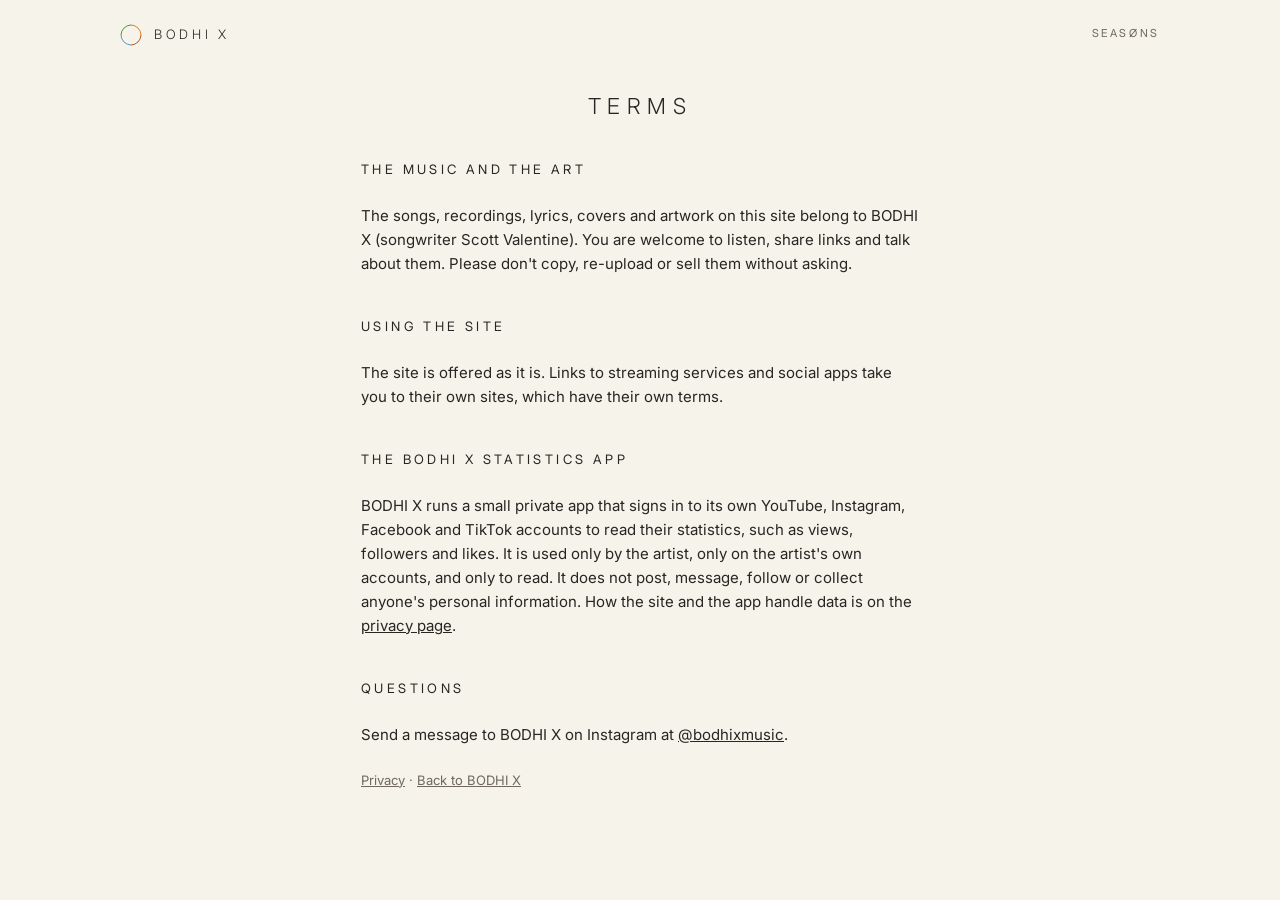
<file: terms/index.html>
<!doctype html>
<html lang="en">
<head>
<meta charset="utf-8">
<meta name="viewport" content="width=device-width, initial-scale=1, viewport-fit=cover">
<title>Terms | BODHI X</title>
<meta name="description" content="The simple terms for bodhixmusic.com and the BODHI X statistics app.">
<link rel="canonical" href="https://bodhixmusic.com/terms/">
<link rel="icon" type="image/svg+xml" href="/assets/marks/favicon.svg">
<link rel="stylesheet" href="/assets/tokens/tokens.css">
<link rel="stylesheet" href="/assets/css/bodhix.css">
<link rel="stylesheet" href="/assets/css/site.css">
<style>
.prose{max-width:62ch;margin:0 auto;display:grid;gap:var(--space-5);padding-bottom:var(--space-9)}
.prose h1{margin:var(--space-5) 0 0;font-size:22px;line-height:1.2;letter-spacing:.30em;font-weight:300;text-align:center}
.prose h2{margin:var(--space-4) 0 0;font-size:13px;letter-spacing:.26em;font-weight:400}
.prose p{margin:0}
</style>
<script src="/assets/js/dock.js" defer></script>
</head>
<body class="bx">
<header class="site-head">
  <a class="home" href="/" aria-label="BODHI X, home"><img src="/assets/marks/ring-year.svg" alt="" width="22" height="22"><span class="bx-caps">BODHI X</span></a>
  <nav aria-label="Main"><a class="bx-tb" href="/seasons/">SEASØNS</a></nav>
</header>
<main>
  <article class="prose">
    <h1 class="bx-caps">Terms</h1>

    <h2 class="bx-caps">The music and the art</h2>
    <p>The songs, recordings, lyrics, covers and artwork on this site belong to BODHI X (songwriter Scott Valentine). You are welcome to listen, share links and talk about them. Please don't copy, re-upload or sell them without asking.</p>

    <h2 class="bx-caps">Using the site</h2>
    <p>The site is offered as it is. Links to streaming services and social apps take you to their own sites, which have their own terms.</p>

    <h2 class="bx-caps">The BODHI X statistics app</h2>
    <p>BODHI X runs a small private app that signs in to its own YouTube, Instagram, Facebook and TikTok accounts to read their statistics, such as views, followers and likes. It is used only by the artist, only on the artist's own accounts, and only to read. It does not post, message, follow or collect anyone's personal information. How the site and the app handle data is on the <a href="/privacy/">privacy page</a>.</p>

    <h2 class="bx-caps">Questions</h2>
    <p>Send a message to BODHI X on Instagram at <a href="https://www.instagram.com/bodhixmusic">@bodhixmusic</a>.</p>

    <p class="bx-note"><a href="/privacy/">Privacy</a> · <a href="/">Back to BODHI X</a></p>
  </article>
</main>
</body>
</html>
</file>
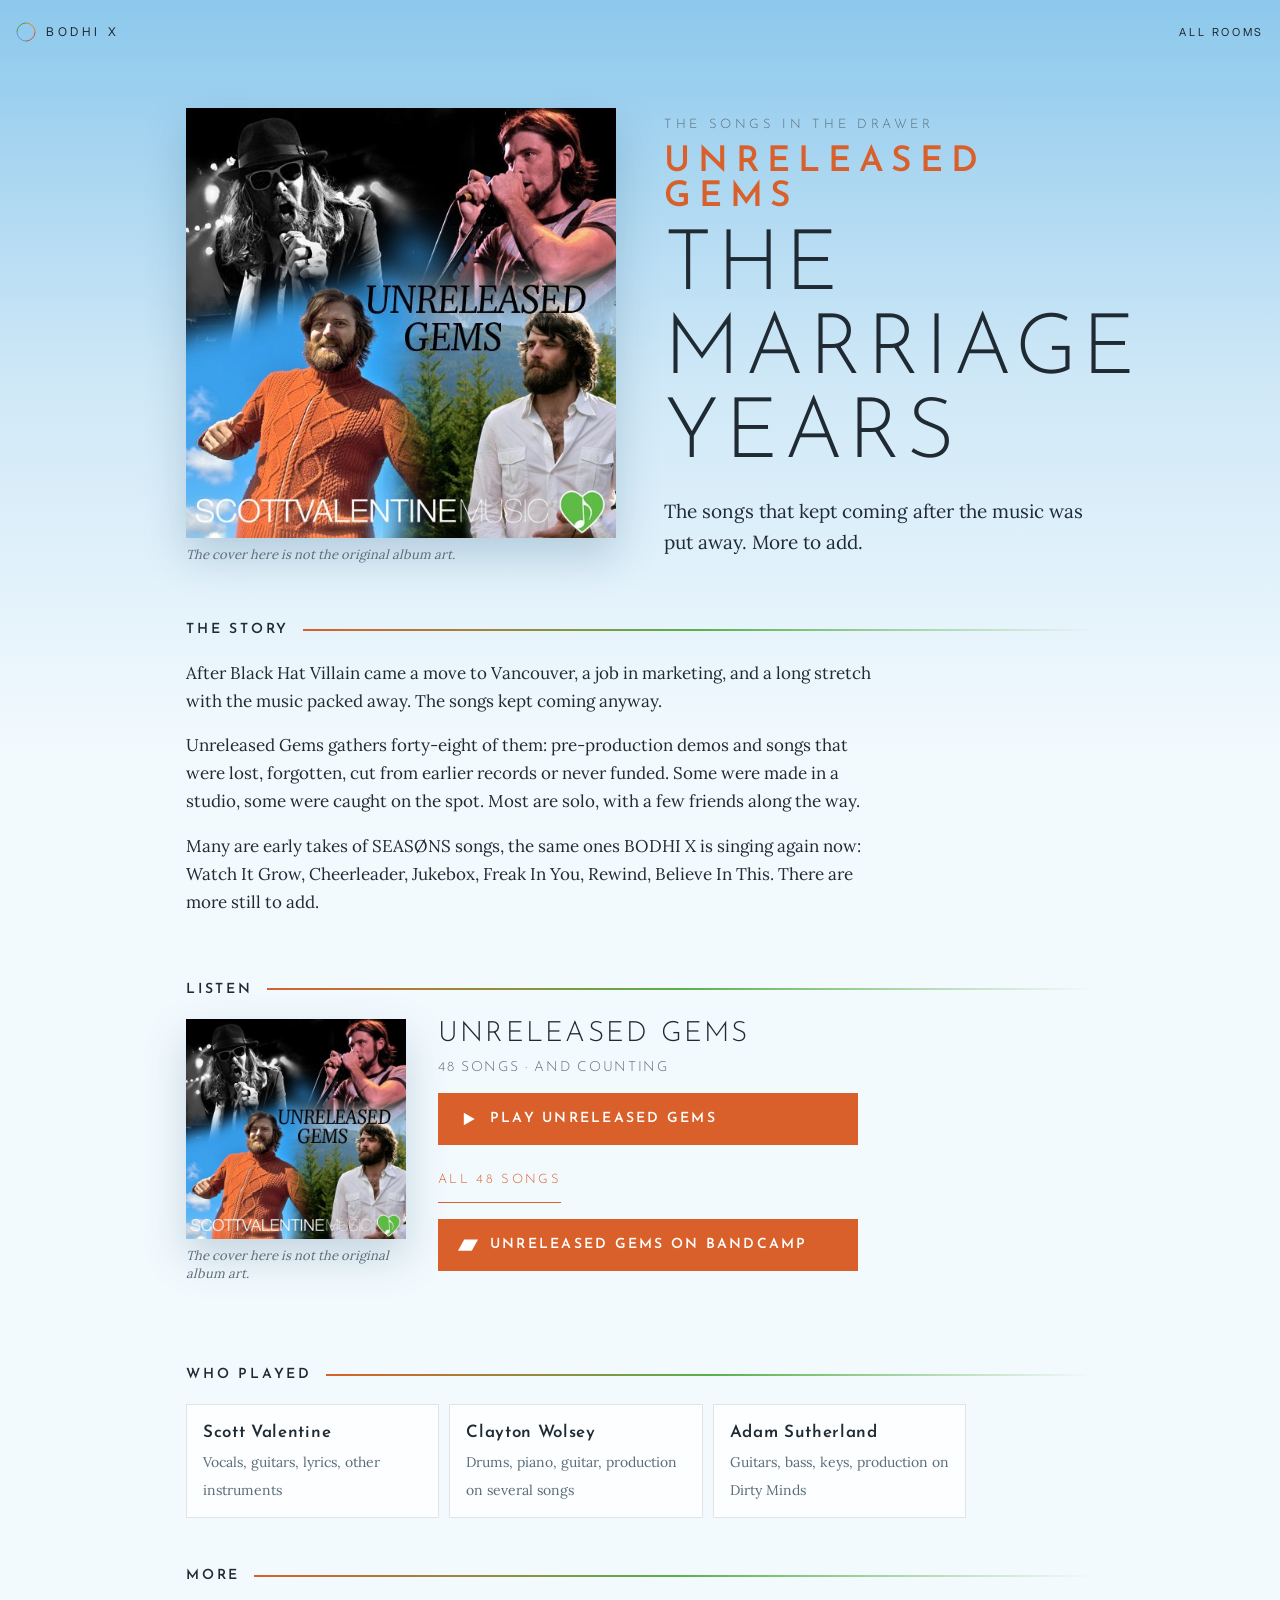
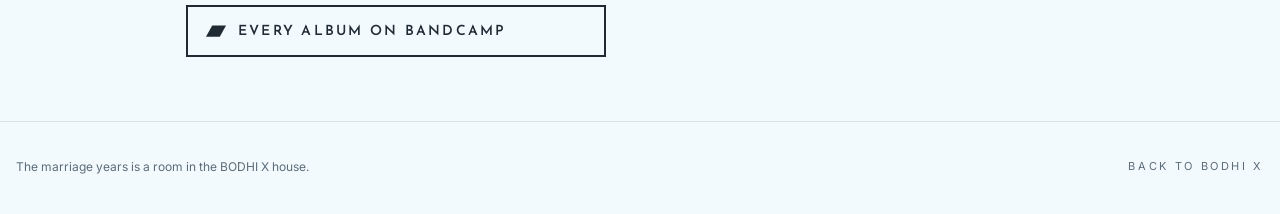
<file: the-marriage-years/index.html>
<!doctype html>
<html lang="en">
<head>
<meta charset="utf-8">
<meta name="viewport" content="width=device-width, initial-scale=1, viewport-fit=cover">
<title>The marriage years | BODHI X</title>
<meta name="description" content="The marriage years: the songs that kept coming after the music was put away. Unreleased Gems on Bandcamp.">
<link rel="canonical" href="https://bodhixmusic.com/the-marriage-years/">
<link rel="icon" type="image/svg+xml" href="/assets/marks/favicon.svg">
<link rel="apple-touch-icon" href="/assets/img/apple-touch-icon.png">
<meta name="theme-color" content="#DCEFFA">
<meta property="og:type" content="website">
<meta property="og:site_name" content="BODHI X">
<meta property="og:title" content="The marriage years | BODHI X">
<meta property="og:description" content="The marriage years: the songs that kept coming after the music was put away. Unreleased Gems on Bandcamp.">
<meta property="og:url" content="https://bodhixmusic.com/the-marriage-years/">
<meta property="og:image" content="https://bodhixmusic.com/assets/rooms/the-marriage-years/og-the-marriage-years.jpg">
<meta property="og:image:width" content="1200">
<meta property="og:image:height" content="630">
<meta name="twitter:card" content="summary_large_image">
<link rel="preload" href="/assets/rooms/fonts/josefin-sans-latin-300-normal.woff2" as="font" type="font/woff2" crossorigin>
<link rel="stylesheet" href="/assets/tokens/tokens.css">
<link rel="stylesheet" href="/assets/css/bodhix.css">
<script src="/assets/js/dock.js" defer></script>
<style>
@font-face{font-family:"Josefin Sans";src:url("/assets/rooms/fonts/josefin-sans-latin-300-normal.woff2") format("woff2");font-weight:300;font-style:normal;font-display:swap}
@font-face{font-family:"Josefin Sans";src:url("/assets/rooms/fonts/josefin-sans-latin-600-normal.woff2") format("woff2");font-weight:600;font-style:normal;font-display:swap}
@font-face{font-family:"Lora";src:url("/assets/rooms/fonts/lora-latin-400-normal.woff2") format("woff2");font-weight:400;font-style:normal;font-display:swap}
@font-face{font-family:"Lora";src:url("/assets/rooms/fonts/lora-latin-600-normal.woff2") format("woff2");font-weight:600;font-style:normal;font-display:swap}
:root{--bg:#F3FAFE;--ink:#1F2A33;--ink-2:#5B6C78;--title:#1F2A33;--accent:#D9602A;--on-accent:#fff;--rule:linear-gradient(90deg,#D9602A,#5BB04B,transparent);--line:rgba(31,42,51,.12);--card:rgba(255,255,255,.75);--player-bg:#fff;--spine:#1F2A33;--cover-shadow:0 18px 40px rgba(30,80,120,.22);--title-font:"Josefin Sans",sans-serif;--label-font:"Josefin Sans",sans-serif;--body-font:"Lora",serif;--page-bg:linear-gradient(180deg,#8CC8EC 0,#CFE8F7 380px,#F3FAFE 760px) no-repeat,#F3FAFE}

*{box-sizing:border-box}
html{background:var(--bg)}
body{margin:0;min-height:100vh;color:var(--ink);font-family:var(--body-font);font-size:17px;line-height:1.65;background:var(--page-bg);-webkit-font-smoothing:antialiased}
a{color:inherit}
.wrap{position:relative;z-index:1;max-width:940px;margin:0 auto;padding:0 max(16px,env(safe-area-inset-left,0px))}
.spine{position:relative;z-index:2;display:flex;justify-content:space-between;align-items:center;padding:calc(env(safe-area-inset-top,0px) + 10px) max(16px,env(safe-area-inset-left,0px)) 10px;font-family:"Inter",system-ui,sans-serif}
.spine a{display:inline-flex;align-items:center;gap:10px;min-height:44px;text-decoration:none;color:var(--spine);font-size:11px;letter-spacing:.24em;text-transform:uppercase;font-variation-settings:"opsz" 32}
.spine .home span{font-size:12px;letter-spacing:.30em}
.spine img{display:block}
.hero{display:grid;gap:28px;align-items:center;padding:28px 0 8px}
@media (min-width:760px){.hero{grid-template-columns:minmax(0,1fr) minmax(0,1fr);gap:48px;padding-top:44px}}
.cover{margin:0}
.cover img{display:block;width:100%;height:auto;box-shadow:var(--cover-shadow)}
.kicker{font-family:var(--label-font);font-size:13px;letter-spacing:.28em;text-transform:uppercase;color:var(--ink-2);margin:0 0 10px}
h1{font-family:var(--title-font);margin:0;line-height:.95;color:var(--title)}
.lede{font-size:19px;margin:18px 0 0}
section{padding:46px 0 0}
h2{font-family:var(--label-font);font-weight:var(--h2-weight,600);text-transform:uppercase;letter-spacing:.2em;font-size:14px;margin:0 0 18px;display:flex;align-items:center;gap:14px;color:var(--ink)}
h2::after{content:"";flex:1;height:2px;background:var(--rule)}
h3{font-family:var(--title-font);font-weight:400;margin:0 0 6px;font-size:28px;line-height:1.1;color:var(--title)}
.story p{margin:0 0 16px;max-width:64ch}
.album{display:grid;gap:22px;margin:0 0 34px}
@media (min-width:760px){.album{grid-template-columns:220px minmax(0,1fr);gap:32px;align-items:start}}
.album .cover img{box-shadow:var(--cover-shadow)}
.meta{color:var(--ink-2);font-size:14px;margin:0 0 14px;font-family:var(--label-font);letter-spacing:.12em;text-transform:uppercase}
.player{border:0;width:100%;max-width:640px;display:block;background:var(--player-bg);margin:0 0 6px}
.tracks{list-style:none;margin:0;padding:0;max-width:640px;counter-reset:t}
.tracks li{counter-increment:t;display:flex;align-items:baseline;gap:14px;padding:9px 0;border-bottom:1px solid var(--line)}
.tracks li::before{content:counter(t,decimal-leading-zero);font-family:var(--label-font);color:var(--accent);font-size:14px;min-width:2ch}
.tracks .t{flex:1}
.tracks .d{color:var(--ink-2);font-size:14px;font-variant-numeric:tabular-nums}
.more-tracks summary{cursor:pointer;min-height:44px;display:inline-flex;align-items:center;font-family:var(--label-font);letter-spacing:.18em;text-transform:uppercase;font-size:13px;color:var(--accent);border-bottom:1px solid currentColor}
.more-tracks[open] summary{margin-bottom:10px}
.note{color:var(--ink-2);font-size:15px;margin:14px 0 0;max-width:64ch}
.lineup{display:grid;grid-template-columns:repeat(auto-fit,minmax(min(180px,100%),1fr));gap:10px;max-width:780px;margin:0;padding:0;list-style:none}
.lineup li{background:var(--card);border:1px solid var(--line);padding:14px 16px}
.lineup b{display:block;font-family:var(--label-font);font-weight:600;font-size:17px;letter-spacing:.04em;color:var(--ink)}
.lineup span{color:var(--ink-2);font-size:14px}
.btns{display:flex;flex-direction:column;gap:10px;max-width:420px}
.btn{display:flex;align-items:center;gap:12px;min-height:52px;padding:0 18px;text-decoration:none;font-family:var(--label-font);font-weight:600;font-size:14px;letter-spacing:.16em;text-transform:uppercase;border:2px solid var(--ink);color:var(--ink);background:transparent;transition:background .2s,color .2s,border-color .2s}
.btn .ico{width:20px;height:20px;fill:currentColor;flex:none}
.btn.hot{background:var(--accent);border-color:var(--accent);color:var(--on-accent)}
button.btn{font:inherit;font-family:var(--label-font);font-weight:600;font-size:14px;letter-spacing:.16em;text-transform:uppercase;width:100%;cursor:pointer;text-align:left}
.play-album.is-loaded{background:transparent;color:var(--ink);border-color:var(--ink)}
.play-row{margin:0 0 14px}
.cover-note{margin:8px 0 0;font-size:13px;color:var(--ink-2);font-style:italic;line-height:1.4}
h1[tabindex="-1"]:focus{outline:none}
.btn:hover,.btn:focus-visible{background:var(--ink);border-color:var(--ink);color:var(--bg)}
a:focus-visible,summary:focus-visible{outline:2px solid var(--accent);outline-offset:3px}
.foot{position:relative;z-index:1;margin-top:64px;padding:22px max(16px,env(safe-area-inset-left,0px)) calc(env(safe-area-inset-bottom,0px) + 26px);border-top:1px solid var(--line);display:flex;flex-wrap:wrap;gap:8px 24px;justify-content:space-between;align-items:center;font-family:"Inter",system-ui,sans-serif;font-size:12px;color:var(--ink-2)}
.foot a{text-decoration:none;letter-spacing:.24em;text-transform:uppercase;font-size:11px;min-height:44px;display:inline-flex;align-items:center}
@media (prefers-reduced-motion:reduce){*{transition:none!important}}

h1{font-weight:300;text-transform:uppercase;letter-spacing:.06em;font-size:clamp(44px,10vw,84px);line-height:1}h1 b{font-weight:600;color:#D9602A;display:block;font-size:.42em;letter-spacing:.22em;margin-bottom:10px}h3{font-weight:300;text-transform:uppercase;letter-spacing:.08em}.heart{color:#5BB04B}
</style>
</head>
<body>
<svg class="icon-sprite" aria-hidden="true" style="position:absolute;width:0;height:0;overflow:hidden" xmlns="http://www.w3.org/2000/svg"><symbol id="i-bandcamp" viewBox="0 0 24 24"><path d="M0 18.75l7.437-13.5H24l-7.438 13.5H0z"/></symbol></svg>
<header class="spine">
  <a class="home" href="/" aria-label="BODHI X home"><img src="/assets/marks/ring-year.svg" alt="" width="20" height="20"><span>BODHI X</span></a>
  <a href="/#eras-title">All rooms</a>
</header>
<main class="wrap">
<div class="hero">
  <figure class="cover"><img src="/assets/rooms/the-marriage-years/unreleased-gems-1200.jpg" srcset="/assets/rooms/the-marriage-years/unreleased-gems-600.jpg 600w, /assets/rooms/the-marriage-years/unreleased-gems-1200.jpg 550w" sizes="(min-width:760px) 440px, 92vw" width="550" height="550" alt="Unreleased Gems cover: four photos of Scott Valentine singing and smiling under a blue sky, with the words UNRELEASED GEMS."><figcaption class="cover-note">The cover here is not the original album art.</figcaption></figure>
  <div><p class="kicker">The songs in the drawer</p><h1><b>Unreleased Gems</b>The marriage years</h1><p class="lede">The songs that kept coming after the music was put away. More to add.</p></div>
</div>
<section class="story" aria-labelledby="s1"><h2 id="s1">The story</h2>
<p>After Black Hat Villain came a move to Vancouver, a job in marketing, and a long stretch with the music packed away. The songs kept coming anyway.</p>
<p>Unreleased Gems gathers forty-eight of them: pre-production demos and songs that were lost, forgotten, cut from earlier records or never funded. Some were made in a studio, some were caught on the spot. Most are solo, with a few friends along the way.</p>
<p>Many are early takes of SEASØNS songs, the same ones BODHI X is singing again now: Watch It Grow, Cheerleader, Jukebox, Freak In You, Rewind, Believe In This. There are more still to add.</p>
</section>
<section aria-labelledby="s2"><h2 id="s2">Listen</h2>
<div class="album">
  <figure class="cover"><img src="/assets/rooms/the-marriage-years/unreleased-gems-1200.jpg" srcset="/assets/rooms/the-marriage-years/unreleased-gems-600.jpg 600w, /assets/rooms/the-marriage-years/unreleased-gems-1200.jpg 550w" sizes="(min-width:760px) 220px, 92vw" width="550" height="550" alt="Cover of Unreleased Gems" loading="lazy"><figcaption class="cover-note">The cover here is not the original album art.</figcaption></figure>
  <div>
    <h3>Unreleased Gems</h3>
    <p class="meta">48 songs · and counting</p>
    <div class="btns play-row"><button type="button" class="btn hot play-album" data-album="975750124" data-title="Unreleased Gems" data-room="The marriage years" data-room-href="/the-marriage-years/" data-cover="/assets/rooms/the-marriage-years/unreleased-gems-600.jpg"><svg class="ico" aria-hidden="true" focusable="false" viewBox="0 0 24 24"><path d="M7 4.5v15l13-7.5z" fill="currentColor"/></svg><span class="pa-label">Play Unreleased Gems</span></button></div>
    <details class="more-tracks"><summary>All 48 songs</summary><ol class="tracks" aria-label="Unreleased Gems track list"><li><span class="t">Dirty Minds</span><span class="d">3:09</span></li><li><span class="t">Watch It Grow (earlier version)</span><span class="d">4:08</span></li><li><span class="t">Three Words (earlier version)</span><span class="d">3:04</span></li><li><span class="t">You&#x27;re A Star (earlier version)</span><span class="d">2:19</span></li><li><span class="t">A Way Out Of Here (earlier version)</span><span class="d">4:18</span></li><li><span class="t">The Watershed (earlier version)</span><span class="d">3:16</span></li><li><span class="t">Warning Bells (earlier version 2)</span><span class="d">2:52</span></li><li><span class="t">Warning Bells (earlier version)</span><span class="d">3:12</span></li><li><span class="t">Versailles</span><span class="d">2:27</span></li><li><span class="t">This Ridicule</span><span class="d">3:11</span></li><li><span class="t">Rewind (earlier version)</span><span class="d">3:33</span></li><li><span class="t">The Perfect Song (earlier version)</span><span class="d">3:46</span></li><li><span class="t">The Password</span><span class="d">2:54</span></li><li><span class="t">Jukebox</span><span class="d">3:56</span></li><li><span class="t">Inside Out</span><span class="d">3:38</span></li><li><span class="t">Freak In You</span><span class="d">3:42</span></li><li><span class="t">Fashion Soldier</span><span class="d">0:38</span></li><li><span class="t">Echoes of Light (earlier version)</span><span class="d">3:44</span></li><li><span class="t">Cheerleader</span><span class="d">2:24</span></li><li><span class="t">Big Plans</span><span class="d">3:10</span></li><li><span class="t">Believe In This (earlier version)</span><span class="d">5:37</span></li><li><span class="t">Before You Go</span><span class="d">2:36</span></li><li><span class="t">Living In New York (earlier version)</span><span class="d">4:46</span></li><li><span class="t">Waiting</span><span class="d">5:34</span></li><li><span class="t">The Pill (earlier version)</span><span class="d">3:31</span></li><li><span class="t">The Perfect Song (earlier version 2)</span><span class="d">3:32</span></li><li><span class="t">Locust Queen</span><span class="d">5:15</span></li><li><span class="t">Insomniac (earlier version)</span><span class="d">2:15</span></li><li><span class="t">Black Gold</span><span class="d">3:52</span></li><li><span class="t">Psyche &amp; Cupid (earlier version of Kisses)</span><span class="d">4:57</span></li><li><span class="t">Magnetic</span><span class="d">5:01</span></li><li><span class="t">In The Moment (earlier version of Once Upon A Moment)</span><span class="d">4:11</span></li><li><span class="t">Dancing On The Rooftops (earlier version)</span><span class="d">2:41</span></li><li><span class="t">Ain&#x27;t That The Truth?</span><span class="d">5:40</span></li><li><span class="t">13 Days In London</span><span class="d">3:25</span></li><li><span class="t">Where The Cool Kids Are (earlier version)</span><span class="d">2:48</span></li><li><span class="t">21st Century Animal Family Plan (earlier version)</span><span class="d">4:33</span></li><li><span class="t">Engaged</span><span class="d">4:19</span></li><li><span class="t">Cheerleader (earlier version)</span><span class="d">2:24</span></li><li><span class="t">Someone (earlier version)</span><span class="d">6:47</span></li><li><span class="t">Head In The Crowd</span><span class="d">1:40</span></li><li><span class="t">The Perfect Song (earlier version)</span><span class="d">3:28</span></li><li><span class="t">The Pill (earlier version 2)</span><span class="d">3:21</span></li><li><span class="t">This Crazy Behaviour</span><span class="d">6:38</span></li><li><span class="t">Warning Bells (earlier version)</span><span class="d">2:52</span></li><li><span class="t">Fierce In The Tooth</span><span class="d">5:27</span></li><li><span class="t">Just A Sinner</span><span class="d">1:42</span></li><li><span class="t">Devil&#x27;s Decree</span><span class="d">1:43</span></li></ol></details>
    
    <div class="btns" style="margin-top:16px"><a class="btn hot" href="https://scottytuesday.bandcamp.com/album/unreleased-gems" target="_blank" rel="me noopener"><svg class="ico" aria-hidden="true" focusable="false"><use href="#i-bandcamp"/></svg><span>Unreleased Gems on Bandcamp</span></a></div>
  </div>
</div>
</section>
<section aria-labelledby="s3"><h2 id="s3">Who played</h2>
<ul class="lineup"><li><b>Scott Valentine</b><span>Vocals, guitars, lyrics, other instruments</span></li><li><b>Clayton Wolsey</b><span>Drums, piano, guitar, production on several songs</span></li><li><b>Adam Sutherland</b><span>Guitars, bass, keys, production on Dirty Minds</span></li></ul>
</section>
<section aria-labelledby="s4"><h2 id="s4">More</h2><div class="btns">
<a class="btn" href="https://scottytuesday.bandcamp.com" target="_blank" rel="me noopener"><svg class="ico" aria-hidden="true" focusable="false"><use href="#i-bandcamp"/></svg><span>Every album on Bandcamp</span></a>
</div></section>
</main>
<footer class="foot">
  <span>The marriage years is a room in the BODHI X house.</span>
  <a href="/">Back to BODHI X</a>
</footer>
</body>
</html>
</file>
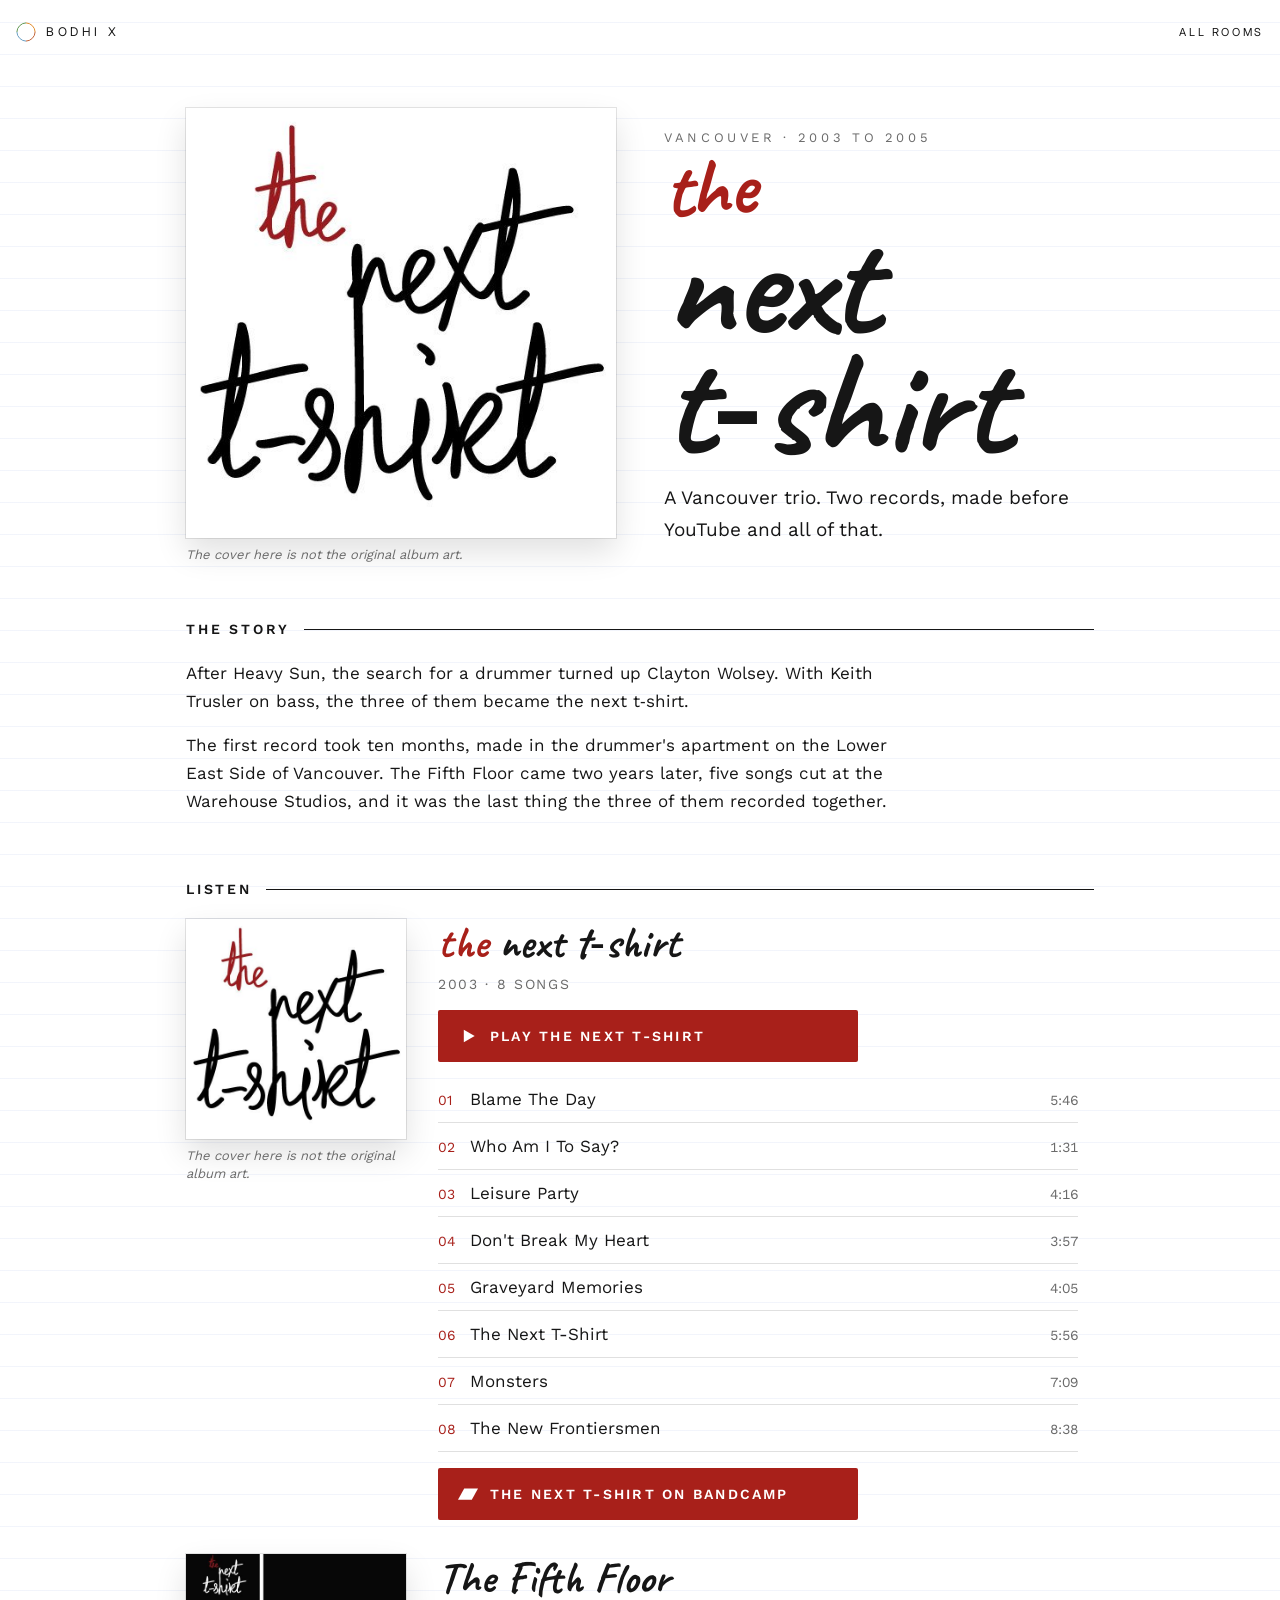
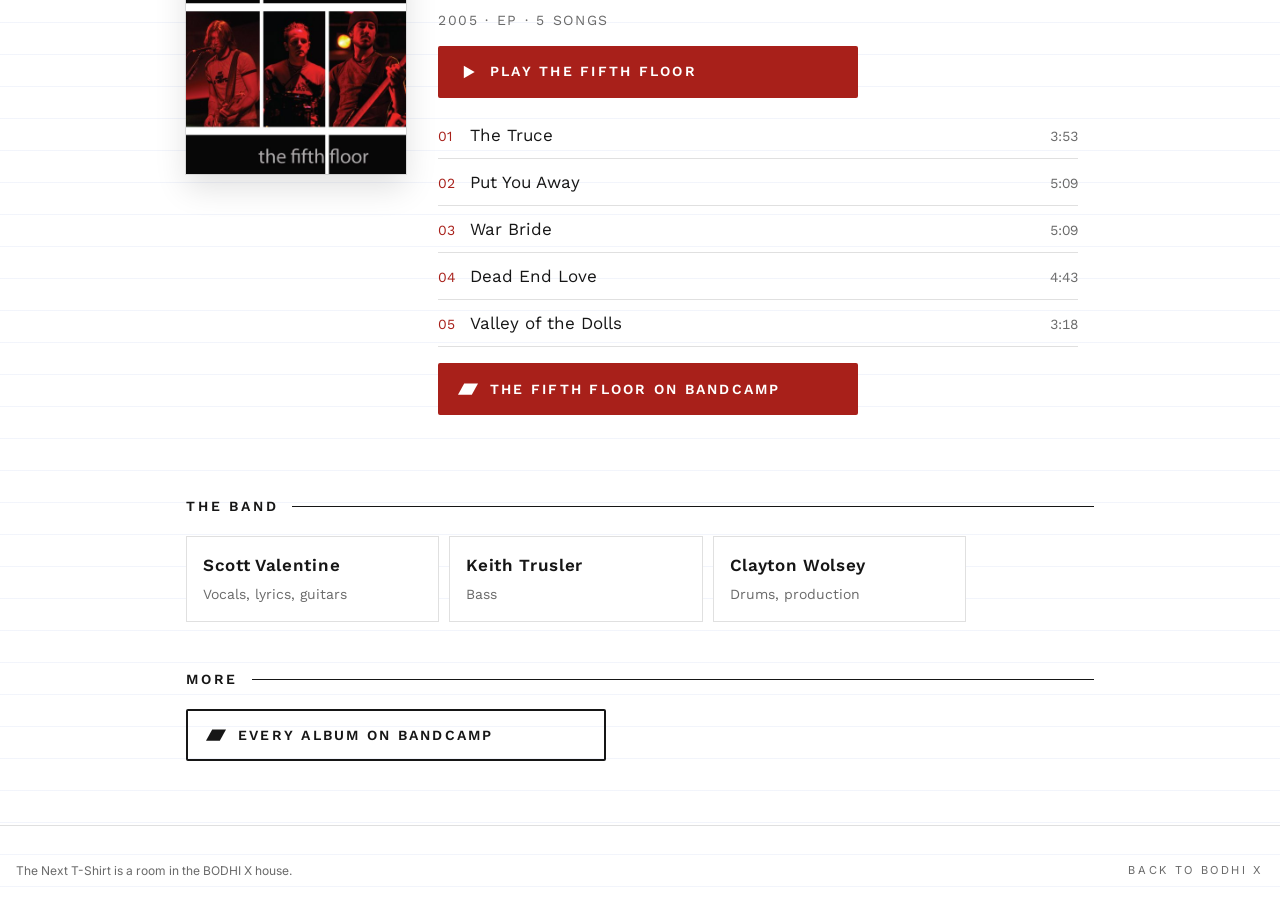
<file: the-next-t-shirt/index.html>
<!doctype html>
<html lang="en">
<head>
<meta charset="utf-8">
<meta name="viewport" content="width=device-width, initial-scale=1, viewport-fit=cover">
<title>The Next T-Shirt | BODHI X</title>
<meta name="description" content="The Next T-Shirt: a Vancouver trio, 2003 to 2005. Two records, the next t-shirt and The Fifth Floor, on Bandcamp.">
<link rel="canonical" href="https://bodhixmusic.com/the-next-t-shirt/">
<link rel="icon" type="image/svg+xml" href="/assets/marks/favicon.svg">
<link rel="apple-touch-icon" href="/assets/img/apple-touch-icon.png">
<meta name="theme-color" content="#FFFFFF">
<meta property="og:type" content="website">
<meta property="og:site_name" content="BODHI X">
<meta property="og:title" content="The Next T-Shirt | BODHI X">
<meta property="og:description" content="The Next T-Shirt: a Vancouver trio, 2003 to 2005. Two records, the next t-shirt and The Fifth Floor, on Bandcamp.">
<meta property="og:url" content="https://bodhixmusic.com/the-next-t-shirt/">
<meta property="og:image" content="https://bodhixmusic.com/assets/rooms/the-next-t-shirt/og-the-next-t-shirt.jpg">
<meta property="og:image:width" content="1200">
<meta property="og:image:height" content="630">
<meta name="twitter:card" content="summary_large_image">
<link rel="preload" href="/assets/rooms/fonts/caveat-latin-700-normal.woff2" as="font" type="font/woff2" crossorigin>
<link rel="stylesheet" href="/assets/tokens/tokens.css">
<link rel="stylesheet" href="/assets/css/bodhix.css">
<script src="/assets/js/dock.js" defer></script>
<style>
@font-face{font-family:"Caveat";src:url("/assets/rooms/fonts/caveat-latin-700-normal.woff2") format("woff2");font-weight:700;font-style:normal;font-display:swap}
@font-face{font-family:"Work Sans";src:url("/assets/rooms/fonts/work-sans-latin-400-normal.woff2") format("woff2");font-weight:400;font-style:normal;font-display:swap}
@font-face{font-family:"Work Sans";src:url("/assets/rooms/fonts/work-sans-latin-600-normal.woff2") format("woff2");font-weight:600;font-style:normal;font-display:swap}
:root{--bg:#FFFFFF;--ink:#161616;--ink-2:#6A6A6A;--title:#161616;--accent:#A8201A;--on-accent:#fff;--rule:#161616;--line:rgba(0,0,0,.12);--card:#fff;--player-bg:#fff;--spine:#161616;--cover-shadow:0 0 0 1px rgba(0,0,0,.1),0 14px 30px rgba(0,0,0,.12);--title-font:"Caveat",cursive;--label-font:"Work Sans",sans-serif;--body-font:"Work Sans",sans-serif;--page-bg:repeating-linear-gradient(0deg,transparent 0 31px,rgba(70,110,200,.07) 31px 32px),#fff}

*{box-sizing:border-box}
html{background:var(--bg)}
body{margin:0;min-height:100vh;color:var(--ink);font-family:var(--body-font);font-size:17px;line-height:1.65;background:var(--page-bg);-webkit-font-smoothing:antialiased}
a{color:inherit}
.wrap{position:relative;z-index:1;max-width:940px;margin:0 auto;padding:0 max(16px,env(safe-area-inset-left,0px))}
.spine{position:relative;z-index:2;display:flex;justify-content:space-between;align-items:center;padding:calc(env(safe-area-inset-top,0px) + 10px) max(16px,env(safe-area-inset-left,0px)) 10px;font-family:"Inter",system-ui,sans-serif}
.spine a{display:inline-flex;align-items:center;gap:10px;min-height:44px;text-decoration:none;color:var(--spine);font-size:11px;letter-spacing:.24em;text-transform:uppercase;font-variation-settings:"opsz" 32}
.spine .home span{font-size:12px;letter-spacing:.30em}
.spine img{display:block}
.hero{display:grid;gap:28px;align-items:center;padding:28px 0 8px}
@media (min-width:760px){.hero{grid-template-columns:minmax(0,1fr) minmax(0,1fr);gap:48px;padding-top:44px}}
.cover{margin:0}
.cover img{display:block;width:100%;height:auto;box-shadow:var(--cover-shadow)}
.kicker{font-family:var(--label-font);font-size:13px;letter-spacing:.28em;text-transform:uppercase;color:var(--ink-2);margin:0 0 10px}
h1{font-family:var(--title-font);margin:0;line-height:.95;color:var(--title)}
.lede{font-size:19px;margin:18px 0 0}
section{padding:46px 0 0}
h2{font-family:var(--label-font);font-weight:var(--h2-weight,600);text-transform:uppercase;letter-spacing:.2em;font-size:14px;margin:0 0 18px;display:flex;align-items:center;gap:14px;color:var(--ink)}
h2::after{content:"";flex:1;height:2px;background:var(--rule)}
h3{font-family:var(--title-font);font-weight:400;margin:0 0 6px;font-size:28px;line-height:1.1;color:var(--title)}
.story p{margin:0 0 16px;max-width:64ch}
.album{display:grid;gap:22px;margin:0 0 34px}
@media (min-width:760px){.album{grid-template-columns:220px minmax(0,1fr);gap:32px;align-items:start}}
.album .cover img{box-shadow:var(--cover-shadow)}
.meta{color:var(--ink-2);font-size:14px;margin:0 0 14px;font-family:var(--label-font);letter-spacing:.12em;text-transform:uppercase}
.player{border:0;width:100%;max-width:640px;display:block;background:var(--player-bg);margin:0 0 6px}
.tracks{list-style:none;margin:0;padding:0;max-width:640px;counter-reset:t}
.tracks li{counter-increment:t;display:flex;align-items:baseline;gap:14px;padding:9px 0;border-bottom:1px solid var(--line)}
.tracks li::before{content:counter(t,decimal-leading-zero);font-family:var(--label-font);color:var(--accent);font-size:14px;min-width:2ch}
.tracks .t{flex:1}
.tracks .d{color:var(--ink-2);font-size:14px;font-variant-numeric:tabular-nums}
.more-tracks summary{cursor:pointer;min-height:44px;display:inline-flex;align-items:center;font-family:var(--label-font);letter-spacing:.18em;text-transform:uppercase;font-size:13px;color:var(--accent);border-bottom:1px solid currentColor}
.more-tracks[open] summary{margin-bottom:10px}
.note{color:var(--ink-2);font-size:15px;margin:14px 0 0;max-width:64ch}
.lineup{display:grid;grid-template-columns:repeat(auto-fit,minmax(min(180px,100%),1fr));gap:10px;max-width:780px;margin:0;padding:0;list-style:none}
.lineup li{background:var(--card);border:1px solid var(--line);padding:14px 16px}
.lineup b{display:block;font-family:var(--label-font);font-weight:600;font-size:17px;letter-spacing:.04em;color:var(--ink)}
.lineup span{color:var(--ink-2);font-size:14px}
.btns{display:flex;flex-direction:column;gap:10px;max-width:420px}
.btn{display:flex;align-items:center;gap:12px;min-height:52px;padding:0 18px;text-decoration:none;font-family:var(--label-font);font-weight:600;font-size:14px;letter-spacing:.16em;text-transform:uppercase;border:2px solid var(--ink);color:var(--ink);background:transparent;transition:background .2s,color .2s,border-color .2s}
.btn .ico{width:20px;height:20px;fill:currentColor;flex:none}
.btn.hot{background:var(--accent);border-color:var(--accent);color:var(--on-accent)}
button.btn{font:inherit;font-family:var(--label-font);font-weight:600;font-size:14px;letter-spacing:.16em;text-transform:uppercase;width:100%;cursor:pointer;text-align:left}
.play-album.is-loaded{background:transparent;color:var(--ink);border-color:var(--ink)}
.play-row{margin:0 0 14px}
.cover-note{margin:8px 0 0;font-size:13px;color:var(--ink-2);font-style:italic;line-height:1.4}
h1[tabindex="-1"]:focus{outline:none}
.btn:hover,.btn:focus-visible{background:var(--ink);border-color:var(--ink);color:var(--bg)}
a:focus-visible,summary:focus-visible{outline:2px solid var(--accent);outline-offset:3px}
.foot{position:relative;z-index:1;margin-top:64px;padding:22px max(16px,env(safe-area-inset-left,0px)) calc(env(safe-area-inset-bottom,0px) + 26px);border-top:1px solid var(--line);display:flex;flex-wrap:wrap;gap:8px 24px;justify-content:space-between;align-items:center;font-family:"Inter",system-ui,sans-serif;font-size:12px;color:var(--ink-2)}
.foot a{text-decoration:none;letter-spacing:.24em;text-transform:uppercase;font-size:11px;min-height:44px;display:inline-flex;align-items:center}
@media (prefers-reduced-motion:reduce){*{transition:none!important}}

h1{font-size:clamp(72px,17vw,150px);font-weight:700;line-height:.8;letter-spacing:-.01em}h1 .the{color:#A8201A;display:block;font-size:.55em;transform:rotate(-4deg);transform-origin:left}h3{font-size:44px;font-weight:700}h3 .the{color:#A8201A}h2::after{height:1px}.btn{border-radius:2px}
</style>
</head>
<body>
<svg class="icon-sprite" aria-hidden="true" style="position:absolute;width:0;height:0;overflow:hidden" xmlns="http://www.w3.org/2000/svg"><symbol id="i-bandcamp" viewBox="0 0 24 24"><path d="M0 18.75l7.437-13.5H24l-7.438 13.5H0z"/></symbol></svg>
<header class="spine">
  <a class="home" href="/" aria-label="BODHI X home"><img src="/assets/marks/ring-year.svg" alt="" width="20" height="20"><span>BODHI X</span></a>
  <a href="/#eras-title">All rooms</a>
</header>
<main class="wrap">
<div class="hero">
  <figure class="cover"><img src="/assets/rooms/the-next-t-shirt/the-next-t-shirt-1200.jpg" srcset="/assets/rooms/the-next-t-shirt/the-next-t-shirt-600.jpg 600w, /assets/rooms/the-next-t-shirt/the-next-t-shirt-1200.jpg 500w" sizes="(min-width:760px) 440px, 92vw" width="500" height="500" alt="the next t-shirt, written by hand in black marker with a red the."><figcaption class="cover-note">The cover here is not the original album art.</figcaption></figure>
  <div><p class="kicker">Vancouver · 2003 to 2005</p><h1><span class="the">the</span>next t&#8209;shirt</h1><p class="lede">A Vancouver trio. Two records, made before YouTube and all of that.</p></div>
</div>
<section class="story" aria-labelledby="s1"><h2 id="s1">The story</h2>
<p>After Heavy Sun, the search for a drummer turned up Clayton Wolsey. With Keith Trusler on bass, the three of them became the next t&#8209;shirt.</p>
<p>The first record took ten months, made in the drummer's apartment on the Lower East Side of Vancouver. The Fifth Floor came two years later, five songs cut at the Warehouse Studios, and it was the last thing the three of them recorded together.</p>
</section>
<section aria-labelledby="s2"><h2 id="s2">Listen</h2>
<div class="album">
  <figure class="cover"><img src="/assets/rooms/the-next-t-shirt/the-next-t-shirt-1200.jpg" srcset="/assets/rooms/the-next-t-shirt/the-next-t-shirt-600.jpg 600w, /assets/rooms/the-next-t-shirt/the-next-t-shirt-1200.jpg 500w" sizes="(min-width:760px) 220px, 92vw" width="500" height="500" alt="Cover of the next t-shirt" loading="lazy"><figcaption class="cover-note">The cover here is not the original album art.</figcaption></figure>
  <div>
    <h3><span class="the">the</span> next t&#8209;shirt</h3>
    <p class="meta">2003 · 8 songs</p>
    <div class="btns play-row"><button type="button" class="btn hot play-album" data-album="2606593752" data-title="the next t-shirt" data-room="The Next T-Shirt" data-room-href="/the-next-t-shirt/" data-cover="/assets/rooms/the-next-t-shirt/the-next-t-shirt-600.jpg"><svg class="ico" aria-hidden="true" focusable="false" viewBox="0 0 24 24"><path d="M7 4.5v15l13-7.5z" fill="currentColor"/></svg><span class="pa-label">Play the next t-shirt</span></button></div>
    <ol class="tracks" aria-label="the next t-shirt track list"><li><span class="t">Blame The Day</span><span class="d">5:46</span></li><li><span class="t">Who Am I To Say?</span><span class="d">1:31</span></li><li><span class="t">Leisure Party</span><span class="d">4:16</span></li><li><span class="t">Don&#x27;t Break My Heart</span><span class="d">3:57</span></li><li><span class="t">Graveyard Memories</span><span class="d">4:05</span></li><li><span class="t">The Next T-Shirt</span><span class="d">5:56</span></li><li><span class="t">Monsters</span><span class="d">7:09</span></li><li><span class="t">The New Frontiersmen</span><span class="d">8:38</span></li></ol>
    
    <div class="btns" style="margin-top:16px"><a class="btn hot" href="https://scottytuesday.bandcamp.com/album/the-next-t-shirt" target="_blank" rel="me noopener"><svg class="ico" aria-hidden="true" focusable="false"><use href="#i-bandcamp"/></svg><span>the next t-shirt on Bandcamp</span></a></div>
  </div>
</div>
<div class="album">
  <figure class="cover"><img src="/assets/rooms/the-next-t-shirt/the-fifth-floor-1200.jpg" srcset="/assets/rooms/the-next-t-shirt/the-fifth-floor-600.jpg 600w, /assets/rooms/the-next-t-shirt/the-fifth-floor-1200.jpg 500w" sizes="(min-width:760px) 220px, 92vw" width="500" height="500" alt="Cover of The Fifth Floor" loading="lazy"></figure>
  <div>
    <h3>The Fifth Floor</h3>
    <p class="meta">2005 · EP · 5 songs</p>
    <div class="btns play-row"><button type="button" class="btn hot play-album" data-album="2177376273" data-title="The Fifth Floor" data-room="The Next T-Shirt" data-room-href="/the-next-t-shirt/" data-cover="/assets/rooms/the-next-t-shirt/the-fifth-floor-600.jpg"><svg class="ico" aria-hidden="true" focusable="false" viewBox="0 0 24 24"><path d="M7 4.5v15l13-7.5z" fill="currentColor"/></svg><span class="pa-label">Play The Fifth Floor</span></button></div>
    <ol class="tracks" aria-label="The Fifth Floor track list"><li><span class="t">The Truce</span><span class="d">3:53</span></li><li><span class="t">Put You Away</span><span class="d">5:09</span></li><li><span class="t">War Bride</span><span class="d">5:09</span></li><li><span class="t">Dead End Love</span><span class="d">4:43</span></li><li><span class="t">Valley of the Dolls</span><span class="d">3:18</span></li></ol>
    
    <div class="btns" style="margin-top:16px"><a class="btn hot" href="https://scottytuesday.bandcamp.com/album/the-fifth-floor" target="_blank" rel="me noopener"><svg class="ico" aria-hidden="true" focusable="false"><use href="#i-bandcamp"/></svg><span>The Fifth Floor on Bandcamp</span></a></div>
  </div>
</div>
</section>
<section aria-labelledby="s3"><h2 id="s3">The band</h2>
<ul class="lineup"><li><b>Scott Valentine</b><span>Vocals, lyrics, guitars</span></li><li><b>Keith Trusler</b><span>Bass</span></li><li><b>Clayton Wolsey</b><span>Drums, production</span></li></ul>
</section>
<section aria-labelledby="s4"><h2 id="s4">More</h2><div class="btns">
<a class="btn" href="https://scottytuesday.bandcamp.com" target="_blank" rel="me noopener"><svg class="ico" aria-hidden="true" focusable="false"><use href="#i-bandcamp"/></svg><span>Every album on Bandcamp</span></a>
</div></section>
</main>
<footer class="foot">
  <span>The Next T-Shirt is a room in the BODHI X house.</span>
  <a href="/">Back to BODHI X</a>
</footer>
</body>
</html>
</file>
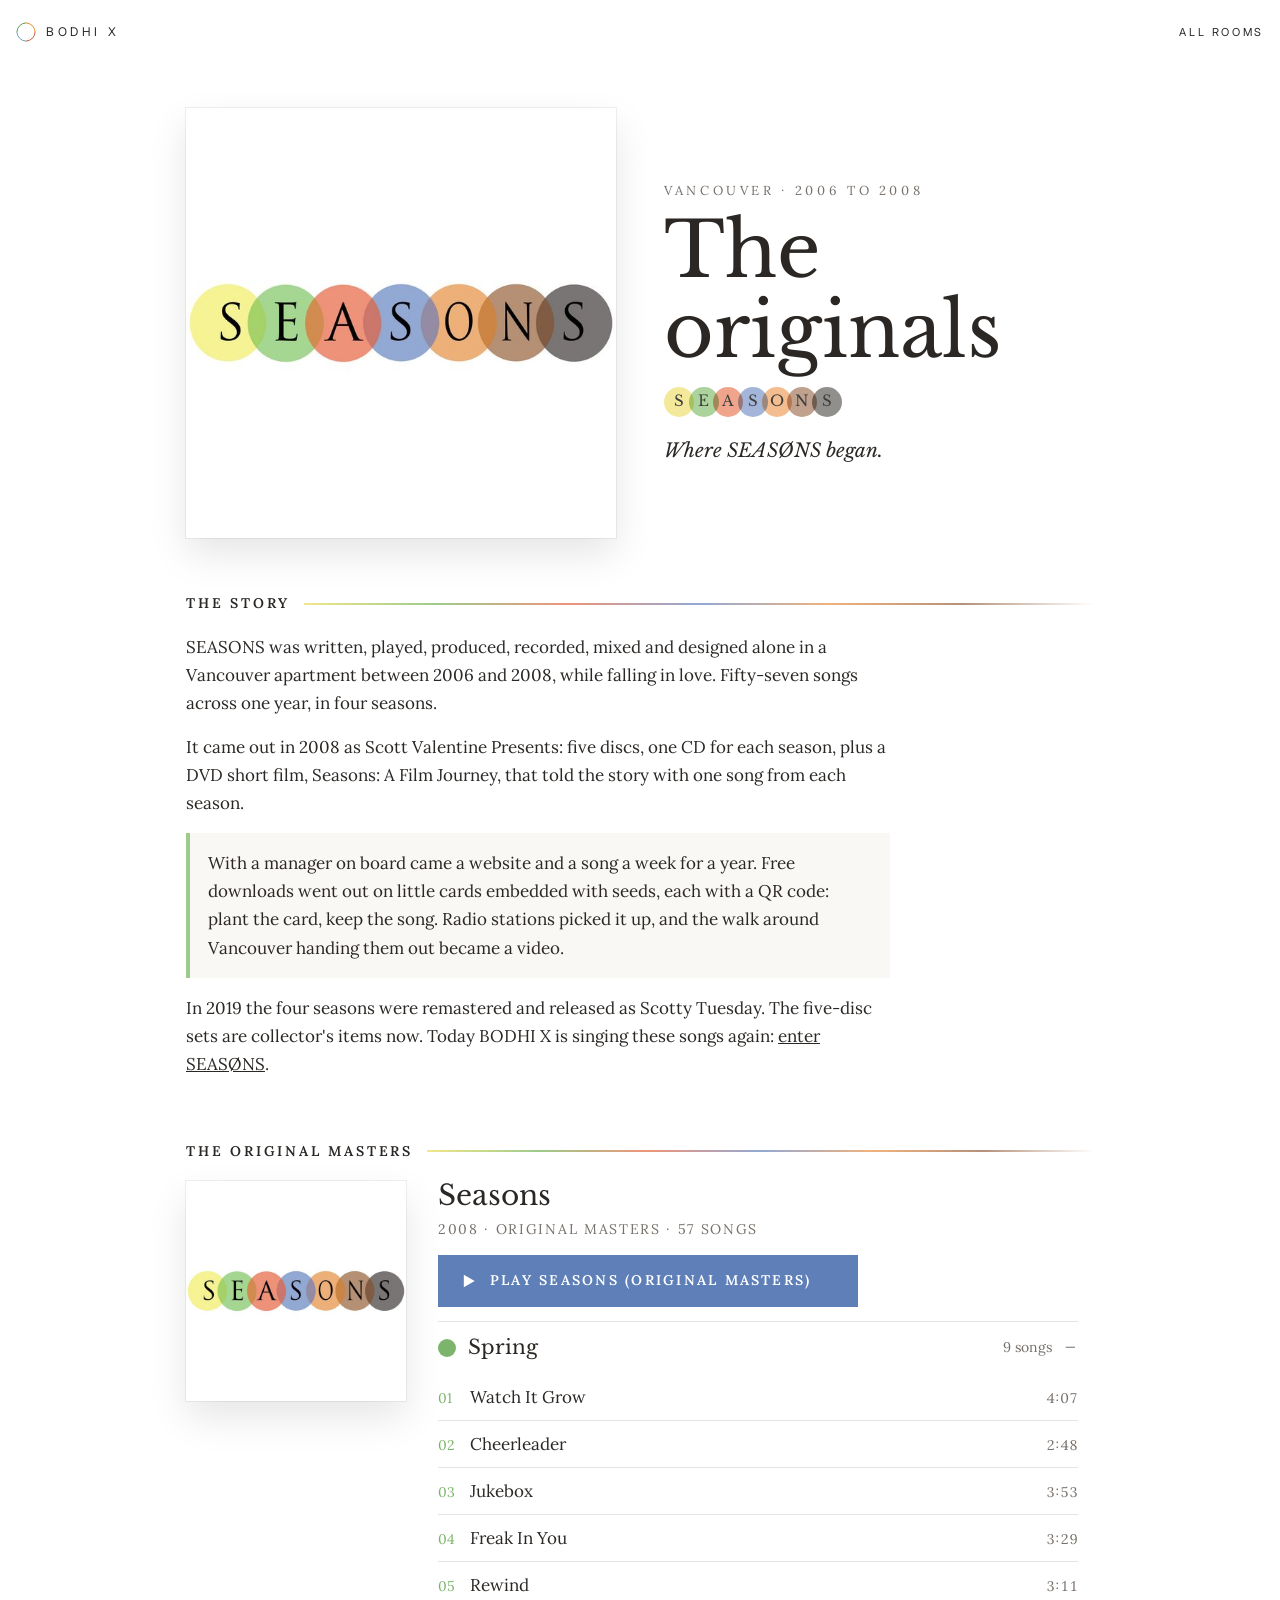
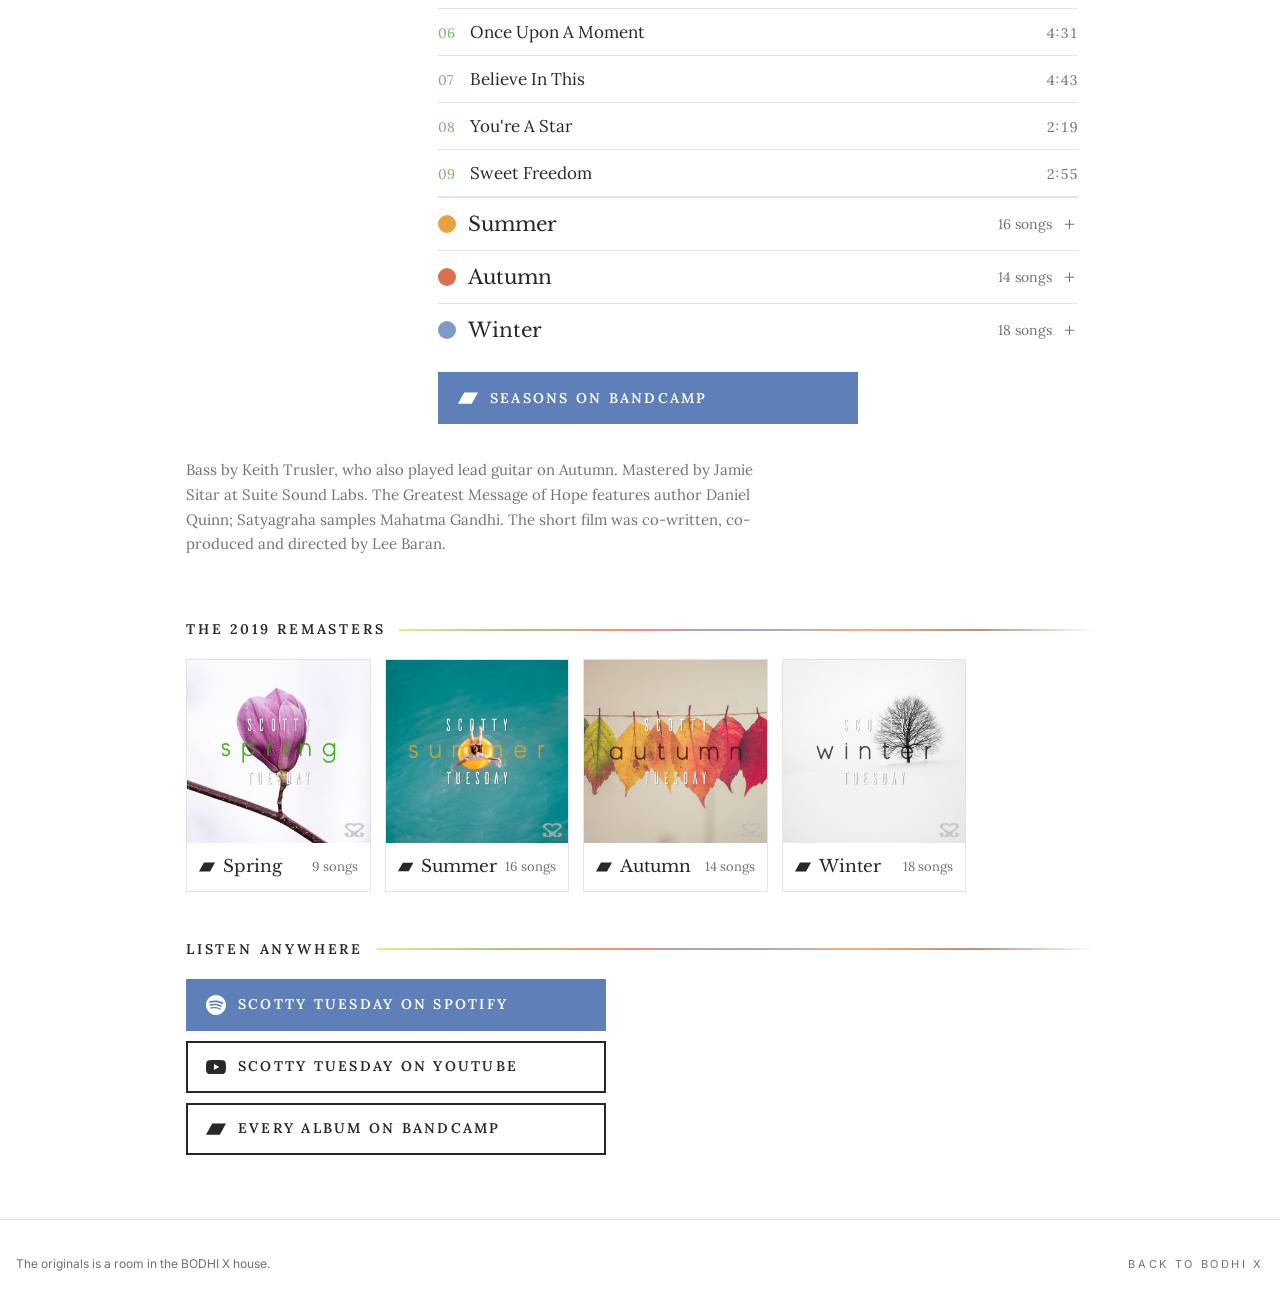
<file: the-originals/index.html>
<!doctype html>
<html lang="en">
<head>
<meta charset="utf-8">
<meta name="viewport" content="width=device-width, initial-scale=1, viewport-fit=cover">
<title>The originals | BODHI X</title>
<meta name="description" content="The originals: where SEASØNS began. Written and recorded alone in Vancouver, 2006 to 2008, released as a five-disc set with a short film. Remastered in 2019.">
<link rel="canonical" href="https://bodhixmusic.com/the-originals/">
<link rel="icon" type="image/svg+xml" href="/assets/marks/favicon.svg">
<link rel="apple-touch-icon" href="/assets/img/apple-touch-icon.png">
<meta name="theme-color" content="#FFFFFF">
<meta property="og:type" content="website">
<meta property="og:site_name" content="BODHI X">
<meta property="og:title" content="The originals | BODHI X">
<meta property="og:description" content="The originals: where SEASØNS began. Written and recorded alone in Vancouver, 2006 to 2008, released as a five-disc set with a short film. Remastered in 2019.">
<meta property="og:url" content="https://bodhixmusic.com/the-originals/">
<meta property="og:image" content="https://bodhixmusic.com/assets/rooms/the-originals/og-the-originals.jpg">
<meta property="og:image:width" content="1200">
<meta property="og:image:height" content="630">
<meta name="twitter:card" content="summary_large_image">
<link rel="preload" href="/assets/rooms/fonts/libre-baskerville-latin-400-normal.woff2" as="font" type="font/woff2" crossorigin>
<link rel="stylesheet" href="/assets/tokens/tokens.css">
<link rel="stylesheet" href="/assets/css/bodhix.css">
<script src="/assets/js/dock.js" defer></script>
<style>
@font-face{font-family:"Libre Baskerville";src:url("/assets/rooms/fonts/libre-baskerville-latin-400-normal.woff2") format("woff2");font-weight:400;font-style:normal;font-display:swap}
@font-face{font-family:"Libre Baskerville";src:url("/assets/rooms/fonts/libre-baskerville-latin-400-italic.woff2") format("woff2");font-weight:400;font-style:italic;font-display:swap}
@font-face{font-family:"Lora";src:url("/assets/rooms/fonts/lora-latin-400-normal.woff2") format("woff2");font-weight:400;font-style:normal;font-display:swap}
@font-face{font-family:"Lora";src:url("/assets/rooms/fonts/lora-latin-600-normal.woff2") format("woff2");font-weight:600;font-style:normal;font-display:swap}
:root{--bg:#FFFFFF;--ink:#2A2724;--ink-2:#77706A;--title:#2A2724;--accent:#5E7FB8;--on-accent:#fff;--rule:linear-gradient(90deg,#F2E68A,#9DCB8A,#EE9478,#93A9D4,#F1B27C,#B5917A,transparent);--line:rgba(42,39,36,.12);--card:#FAF8F4;--player-bg:#fff;--spine:#2A2724;--cover-shadow:0 0 0 1px rgba(0,0,0,.06),0 16px 36px rgba(0,0,0,.10);--title-font:"Libre Baskerville",serif;--label-font:"Lora",serif;--body-font:"Lora",serif;--page-bg:#fff;--h2-weight:600}

*{box-sizing:border-box}
html{background:var(--bg)}
body{margin:0;min-height:100vh;color:var(--ink);font-family:var(--body-font);font-size:17px;line-height:1.65;background:var(--page-bg);-webkit-font-smoothing:antialiased}
a{color:inherit}
.wrap{position:relative;z-index:1;max-width:940px;margin:0 auto;padding:0 max(16px,env(safe-area-inset-left,0px))}
.spine{position:relative;z-index:2;display:flex;justify-content:space-between;align-items:center;padding:calc(env(safe-area-inset-top,0px) + 10px) max(16px,env(safe-area-inset-left,0px)) 10px;font-family:"Inter",system-ui,sans-serif}
.spine a{display:inline-flex;align-items:center;gap:10px;min-height:44px;text-decoration:none;color:var(--spine);font-size:11px;letter-spacing:.24em;text-transform:uppercase;font-variation-settings:"opsz" 32}
.spine .home span{font-size:12px;letter-spacing:.30em}
.spine img{display:block}
.hero{display:grid;gap:28px;align-items:center;padding:28px 0 8px}
@media (min-width:760px){.hero{grid-template-columns:minmax(0,1fr) minmax(0,1fr);gap:48px;padding-top:44px}}
.cover{margin:0}
.cover img{display:block;width:100%;height:auto;box-shadow:var(--cover-shadow)}
.kicker{font-family:var(--label-font);font-size:13px;letter-spacing:.28em;text-transform:uppercase;color:var(--ink-2);margin:0 0 10px}
h1{font-family:var(--title-font);margin:0;line-height:.95;color:var(--title)}
.lede{font-size:19px;margin:18px 0 0}
section{padding:46px 0 0}
h2{font-family:var(--label-font);font-weight:var(--h2-weight,600);text-transform:uppercase;letter-spacing:.2em;font-size:14px;margin:0 0 18px;display:flex;align-items:center;gap:14px;color:var(--ink)}
h2::after{content:"";flex:1;height:2px;background:var(--rule)}
h3{font-family:var(--title-font);font-weight:400;margin:0 0 6px;font-size:28px;line-height:1.1;color:var(--title)}
.story p{margin:0 0 16px;max-width:64ch}
.album{display:grid;gap:22px;margin:0 0 34px}
@media (min-width:760px){.album{grid-template-columns:220px minmax(0,1fr);gap:32px;align-items:start}}
.album .cover img{box-shadow:var(--cover-shadow)}
.meta{color:var(--ink-2);font-size:14px;margin:0 0 14px;font-family:var(--label-font);letter-spacing:.12em;text-transform:uppercase}
.player{border:0;width:100%;max-width:640px;display:block;background:var(--player-bg);margin:0 0 6px}
.tracks{list-style:none;margin:0;padding:0;max-width:640px;counter-reset:t}
.tracks li{counter-increment:t;display:flex;align-items:baseline;gap:14px;padding:9px 0;border-bottom:1px solid var(--line)}
.tracks li::before{content:counter(t,decimal-leading-zero);font-family:var(--label-font);color:var(--accent);font-size:14px;min-width:2ch}
.tracks .t{flex:1}
.tracks .d{color:var(--ink-2);font-size:14px;font-variant-numeric:tabular-nums}
.more-tracks summary{cursor:pointer;min-height:44px;display:inline-flex;align-items:center;font-family:var(--label-font);letter-spacing:.18em;text-transform:uppercase;font-size:13px;color:var(--accent);border-bottom:1px solid currentColor}
.more-tracks[open] summary{margin-bottom:10px}
.note{color:var(--ink-2);font-size:15px;margin:14px 0 0;max-width:64ch}
.lineup{display:grid;grid-template-columns:repeat(auto-fit,minmax(min(180px,100%),1fr));gap:10px;max-width:780px;margin:0;padding:0;list-style:none}
.lineup li{background:var(--card);border:1px solid var(--line);padding:14px 16px}
.lineup b{display:block;font-family:var(--label-font);font-weight:600;font-size:17px;letter-spacing:.04em;color:var(--ink)}
.lineup span{color:var(--ink-2);font-size:14px}
.btns{display:flex;flex-direction:column;gap:10px;max-width:420px}
.btn{display:flex;align-items:center;gap:12px;min-height:52px;padding:0 18px;text-decoration:none;font-family:var(--label-font);font-weight:600;font-size:14px;letter-spacing:.16em;text-transform:uppercase;border:2px solid var(--ink);color:var(--ink);background:transparent;transition:background .2s,color .2s,border-color .2s}
.btn .ico{width:20px;height:20px;fill:currentColor;flex:none}
.btn.hot{background:var(--accent);border-color:var(--accent);color:var(--on-accent)}
button.btn{font:inherit;font-family:var(--label-font);font-weight:600;font-size:14px;letter-spacing:.16em;text-transform:uppercase;width:100%;cursor:pointer;text-align:left}
.play-album.is-loaded{background:transparent;color:var(--ink);border-color:var(--ink)}
.play-row{margin:0 0 14px}
.cover-note{margin:8px 0 0;font-size:13px;color:var(--ink-2);font-style:italic;line-height:1.4}
h1[tabindex="-1"]:focus{outline:none}
.btn:hover,.btn:focus-visible{background:var(--ink);border-color:var(--ink);color:var(--bg)}
a:focus-visible,summary:focus-visible{outline:2px solid var(--accent);outline-offset:3px}
.foot{position:relative;z-index:1;margin-top:64px;padding:22px max(16px,env(safe-area-inset-left,0px)) calc(env(safe-area-inset-bottom,0px) + 26px);border-top:1px solid var(--line);display:flex;flex-wrap:wrap;gap:8px 24px;justify-content:space-between;align-items:center;font-family:"Inter",system-ui,sans-serif;font-size:12px;color:var(--ink-2)}
.foot a{text-decoration:none;letter-spacing:.24em;text-transform:uppercase;font-size:11px;min-height:44px;display:inline-flex;align-items:center}
@media (prefers-reduced-motion:reduce){*{transition:none!important}}

.circles{display:flex;margin:6px 0 0;flex-wrap:nowrap}.circles span{--d:clamp(42px,11vw,72px);width:var(--d);height:var(--d);border-radius:50%;background:var(--c);opacity:.85;display:grid;place-items:center;font-family:"Libre Baskerville",serif;font-size:calc(var(--d)*.5);color:#1E1C1A;margin-left:calc(var(--d)*-.18);mix-blend-mode:multiply}.circles span:first-child{margin-left:0}
h1.orig{font-size:clamp(44px,9vw,76px);font-weight:400;line-height:1.05;margin-bottom:16px}.circles.small span{--d:30px}.lede{font-style:italic;font-family:"Libre Baskerville",serif}
.season-group{border-top:1px solid var(--line);max-width:640px}.season-group summary{list-style:none;cursor:pointer;min-height:52px;display:flex;align-items:center;gap:12px;font-family:"Libre Baskerville",serif;font-size:20px}.season-group summary::-webkit-details-marker{display:none}.season-group .dot{width:18px;height:18px;border-radius:50%;background:var(--sc);flex:none}.season-group .cnt{margin-left:auto;color:var(--ink-2);font-size:14px;font-family:"Lora",serif}.season-group summary::after{content:"+";color:var(--ink-2);font-size:20px;width:1ch}.season-group[open] summary::after{content:"−"}.season-group .tracks li::before{color:var(--sc)}
.rems{display:grid;grid-template-columns:repeat(2,minmax(0,1fr));gap:14px;max-width:780px}@media (min-width:960px){.rems{grid-template-columns:repeat(4,minmax(0,1fr))}}.rem-t em{white-space:nowrap}
.rem{display:block;text-decoration:none;border:1px solid var(--line);background:#fff;transition:transform .2s,box-shadow .2s}.rem img{display:block;width:100%;height:auto}.rem-t{display:flex;align-items:center;gap:8px;padding:10px 12px;min-height:48px;font-family:"Libre Baskerville",serif}.rem-t .ico{width:16px;height:16px;fill:currentColor}.rem-t em{margin-left:auto;font-style:normal;color:var(--ink-2);font-size:13px;font-family:"Lora",serif}.rem:hover,.rem:focus-visible{transform:translateY(-2px);box-shadow:0 10px 24px rgba(0,0,0,.1)}
.credits{color:var(--ink-2);font-size:15px;max-width:64ch}.seed{background:#FAF8F4;border-left:4px solid #9DCB8A;padding:16px 18px;max-width:64ch}
</style>
</head>
<body>
<svg class="icon-sprite" aria-hidden="true" style="position:absolute;width:0;height:0;overflow:hidden" xmlns="http://www.w3.org/2000/svg"><symbol id="i-bandcamp" viewBox="0 0 24 24"><path d="M0 18.75l7.437-13.5H24l-7.438 13.5H0z"/></symbol><symbol id="i-spotify" viewBox="0 0 24 24"><path d="M12 0C5.4 0 0 5.4 0 12s5.4 12 12 12 12-5.4 12-12S18.66 0 12 0zm5.521 17.34c-.24.359-.66.48-1.021.24-2.82-1.74-6.36-2.101-10.561-1.141-.418.122-.779-.179-.899-.539-.12-.421.18-.78.54-.9 4.56-1.021 8.52-.6 11.64 1.32.42.18.479.659.301 1.02zm1.44-3.3c-.301.42-.841.6-1.262.3-3.239-1.98-8.159-2.58-11.939-1.38-.479.12-1.02-.12-1.14-.6-.12-.48.12-1.021.6-1.141C9.6 9.9 15 10.561 18.72 12.84c.361.181.54.78.241 1.2zm.12-3.36C15.24 8.4 8.82 8.16 5.16 9.301c-.6.179-1.2-.181-1.38-.721-.18-.601.18-1.2.72-1.381 4.26-1.26 11.28-1.02 15.721 1.621.539.3.719 1.02.419 1.56-.299.421-1.02.599-1.559.3z"/></symbol><symbol id="i-youtube" viewBox="0 0 24 24"><path d="M23.498 6.186a3.016 3.016 0 0 0-2.122-2.136C19.505 3.545 12 3.545 12 3.545s-7.505 0-9.377.505A3.017 3.017 0 0 0 .502 6.186C0 8.07 0 12 0 12s0 3.93.502 5.814a3.016 3.016 0 0 0 2.122 2.136c1.871.505 9.376.505 9.376.505s7.505 0 9.377-.505a3.015 3.015 0 0 0 2.122-2.136C24 15.93 24 12 24 12s0-3.93-.502-5.814zM9.545 15.568V8.432L15.818 12l-6.273 3.568z"/></symbol></svg>
<header class="spine">
  <a class="home" href="/" aria-label="BODHI X home"><img src="/assets/marks/ring-year.svg" alt="" width="20" height="20"><span>BODHI X</span></a>
  <a href="/#eras-title">All rooms</a>
</header>
<main class="wrap">
<div class="hero">
  <figure class="cover"><img src="/assets/rooms/the-originals/seasons-original-masters-1200.jpg" srcset="/assets/rooms/the-originals/seasons-original-masters-600.jpg 600w, /assets/rooms/the-originals/seasons-original-masters-1200.jpg 1200w" sizes="(min-width:760px) 440px, 92vw" width="1200" height="1200" alt="The 2008 SEASONS cover: seven overlapping pastel circles, one letter in each."></figure>
  <div><p class="kicker">Vancouver · 2006 to 2008</p><h1 class="orig">The originals</h1><div class="circles small" aria-hidden="true"><span style="--c:#F2E68A">S</span><span style="--c:#9DCB8A">E</span><span style="--c:#EE9478">A</span><span style="--c:#93A9D4">S</span><span style="--c:#F1B27C">O</span><span style="--c:#B5917A">N</span><span style="--c:#7E7B78">S</span></div><p class="lede">Where SEASØNS began.</p></div>
</div>
<section class="story" aria-labelledby="s1"><h2 id="s1">The story</h2>
<p>SEASONS was written, played, produced, recorded, mixed and designed alone in a Vancouver apartment between 2006 and 2008, while falling in love. Fifty-seven songs across one year, in four seasons.</p>
<p>It came out in 2008 as Scott Valentine Presents: five discs, one CD for each season, plus a DVD short film, Seasons: A Film Journey, that told the story with one song from each season.</p>
<p class="seed">With a manager on board came a website and a song a week for a year. Free downloads went out on little cards embedded with seeds, each with a QR code: plant the card, keep the song. Radio stations picked it up, and the walk around Vancouver handing them out became a video.</p>
<p>In 2019 the four seasons were remastered and released as Scotty Tuesday. The five-disc sets are collector's items now. Today BODHI X is singing these songs again: <a href="/seasons/">enter SEASØNS</a>.</p>
</section>
<section aria-labelledby="s2"><h2 id="s2">The original masters</h2>
<div class="album">
  <figure class="cover"><img src="/assets/rooms/the-originals/seasons-original-masters-1200.jpg" srcset="/assets/rooms/the-originals/seasons-original-masters-600.jpg 600w, /assets/rooms/the-originals/seasons-original-masters-1200.jpg 1200w" sizes="(min-width:760px) 220px, 92vw" width="1200" height="1200" alt="Cover of Seasons (Original Masters)" loading="lazy"></figure>
  <div>
    <h3>Seasons</h3>
    <p class="meta">2008 · Original masters · 57 songs</p>
    <div class="btns play-row"><button type="button" class="btn hot play-album" data-album="4245630316" data-title="Seasons (Original Masters)" data-room="The originals" data-room-href="/the-originals/" data-cover="/assets/rooms/the-originals/seasons-original-masters-600.jpg"><svg class="ico" aria-hidden="true" focusable="false" viewBox="0 0 24 24"><path d="M7 4.5v15l13-7.5z" fill="currentColor"/></svg><span class="pa-label">Play Seasons (Original Masters)</span></button></div>
    <details class="season-group" style="--sc:#7DB46C" open><summary><span class="dot"></span>Spring<span class="cnt">9 songs</span></summary><ol class="tracks" start="1" style="counter-reset:t 0"><li><span class="t">Watch It Grow</span><span class="d">4:07</span></li><li><span class="t">Cheerleader</span><span class="d">2:48</span></li><li><span class="t">Jukebox</span><span class="d">3:53</span></li><li><span class="t">Freak In You</span><span class="d">3:29</span></li><li><span class="t">Rewind</span><span class="d">3:11</span></li><li><span class="t">Once Upon A Moment</span><span class="d">4:31</span></li><li><span class="t">Believe In This</span><span class="d">4:43</span></li><li><span class="t">You&#x27;re A Star</span><span class="d">2:19</span></li><li><span class="t">Sweet Freedom</span><span class="d">2:55</span></li></ol></details><details class="season-group" style="--sc:#E9A23B"><summary><span class="dot"></span>Summer<span class="cnt">16 songs</span></summary><ol class="tracks" start="10" style="counter-reset:t 9"><li><span class="t">Where Do We Belong?</span><span class="d">3:17</span></li><li><span class="t">Big City Welcome</span><span class="d">1:15</span></li><li><span class="t">Hang On</span><span class="d">4:08</span></li><li><span class="t">21st Century Animal Family Plan</span><span class="d">2:32</span></li><li><span class="t">Little Black Book</span><span class="d">3:45</span></li><li><span class="t">Cool Kids</span><span class="d">2:52</span></li><li><span class="t">This Crazy Behaviour</span><span class="d">2:35</span></li><li><span class="t">TV</span><span class="d">1:56</span></li><li><span class="t">The Watershed</span><span class="d">2:56</span></li><li><span class="t">Insomniac</span><span class="d">3:58</span></li><li><span class="t">Satyagraha</span><span class="d">3:56</span></li><li><span class="t">The Greatest Message of Hope</span><span class="d">1:43</span></li><li><span class="t">Man of Science, Leap of Faith</span><span class="d">3:44</span></li><li><span class="t">Home</span><span class="d">1:57</span></li><li><span class="t">Beautiful Accident</span><span class="d">2:18</span></li><li><span class="t">Don&#x27;t Break My Heart</span><span class="d">4:05</span></li></ol></details><details class="season-group" style="--sc:#D9704E"><summary><span class="dot"></span>Autumn<span class="cnt">14 songs</span></summary><ol class="tracks" start="26" style="counter-reset:t 25"><li><span class="t">Camouflage</span><span class="d">4:29</span></li><li><span class="t">Gone</span><span class="d">3:02</span></li><li><span class="t">Low Country Road</span><span class="d">3:41</span></li><li><span class="t">Dancing On The Rooftops</span><span class="d">2:22</span></li><li><span class="t">The Pill</span><span class="d">2:54</span></li><li><span class="t">This Ridicule</span><span class="d">3:17</span></li><li><span class="t">Everything &amp; Anything</span><span class="d">3:26</span></li><li><span class="t">Lonely Killer</span><span class="d">3:42</span></li><li><span class="t">Forgotten</span><span class="d">3:22</span></li><li><span class="t">Bleeding Heart</span><span class="d">4:03</span></li><li><span class="t">A Way Out Of Here</span><span class="d">3:36</span></li><li><span class="t">Echoes of Light</span><span class="d">3:16</span></li><li><span class="t">Three Words</span><span class="d">3:05</span></li><li><span class="t">The Abyss</span><span class="d">4:00</span></li></ol></details><details class="season-group" style="--sc:#7F99C9"><summary><span class="dot"></span>Winter<span class="cnt">18 songs</span></summary><ol class="tracks" start="40" style="counter-reset:t 39"><li><span class="t">Ain&#x27;t That The Truth? (Part 1)</span><span class="d">4:05</span></li><li><span class="t">Living in New York</span><span class="d">4:17</span></li><li><span class="t">Our Finest Hour</span><span class="d">4:34</span></li><li><span class="t">Doves of Hiroshima</span><span class="d">2:38</span></li><li><span class="t">Seasons</span><span class="d">4:03</span></li><li><span class="t">A Truce</span><span class="d">2:52</span></li><li><span class="t">Inside Out</span><span class="d">3:51</span></li><li><span class="t">No Worries</span><span class="d">2:08</span></li><li><span class="t">Kisses</span><span class="d">2:51</span></li><li><span class="t">Warning Bells</span><span class="d">2:55</span></li><li><span class="t">Save The World</span><span class="d">4:08</span></li><li><span class="t">Green The New Black</span><span class="d">4:00</span></li><li><span class="t">Do It For Love</span><span class="d">3:55</span></li><li><span class="t">Someone</span><span class="d">6:25</span></li><li><span class="t">A Love Song</span><span class="d">2:10</span></li><li><span class="t">The Perfect Song</span><span class="d">3:41</span></li><li><span class="t">From Here To There</span><span class="d">3:13</span></li><li><span class="t">Ain&#x27;t That The Truth? (Part 2)</span><span class="d">4:47</span></li></ol></details>
    <div class="btns" style="margin-top:16px"><a class="btn hot" href="https://scottytuesday.bandcamp.com/album/seasons-original-masters" target="_blank" rel="me noopener"><svg class="ico" aria-hidden="true" focusable="false"><use href="#i-bandcamp"/></svg><span>Seasons on Bandcamp</span></a></div>
  </div>
</div>
<p class="credits">Bass by Keith Trusler, who also played lead guitar on Autumn. Mastered by Jamie Sitar at Suite Sound Labs. The Greatest Message of Hope features author Daniel Quinn; Satyagraha samples Mahatma Gandhi. The short film was co-written, co-produced and directed by Lee Baran.</p>
</section>
<section aria-labelledby="s3"><h2 id="s3">The 2019 remasters</h2>
<div class="rems"><a class="rem" href="https://scottytuesday.bandcamp.com/album/spring" target="_blank" rel="me noopener"><img src="/assets/rooms/the-originals/spring-2019-600.jpg" width="600" height="600" alt="Cover of Spring by Scotty Tuesday, the 2019 remaster" loading="lazy"><span class="rem-t"><svg class="ico" aria-hidden="true" focusable="false"><use href="#i-bandcamp"/></svg>Spring<em>9 songs</em></span></a><a class="rem" href="https://scottytuesday.bandcamp.com/album/summer" target="_blank" rel="me noopener"><img src="/assets/rooms/the-originals/summer-2019-600.jpg" width="600" height="600" alt="Cover of Summer by Scotty Tuesday, the 2019 remaster" loading="lazy"><span class="rem-t"><svg class="ico" aria-hidden="true" focusable="false"><use href="#i-bandcamp"/></svg>Summer<em>16 songs</em></span></a><a class="rem" href="https://scottytuesday.bandcamp.com/album/autumn" target="_blank" rel="me noopener"><img src="/assets/rooms/the-originals/autumn-2019-600.jpg" width="600" height="600" alt="Cover of Autumn by Scotty Tuesday, the 2019 remaster" loading="lazy"><span class="rem-t"><svg class="ico" aria-hidden="true" focusable="false"><use href="#i-bandcamp"/></svg>Autumn<em>14 songs</em></span></a><a class="rem" href="https://scottytuesday.bandcamp.com/album/winter" target="_blank" rel="me noopener"><img src="/assets/rooms/the-originals/winter-2019-600.jpg" width="600" height="600" alt="Cover of Winter by Scotty Tuesday, the 2019 remaster" loading="lazy"><span class="rem-t"><svg class="ico" aria-hidden="true" focusable="false"><use href="#i-bandcamp"/></svg>Winter<em>18 songs</em></span></a></div>
</section>
<section aria-labelledby="s4"><h2 id="s4">Listen anywhere</h2><div class="btns">
<a class="btn hot" href="https://open.spotify.com/artist/1jKYWx4scefBPx9Z6tCu8C" target="_blank" rel="me noopener"><svg class="ico" aria-hidden="true" focusable="false"><use href="#i-spotify"/></svg><span>Scotty Tuesday on Spotify</span></a>
<a class="btn" href="https://www.youtube.com/@ScottValentine1975" target="_blank" rel="me noopener"><svg class="ico" aria-hidden="true" focusable="false"><use href="#i-youtube"/></svg><span>Scotty Tuesday on YouTube</span></a>
<a class="btn" href="https://scottytuesday.bandcamp.com" target="_blank" rel="me noopener"><svg class="ico" aria-hidden="true" focusable="false"><use href="#i-bandcamp"/></svg><span>Every album on Bandcamp</span></a>
</div></section>
</main>
<footer class="foot">
  <span>The originals is a room in the BODHI X house.</span>
  <a href="/">Back to BODHI X</a>
</footer>
</body>
</html>
</file>
<file: assets/tokens/tokens.css>
/* BODHI X tokens, generated from tokens/tokens.json. Single paper theme by design. */
@font-face{font-family:Inter;src:url(../fonts/inter-variable-opsz-wght.woff2) format("woff2");font-weight:100 900;font-display:swap}
:root{
  --paper:#F6F3EA;
  --paper-deep:#ECE8DE;
  --ink:#282623;
  --ink-2:#6E685F;
  --ghost:#D8D2C6;
  --spring:#528E42;
  --summer:#DE8018;
  --autumn:#BA5426;
  --winter:#5C96BE;
  --spring-text:#47733A;
  --summer-text:#935B1D;
  --autumn-text:#A84E26;
  --winter-text:#496D85;
  --space-1:4px;
  --space-2:8px;
  --space-3:12px;
  --space-4:16px;
  --space-5:24px;
  --space-6:32px;
  --space-7:48px;
  --space-8:64px;
  --space-9:96px;
  --radius-none:0px;
  --radius-pill:999px;
  --radius-round:50%;
  --safe-top-9x16:250px;
  --safe-bottom-9x16:420px;
  --safe-right-9x16:140px;
  --safe-left-9x16:64px;
  --cover-margin:6.25%;
  --endscreen-clear-16x9:44%;
  --font-inter:Inter, "Helvetica Neue", Arial, sans-serif;
  color-scheme:light;
}
.mark{font-family:var(--font-inter);font-size:44px;line-height:1.1;font-weight:300;letter-spacing:0.30em;font-variation-settings:"opsz" 32;text-transform:uppercase}
.title{font-family:var(--font-inter);font-size:22px;line-height:1.2;font-weight:300;letter-spacing:0.30em;font-variation-settings:"opsz" 32;text-transform:uppercase}
.label{font-family:var(--font-inter);font-size:13px;line-height:1.4;font-weight:400;letter-spacing:0.26em;font-variation-settings:"opsz" 32;text-transform:uppercase}
.ui{font-family:var(--font-inter);font-size:11px;line-height:1.3;font-weight:400;letter-spacing:0.24em;font-variation-settings:"opsz" 32;text-transform:uppercase}
.lyric-lg{font-family:var(--font-inter);font-size:32px;line-height:1.4;font-weight:300;letter-spacing:0.01em;font-variation-settings:"opsz" 32}
.lyric{font-family:var(--font-inter);font-size:20px;line-height:1.5;font-weight:300;letter-spacing:0.01em;font-variation-settings:"opsz" 32}
.body{font-family:var(--font-inter);font-size:15px;line-height:1.6;font-weight:400}
.note{font-family:var(--font-inter);font-size:13px;line-height:1.45;font-weight:400}
.domain{font-family:var(--font-inter);font-size:15px;line-height:1.3;font-weight:400;letter-spacing:0.10em}
</file>
<file: assets/css/bodhix.css>
/* BODHI X spine components. Class prefix bx-. Values come from tokens.css; fallbacks match tokens.json. */
.bx{font-family:var(--font-inter,Inter,"Helvetica Neue",Arial,sans-serif);color:var(--ink,#282623);-webkit-font-smoothing:antialiased}
.bx-caps{text-transform:uppercase;font-weight:300;font-variation-settings:"opsz" 32;letter-spacing:.30em;margin-right:-.30em}
.bx-mark{font-size:44px;line-height:1.1}
.bx-title{font-size:22px;line-height:1.2}
.bx-label{font-size:13px;line-height:1.4;font-weight:400;letter-spacing:.26em;margin-right:-.26em}
.bx-domain{font-size:15px;letter-spacing:.10em;font-weight:400}
.bx-note{font-size:13px;line-height:1.45;color:var(--ink-2,#6E685F)}
.bx-lyric{font-weight:300;font-variation-settings:"opsz" 32;font-size:20px;line-height:1.5;letter-spacing:.01em;text-wrap:balance}
.bx-lyric .w{opacity:.28;transition:opacity .35s ease}
.bx-lyric .w.on{opacity:1}
.bx-spring{color:var(--spring-text,#47733A)}.bx-summer{color:var(--summer-text,#935B1D)}.bx-autumn{color:var(--autumn-text,#A84E26)}.bx-winter{color:var(--winter-text,#496D85)}
.bx-lg-spring{color:var(--spring,#528E42)}.bx-lg-summer{color:var(--summer,#DE8018)}.bx-lg-autumn{color:var(--autumn,#BA5426)}.bx-lg-winter{color:var(--winter,#5C96BE)}
.bx-stage{background:var(--paper,#F6F3EA);padding:24px 16px;display:flex;gap:32px;flex-wrap:wrap;align-items:center;justify-content:center}

/* season stack */
.bx-stack{display:inline-flex;flex-direction:column;gap:6px;font-size:13px}
.bx-stack.right{align-items:flex-end;text-align:right}

/* track line: the end card's text stack */
.bx-trackline{display:flex;flex-direction:column;align-items:center;gap:14px;text-align:center}

/* end card */
.bx-endcard{position:relative;aspect-ratio:9/16;width:270px;max-width:100%;background:var(--paper,#F6F3EA);display:flex;flex-direction:column;align-items:center;padding-top:7.8%}
.bx-endcard img{width:87%;aspect-ratio:1;box-shadow:0 8px 22px rgba(40,38,35,.16);display:block}
.bx-endcard .bx-trackline{margin-top:7%;gap:6px}
.bx-endcard .bx-label{font-size:8px}.bx-endcard .bx-title{font-size:13px}.bx-endcard .bx-domain{font-size:8px}

/* paper tab on a song world */
.bx-tab{display:inline-flex;flex-direction:column;align-items:center;gap:8px;background:var(--paper,#F6F3EA);padding:14px 28px}
.bx-tab .bx-title{font-size:15px}.bx-tab .bx-label{font-size:10px}

/* web: actions */
.bx-tb{background:none;border:0;padding:0;min-height:44px;cursor:pointer;color:var(--ink-2,#6E685F);font:inherit;font-size:11px;font-weight:400;letter-spacing:.24em;text-transform:uppercase;font-variation-settings:"opsz" 32;border-bottom:1px solid transparent;transition:color .3s}
.bx-tb:hover,.bx-tb[aria-pressed="true"]{color:var(--ink,#282623)}
.bx-tb[aria-pressed="true"]{border-bottom-color:currentColor}
.bx-seed{display:inline-flex;align-items:center;gap:10px;min-height:44px;padding:6px 20px 6px 12px;border:1px solid var(--ghost,#D8D2C6);border-radius:var(--radius-pill,999px);background:var(--paper,#F6F3EA);color:var(--ink,#282623);cursor:pointer;font:inherit;font-size:11px;letter-spacing:.26em;text-transform:uppercase;font-variation-settings:"opsz" 32;transition:border-color .3s}
.bx-seed:hover{border-color:var(--ink-2,#6E685F)}
.bx-round{width:46px;height:46px;border-radius:50%;border:1px solid var(--ghost,#D8D2C6);background:transparent;display:grid;place-items:center;color:var(--ink,#282623);cursor:pointer;transition:border-color .3s}
.bx-round:hover{border-color:var(--ink-2,#6E685F)}
.bx-round svg{width:18px;height:18px}
.bx-round.small{width:40px;height:40px;color:var(--ink-2,#6E685F)}.bx-round.small svg{width:12px;height:12px}
:focus-visible{outline:2px solid var(--ink,#282623);outline-offset:4px}

/* web: player dock */
.bx-dock{display:flex;align-items:center;gap:14px;max-width:520px;width:100%}
.bx-dock .trk{flex:1;min-width:0}
.bx-dock .trk p{margin:0}
.bx-time{font-size:12px;color:var(--ink-2,#6E685F);font-variant-numeric:tabular-nums}

/* web: song list */
.bx-songs{list-style:none;margin:0;padding:0;max-width:520px;width:100%}
.bx-song{display:grid;grid-template-columns:3.5em 1fr auto;align-items:center;gap:12px;padding:12px 0;border-bottom:1px solid var(--ghost,#D8D2C6)}
.bx-song .n{font-size:12px;color:var(--ink-2,#6E685F);font-variant-numeric:tabular-nums;letter-spacing:.1em}
.bx-song .t{font-size:13px;letter-spacing:.26em;text-transform:uppercase;font-variation-settings:"opsz" 32;font-weight:400}
.bx-song .s{font-size:12px;color:var(--ink-2,#6E685F)}
.bx-song.waiting .t{color:var(--ink-2,#6E685F)}
.bx-dot{display:inline-block;width:7px;height:7px;border-radius:50%;margin-right:8px;vertical-align:1px;background:var(--ghost,#D8D2C6)}
.bx-dot.spring{background:var(--spring,#528E42)}.bx-dot.summer{background:var(--summer,#DE8018)}.bx-dot.autumn{background:var(--autumn,#BA5426)}.bx-dot.winter{background:var(--winter,#5C96BE)}

/* web: era room */
.bx-eras{display:grid;grid-template-columns:repeat(auto-fit,minmax(200px,1fr));gap:1px;background:var(--ghost,#D8D2C6);border:1px solid var(--ghost,#D8D2C6);max-width:640px;width:100%}
.bx-era{background:var(--paper,#F6F3EA);padding:24px 20px;display:flex;flex-direction:column;gap:10px;min-height:140px}
.bx-era .mark{width:40px;height:40px}
.bx-era.closed{background:var(--paper-deep,#ECE8DE)}
.bx-era.closed .bx-title{color:var(--ink-2,#6E685F)}

/* web: credits */
.bx-credits{display:grid;grid-template-columns:auto 1fr;gap:4px 18px;font-size:14px;margin:0}
.bx-credits dt{color:var(--ink-2,#6E685F)}.bx-credits dd{margin:0}
</file>
<file: assets/css/site.css>
/* bodhixmusic.com page layout. Colours, type and components come from tokens.css and bodhix.css. Sparse like the cover: one subject, centred, paper around it. */
html{background:var(--paper)}
body{margin:0;background:var(--paper);color:var(--ink);font-family:var(--font-inter);font-size:15px;line-height:1.6;-webkit-font-smoothing:antialiased;
  padding-left:max(16px,env(safe-area-inset-left,0px));padding-right:max(16px,env(safe-area-inset-right,0px))}
a{color:inherit}
img{max-width:100%;height:auto;display:block}
.visually-hidden{position:absolute!important;width:1px;height:1px;overflow:hidden;clip:rect(0 0 0 0);white-space:nowrap}

.site-head{display:flex;justify-content:space-between;align-items:center;max-width:1040px;margin:0 auto;
  padding-top:calc(env(safe-area-inset-top,0px) + 12px);padding-bottom:12px}
.site-head nav a{text-decoration:none;display:inline-flex;align-items:center}
.home{display:inline-flex;align-items:center;gap:12px;text-decoration:none;min-height:44px}
.home .bx-caps{font-size:13px;letter-spacing:.30em}

main{max-width:1040px;margin:0 auto;display:grid;gap:var(--space-9)}

.hero{display:flex;flex-direction:column;align-items:center;text-align:center;gap:var(--space-5);padding-top:var(--space-5)}
.hero .cover{display:block;width:min(520px,100%)}
.hero .cover img{width:100%;aspect-ratio:1}
.bio{margin:0;max-width:34ch;font-size:16px;line-height:1.6;text-wrap:balance}
.enter{text-decoration:none}
.enter span{white-space:nowrap}

.section-title{margin:0;font-size:22px;line-height:1.2;letter-spacing:.30em;text-align:center}
.lead{margin:var(--space-2) 0 0;text-align:center}
.seasons,.eras-wrap,.follow{display:flex;flex-direction:column;align-items:center}

.season-grid{list-style:none;margin:var(--space-6) 0 0;padding:0;display:grid;grid-template-columns:repeat(2,minmax(0,1fr));gap:var(--space-5) var(--space-4);width:100%;max-width:640px}
@media (min-width:860px){.season-grid{grid-template-columns:repeat(4,minmax(0,1fr));max-width:1040px}}
.season-grid li{display:flex;flex-direction:column;gap:var(--space-2);min-width:0}
.season-grid img{width:100%;aspect-ratio:1;background:var(--paper-deep)}
.season-grid .bx-label{margin-right:0}

.eras-wrap .bx-eras{margin-top:var(--space-6);background:none;border:0;gap:0;padding:1px 0 0 1px;max-width:840px}
.eras-wrap .bx-era{border:1px solid var(--ghost);margin:-1px 0 0 -1px}
.bx-era{text-decoration:none}
.bx-era.open:hover .bx-title,.bx-era.open:focus-visible .bx-title{text-decoration:underline;text-underline-offset:6px;text-decoration-thickness:1px}
.bx-era .bx-title{font-size:15px;line-height:1.35}
.bx-era .mark{display:block}

.follow .links{list-style:none;margin:var(--space-5) 0 var(--space-2);padding:0;display:flex;flex-wrap:wrap;justify-content:center;gap:var(--space-2) var(--space-6)}
.follow .bx-tb{display:inline-flex;align-items:center;text-decoration:none}
.follow .bx-note{margin:0}

.site-foot{max-width:1040px;margin:var(--space-9) auto 0;padding:var(--space-6) 0 calc(env(safe-area-inset-bottom,0px) + var(--space-6));border-top:1px solid var(--ghost);
  display:flex;flex-wrap:wrap;justify-content:space-between;align-items:baseline;gap:var(--space-2) var(--space-5)}
.site-foot p{margin:0}

@media (prefers-reduced-motion:reduce){*{transition:none!important;animation:none!important}}
/* phone fit: keep long tracked room titles inside the screen */
main,.hero,.seasons,.eras-wrap,.follow{min-width:0;max-width:100%}
.eras-wrap .bx-eras{grid-template-columns:repeat(auto-fit,minmax(min(200px,100%),1fr))}
.bx-era,.bx-era .bx-title{min-width:0;overflow-wrap:anywhere}
/* rooms grid: four across on wide screens so eight rooms sit in two rows */
.eras-wrap .bx-eras{max-width:1040px}
@media (min-width:900px){.eras-wrap .bx-eras{grid-template-columns:repeat(4,minmax(0,1fr))}}
/* room links v2: stacked, look like buttons, platform icon first */
.bx-era.linked{background:var(--paper)}
.era-links{display:flex;flex-direction:column;align-items:stretch;gap:8px;margin-top:auto;padding-top:6px}
.room-link{display:flex;align-items:center;gap:12px;min-height:48px;padding:8px 12px;background:var(--paper-deep);border:1px solid var(--ghost);color:var(--ink);text-decoration:none;transition:background .2s,color .2s,border-color .2s}
.room-link .ico{width:18px;height:18px;flex:none;fill:currentColor}
.room-link .rl-text{display:flex;flex-direction:column;gap:2px;flex:1;min-width:0}
.room-link .rl-label{font-size:11px;letter-spacing:.24em;text-transform:uppercase;font-variation-settings:"opsz" 32;line-height:1.3}
.room-link .rl-sub{font-size:12px;color:var(--ink-2);letter-spacing:0}
.room-link .go{width:14px;height:14px;flex:none;color:var(--ink-2)}
a.room-link:hover,a.room-link:focus-visible,.bx-era.open:hover .room-link.enter,.bx-era.open:focus-visible .room-link.enter{background:var(--ink);border-color:var(--ink);color:var(--paper)}
a.room-link:hover .rl-sub,a.room-link:focus-visible .rl-sub,a.room-link:hover .go,a.room-link:focus-visible .go,.bx-era.open:hover .room-link .go{color:var(--paper)}
.room-link.enter{padding-left:14px}
a.room-link:focus-visible{outline:2px solid var(--ink);outline-offset:2px}
.bx-era.open:hover .bx-title{text-decoration:none}
/* follow links with icons */
.follow .follow-links{display:flex;flex-wrap:wrap;justify-content:center;gap:10px;list-style:none;padding:0;margin:var(--space-5,24px) 0 var(--space-4,16px)}
.follow-link{display:inline-flex;align-items:center;gap:10px;min-height:48px;padding:0 18px;border:1px solid var(--ghost);background:var(--paper);color:var(--ink);text-decoration:none;font-size:11px;letter-spacing:.24em;text-transform:uppercase;font-variation-settings:"opsz" 32;transition:background .2s,color .2s,border-color .2s}
.follow-link .ico{width:18px;height:18px;fill:currentColor;flex:none}
.follow-link:hover,.follow-link:focus-visible{background:var(--ink);border-color:var(--ink);color:var(--paper)}
@media (max-width:420px){.follow .follow-links{display:grid;grid-template-columns:1fr 1fr;gap:10px;width:100%}.follow-links li{display:flex}.follow-link{flex:1;justify-content:center;padding:0 10px}}
/* pre-save / listen button (hidden until the HyperFollow link exists) */
.presave-wrap{margin:14px 0 0}.presave-wrap[hidden]{display:none}
</file>
